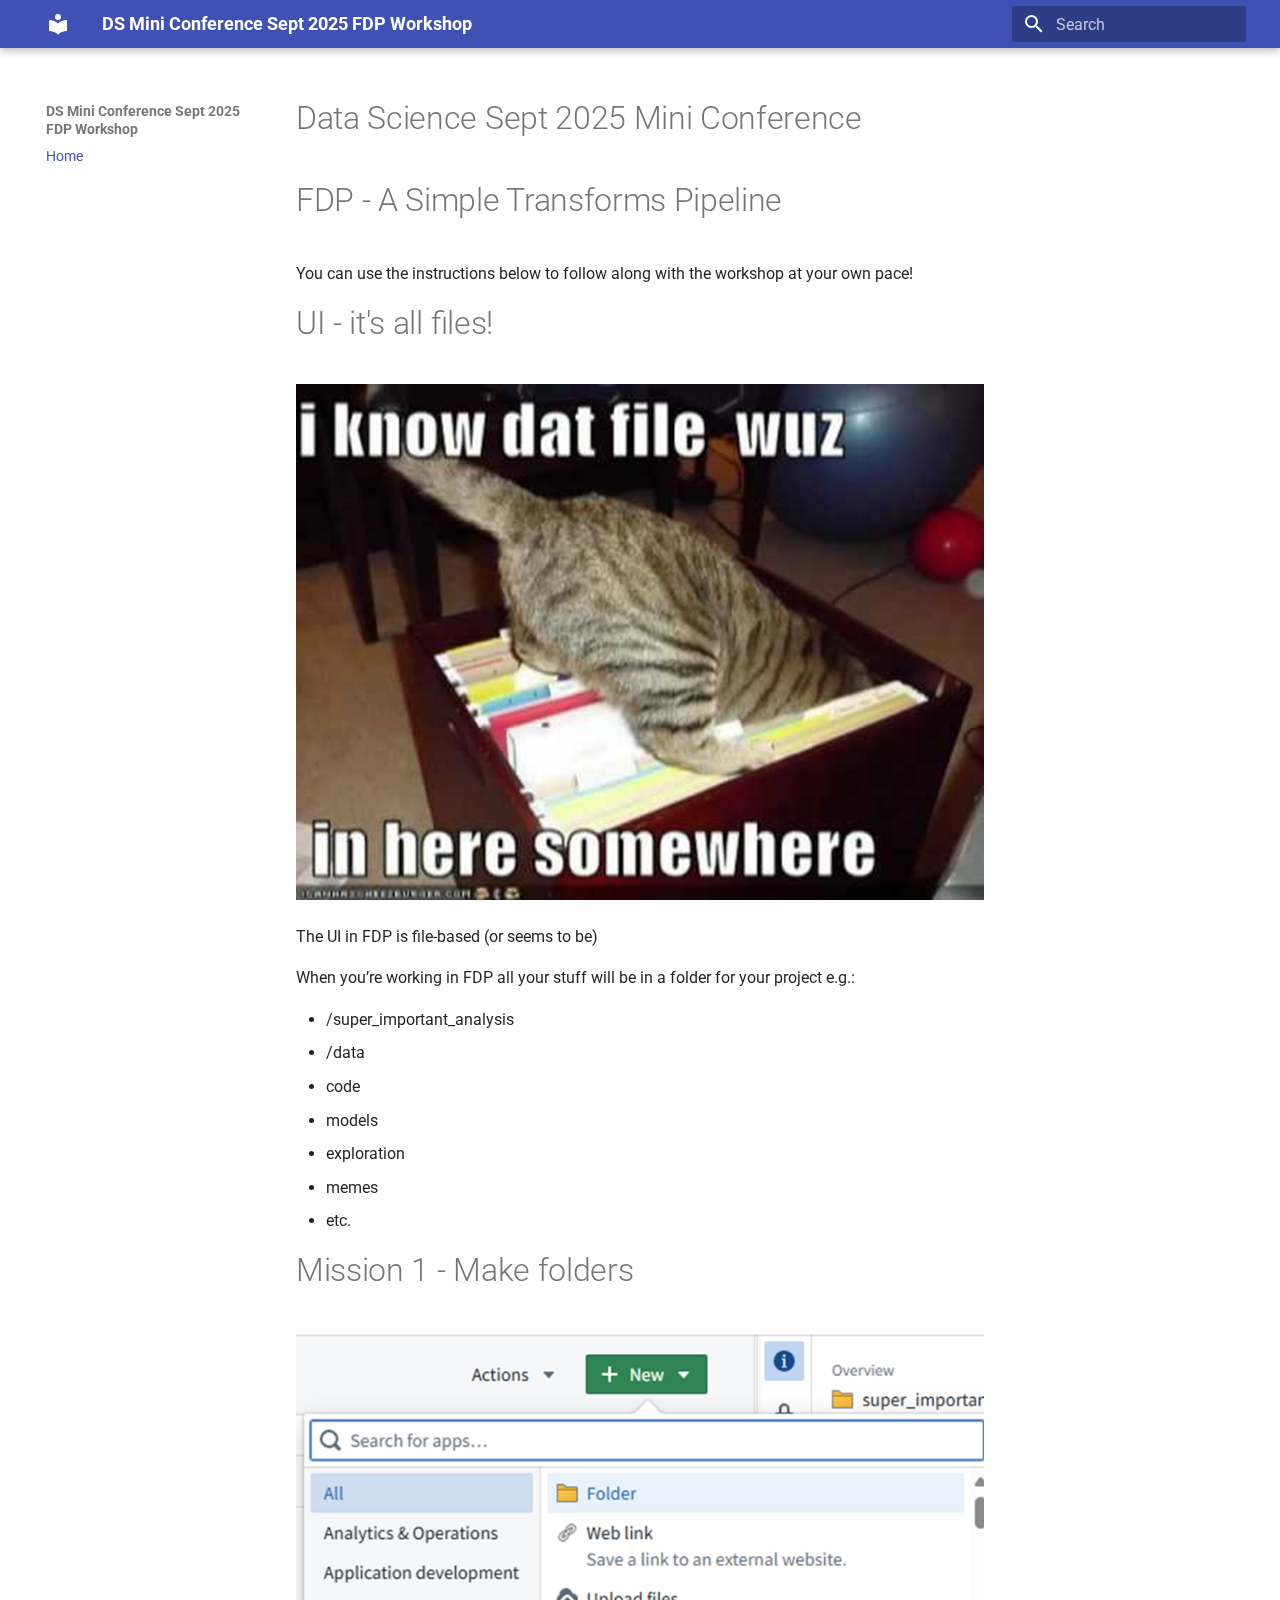
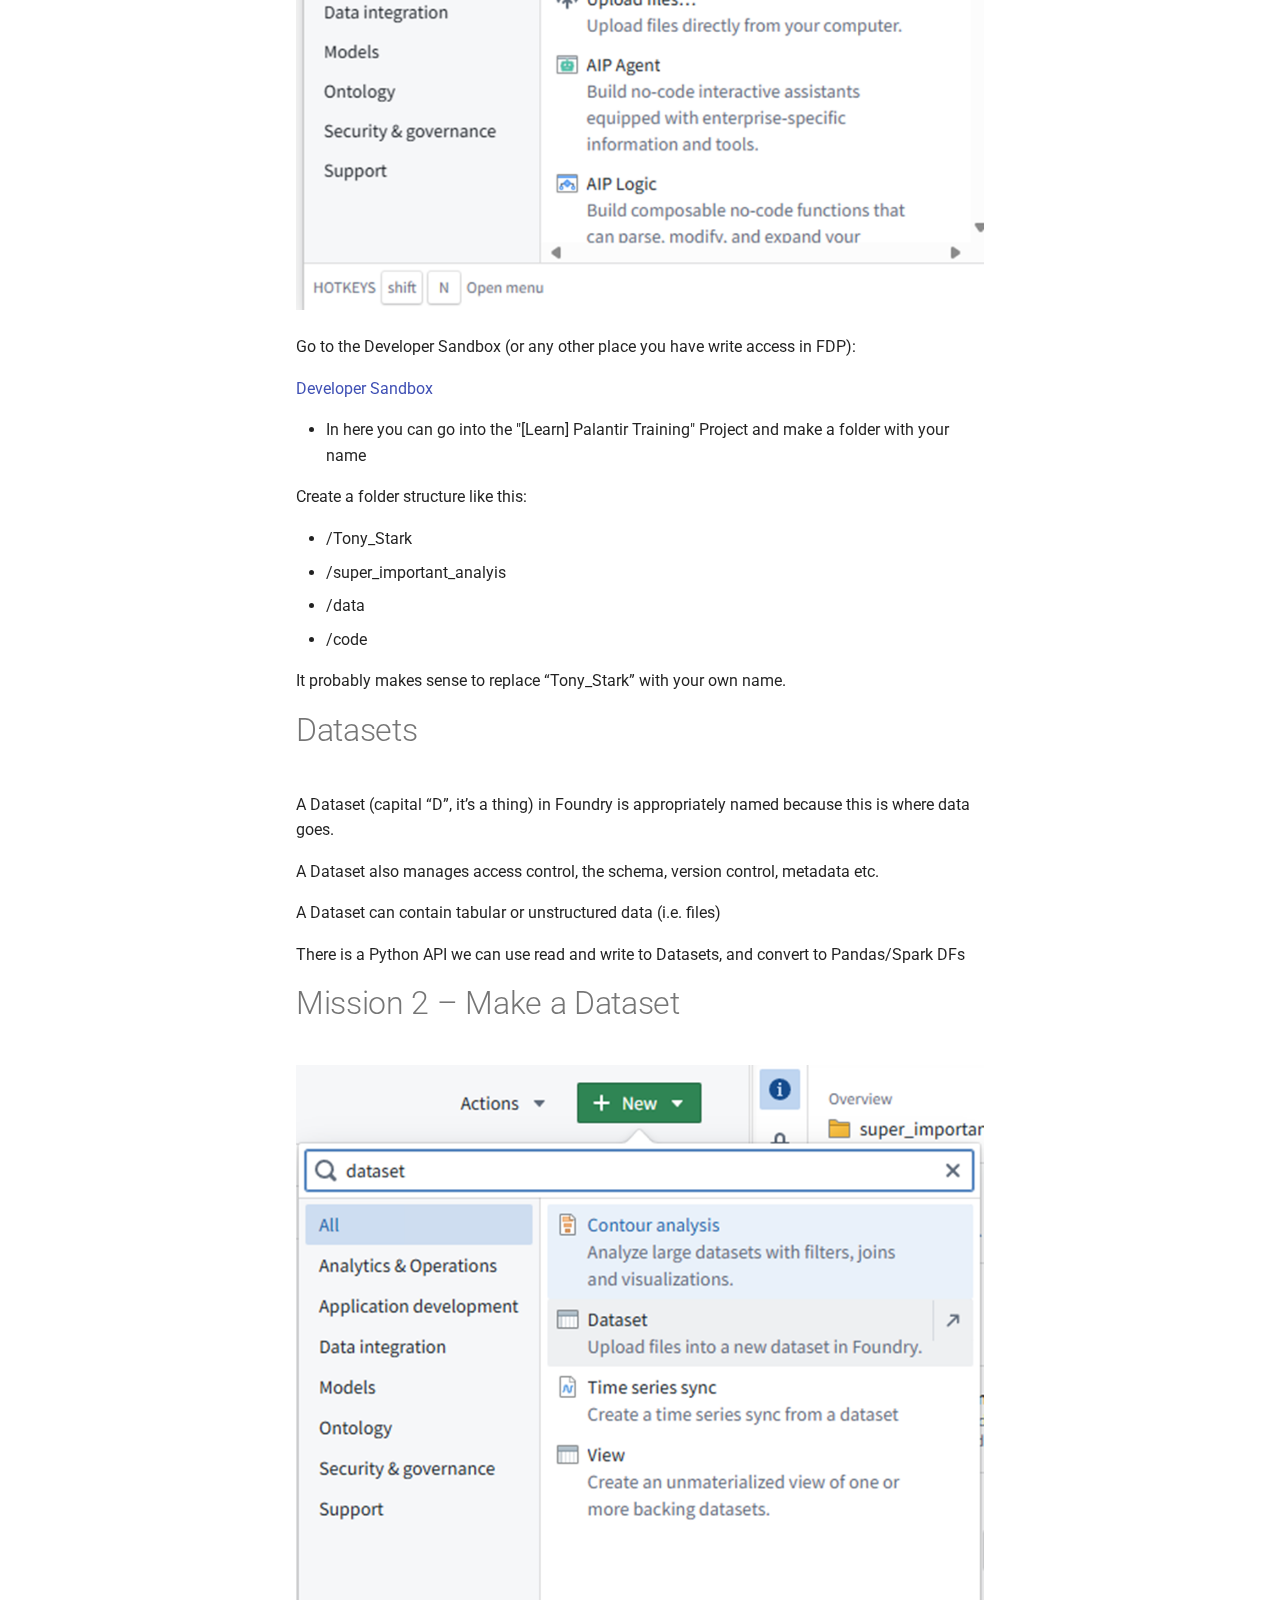
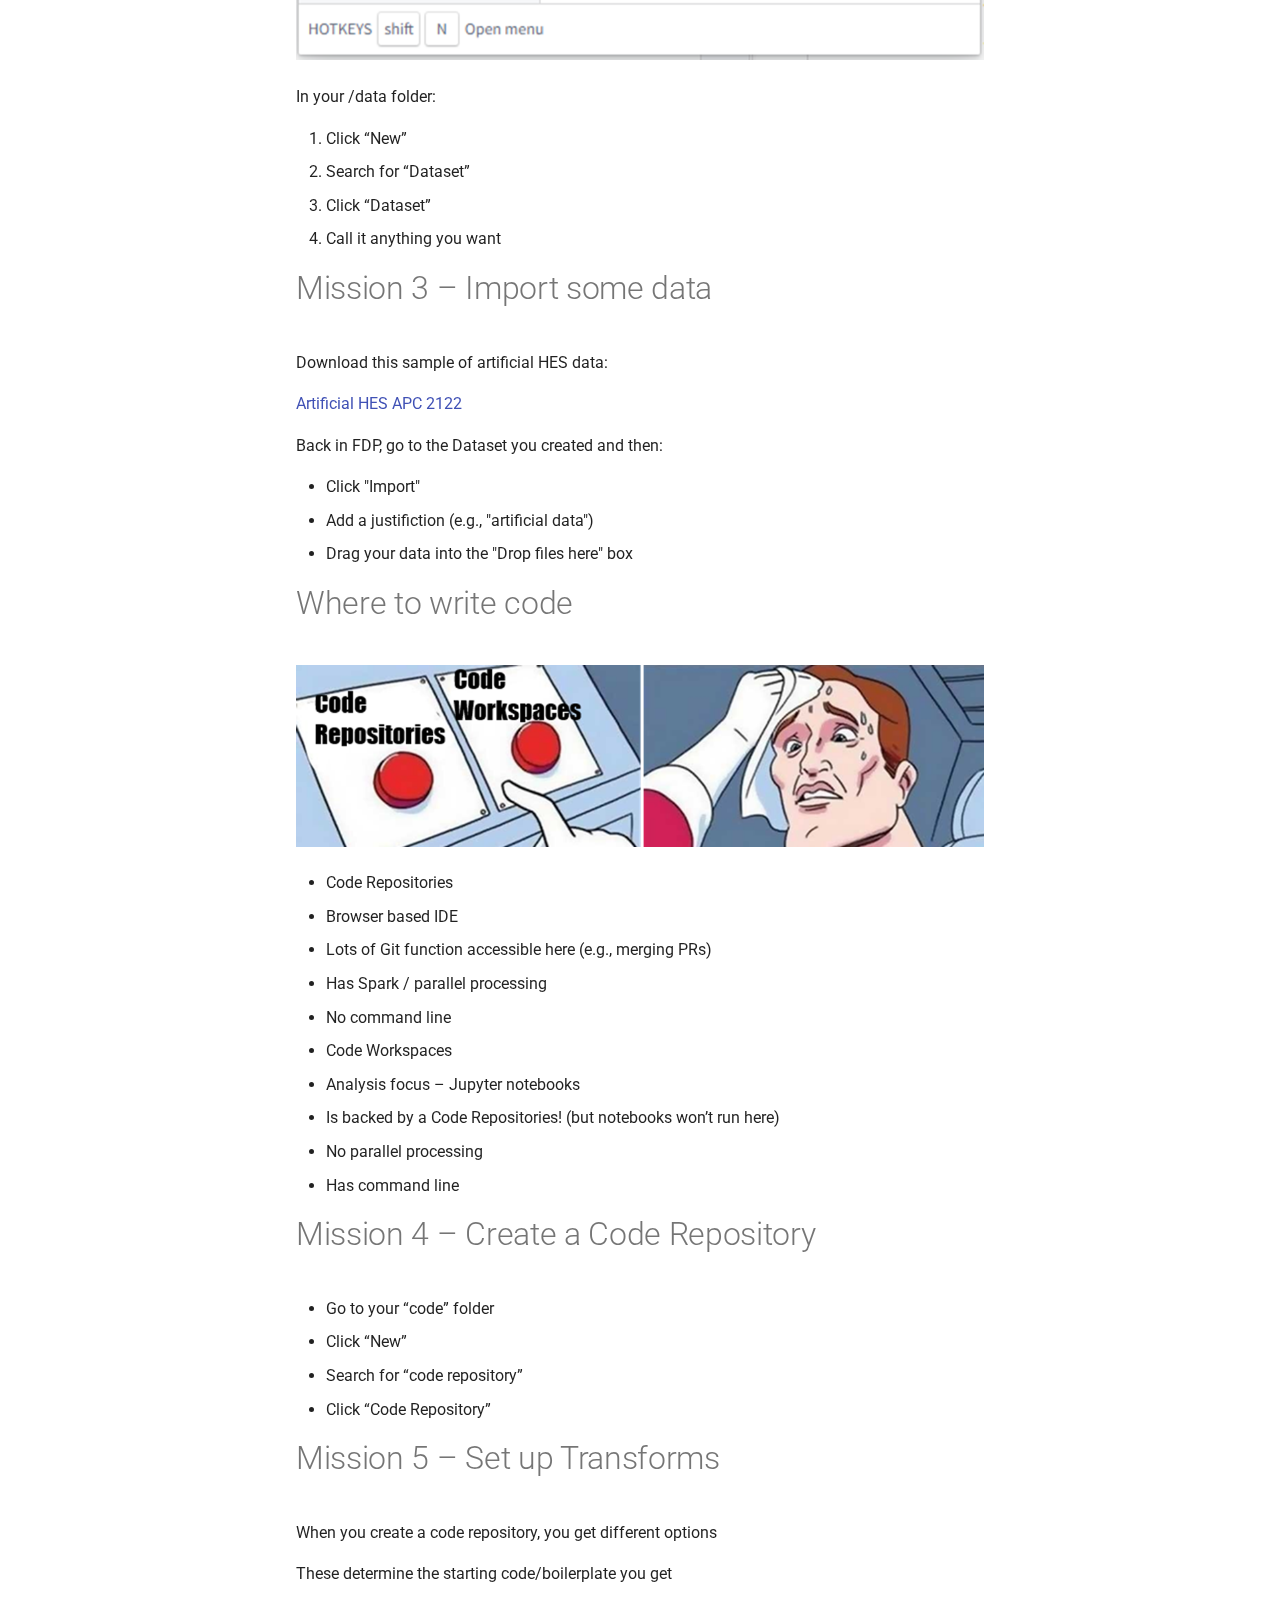
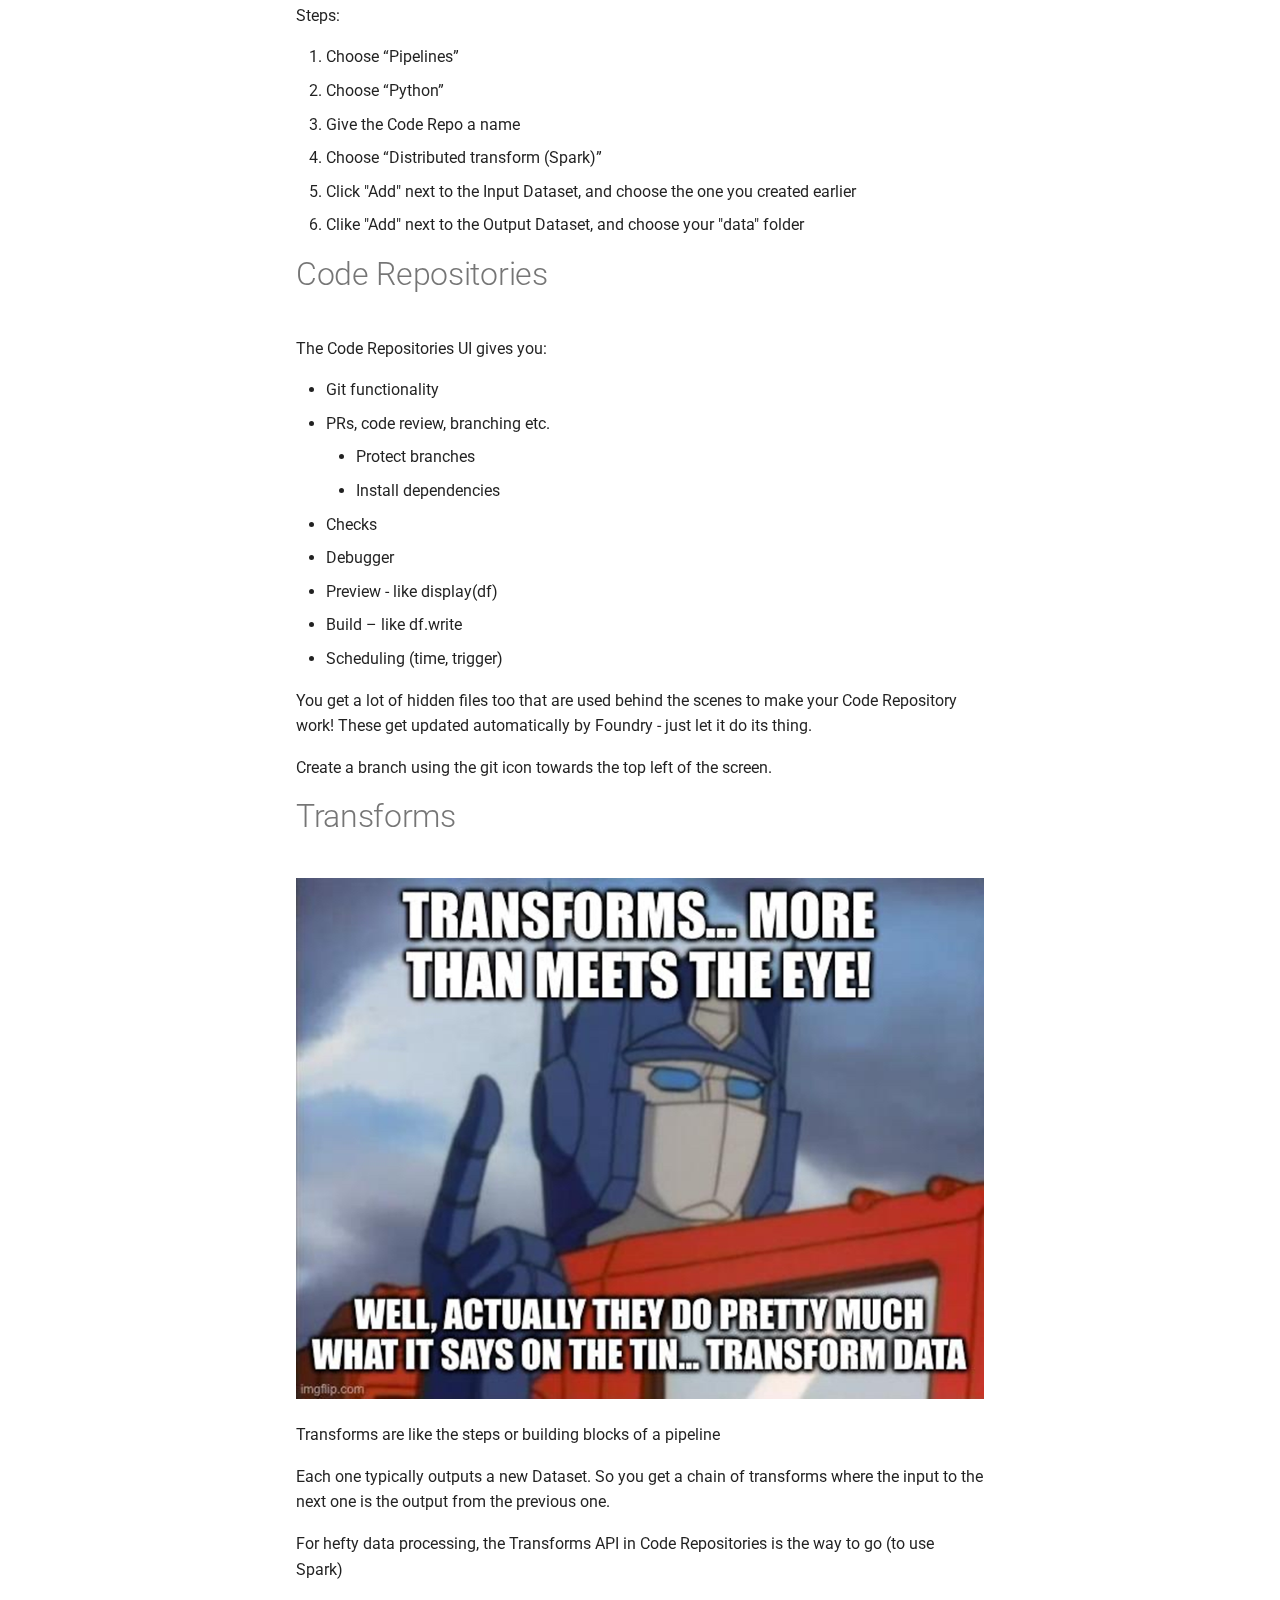
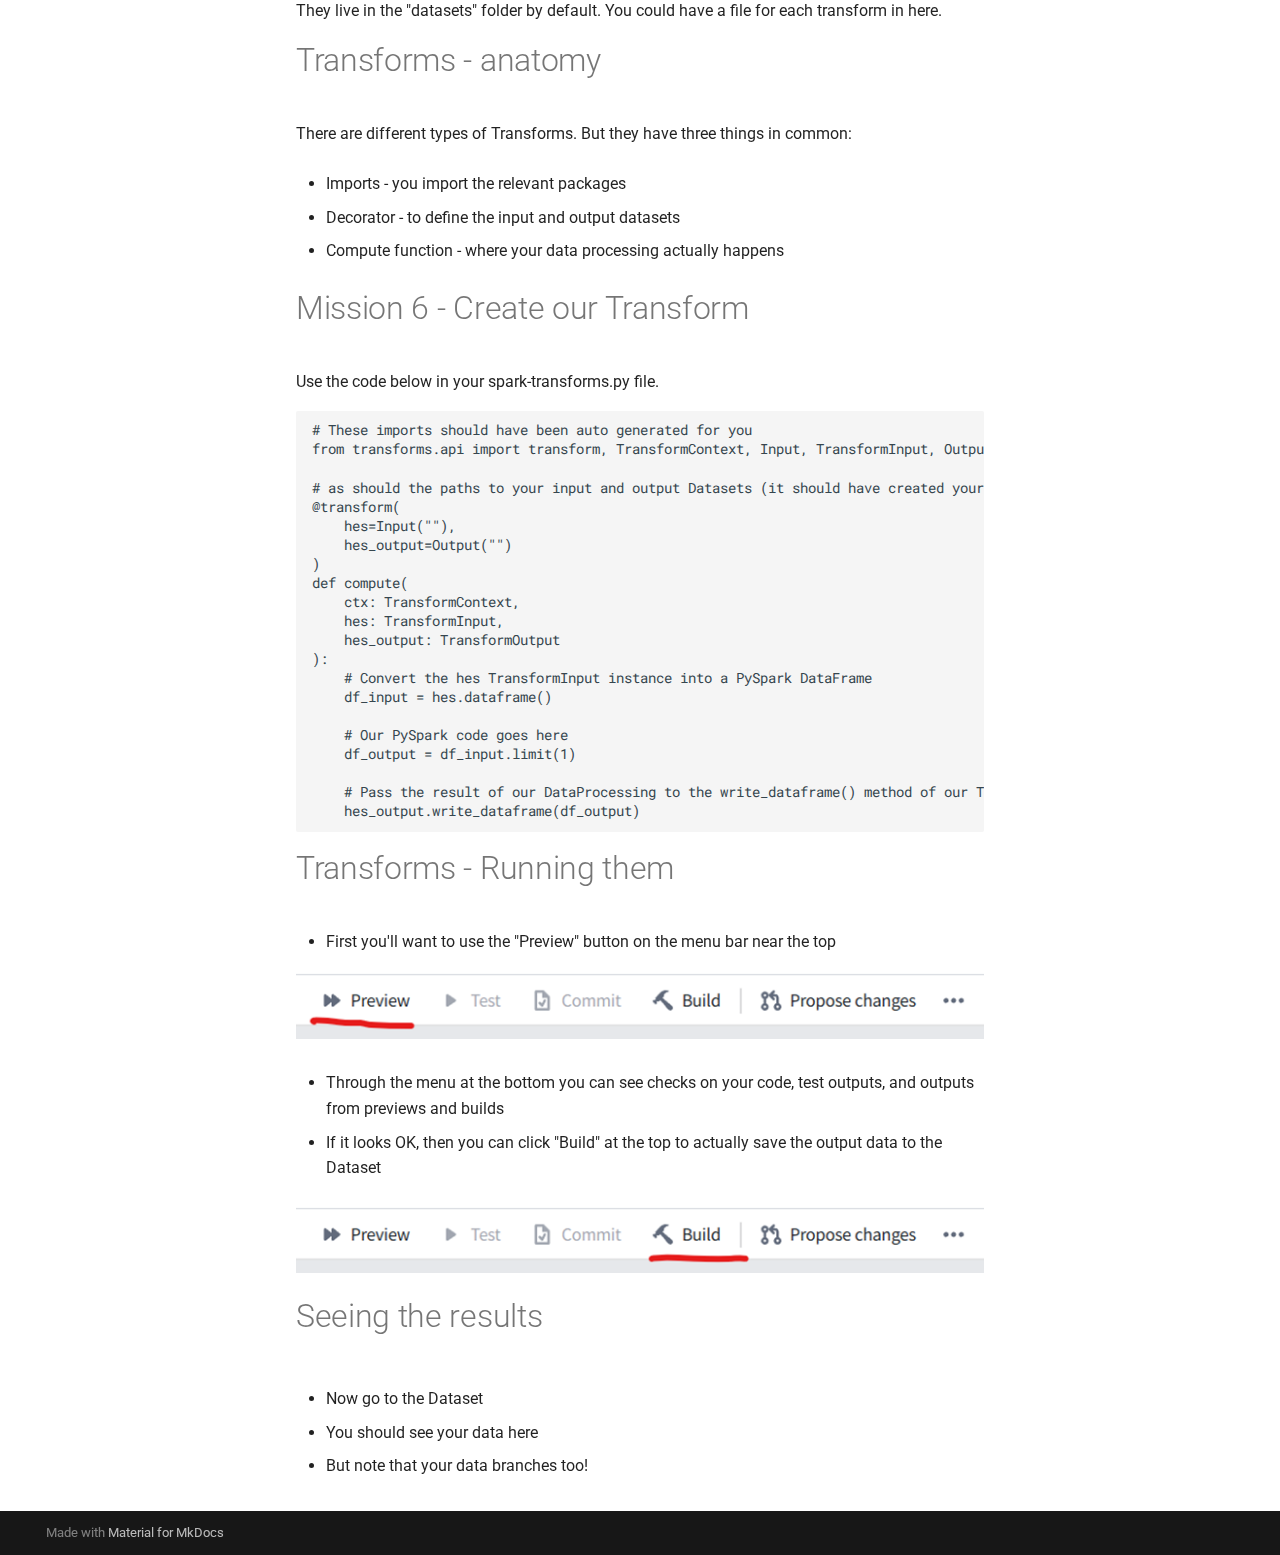
<file: index.html>
<!doctype html>
<html lang="en" class="no-js">
  <head>
    
      <meta charset="utf-8">
      <meta name="viewport" content="width=device-width,initial-scale=1">
      
      
      
      
      
      
      <link rel="icon" href="assets/images/favicon.png">
      <meta name="generator" content="mkdocs-1.6.1, mkdocs-material-9.6.19">
    
    
      
        <title>DS Mini Conference Sept 2025 FDP Workshop</title>
      
    
    
      <link rel="stylesheet" href="assets/stylesheets/main.7e37652d.min.css">
      
      


    
    
      
    
    
      
        
        
        <link rel="preconnect" href="https://fonts.gstatic.com" crossorigin>
        <link rel="stylesheet" href="https://fonts.googleapis.com/css?family=Roboto:300,300i,400,400i,700,700i%7CRoboto+Mono:400,400i,700,700i&display=fallback">
        <style>:root{--md-text-font:"Roboto";--md-code-font:"Roboto Mono"}</style>
      
    
    
    <script>__md_scope=new URL(".",location),__md_hash=e=>[...e].reduce(((e,_)=>(e<<5)-e+_.charCodeAt(0)),0),__md_get=(e,_=localStorage,t=__md_scope)=>JSON.parse(_.getItem(t.pathname+"."+e)),__md_set=(e,_,t=localStorage,a=__md_scope)=>{try{t.setItem(a.pathname+"."+e,JSON.stringify(_))}catch(e){}}</script>
    
      

    
    
    
  </head>
  
  
    <body dir="ltr">
  
    
    <input class="md-toggle" data-md-toggle="drawer" type="checkbox" id="__drawer" autocomplete="off">
    <input class="md-toggle" data-md-toggle="search" type="checkbox" id="__search" autocomplete="off">
    <label class="md-overlay" for="__drawer"></label>
    <div data-md-component="skip">
      
        
        <a href="#data-science-sept-2025-mini-conference" class="md-skip">
          Skip to content
        </a>
      
    </div>
    <div data-md-component="announce">
      
    </div>
    
    
      

  

<header class="md-header md-header--shadow" data-md-component="header">
  <nav class="md-header__inner md-grid" aria-label="Header">
    <a href="." title="DS Mini Conference Sept 2025 FDP Workshop" class="md-header__button md-logo" aria-label="DS Mini Conference Sept 2025 FDP Workshop" data-md-component="logo">
      
  
  <svg xmlns="http://www.w3.org/2000/svg" viewBox="0 0 24 24"><path d="M12 8a3 3 0 0 0 3-3 3 3 0 0 0-3-3 3 3 0 0 0-3 3 3 3 0 0 0 3 3m0 3.54C9.64 9.35 6.5 8 3 8v11c3.5 0 6.64 1.35 9 3.54 2.36-2.19 5.5-3.54 9-3.54V8c-3.5 0-6.64 1.35-9 3.54"/></svg>

    </a>
    <label class="md-header__button md-icon" for="__drawer">
      
      <svg xmlns="http://www.w3.org/2000/svg" viewBox="0 0 24 24"><path d="M3 6h18v2H3zm0 5h18v2H3zm0 5h18v2H3z"/></svg>
    </label>
    <div class="md-header__title" data-md-component="header-title">
      <div class="md-header__ellipsis">
        <div class="md-header__topic">
          <span class="md-ellipsis">
            DS Mini Conference Sept 2025 FDP Workshop
          </span>
        </div>
        <div class="md-header__topic" data-md-component="header-topic">
          <span class="md-ellipsis">
            
              Home
            
          </span>
        </div>
      </div>
    </div>
    
    
      <script>var palette=__md_get("__palette");if(palette&&palette.color){if("(prefers-color-scheme)"===palette.color.media){var media=matchMedia("(prefers-color-scheme: light)"),input=document.querySelector(media.matches?"[data-md-color-media='(prefers-color-scheme: light)']":"[data-md-color-media='(prefers-color-scheme: dark)']");palette.color.media=input.getAttribute("data-md-color-media"),palette.color.scheme=input.getAttribute("data-md-color-scheme"),palette.color.primary=input.getAttribute("data-md-color-primary"),palette.color.accent=input.getAttribute("data-md-color-accent")}for(var[key,value]of Object.entries(palette.color))document.body.setAttribute("data-md-color-"+key,value)}</script>
    
    
    
      
      
        <label class="md-header__button md-icon" for="__search">
          
          <svg xmlns="http://www.w3.org/2000/svg" viewBox="0 0 24 24"><path d="M9.5 3A6.5 6.5 0 0 1 16 9.5c0 1.61-.59 3.09-1.56 4.23l.27.27h.79l5 5-1.5 1.5-5-5v-.79l-.27-.27A6.52 6.52 0 0 1 9.5 16 6.5 6.5 0 0 1 3 9.5 6.5 6.5 0 0 1 9.5 3m0 2C7 5 5 7 5 9.5S7 14 9.5 14 14 12 14 9.5 12 5 9.5 5"/></svg>
        </label>
        <div class="md-search" data-md-component="search" role="dialog">
  <label class="md-search__overlay" for="__search"></label>
  <div class="md-search__inner" role="search">
    <form class="md-search__form" name="search">
      <input type="text" class="md-search__input" name="query" aria-label="Search" placeholder="Search" autocapitalize="off" autocorrect="off" autocomplete="off" spellcheck="false" data-md-component="search-query" required>
      <label class="md-search__icon md-icon" for="__search">
        
        <svg xmlns="http://www.w3.org/2000/svg" viewBox="0 0 24 24"><path d="M9.5 3A6.5 6.5 0 0 1 16 9.5c0 1.61-.59 3.09-1.56 4.23l.27.27h.79l5 5-1.5 1.5-5-5v-.79l-.27-.27A6.52 6.52 0 0 1 9.5 16 6.5 6.5 0 0 1 3 9.5 6.5 6.5 0 0 1 9.5 3m0 2C7 5 5 7 5 9.5S7 14 9.5 14 14 12 14 9.5 12 5 9.5 5"/></svg>
        
        <svg xmlns="http://www.w3.org/2000/svg" viewBox="0 0 24 24"><path d="M20 11v2H8l5.5 5.5-1.42 1.42L4.16 12l7.92-7.92L13.5 5.5 8 11z"/></svg>
      </label>
      <nav class="md-search__options" aria-label="Search">
        
        <button type="reset" class="md-search__icon md-icon" title="Clear" aria-label="Clear" tabindex="-1">
          
          <svg xmlns="http://www.w3.org/2000/svg" viewBox="0 0 24 24"><path d="M19 6.41 17.59 5 12 10.59 6.41 5 5 6.41 10.59 12 5 17.59 6.41 19 12 13.41 17.59 19 19 17.59 13.41 12z"/></svg>
        </button>
      </nav>
      
    </form>
    <div class="md-search__output">
      <div class="md-search__scrollwrap" tabindex="0" data-md-scrollfix>
        <div class="md-search-result" data-md-component="search-result">
          <div class="md-search-result__meta">
            Initializing search
          </div>
          <ol class="md-search-result__list" role="presentation"></ol>
        </div>
      </div>
    </div>
  </div>
</div>
      
    
    
  </nav>
  
</header>
    
    <div class="md-container" data-md-component="container">
      
      
        
          
        
      
      <main class="md-main" data-md-component="main">
        <div class="md-main__inner md-grid">
          
            
              
              <div class="md-sidebar md-sidebar--primary" data-md-component="sidebar" data-md-type="navigation" >
                <div class="md-sidebar__scrollwrap">
                  <div class="md-sidebar__inner">
                    



<nav class="md-nav md-nav--primary" aria-label="Navigation" data-md-level="0">
  <label class="md-nav__title" for="__drawer">
    <a href="." title="DS Mini Conference Sept 2025 FDP Workshop" class="md-nav__button md-logo" aria-label="DS Mini Conference Sept 2025 FDP Workshop" data-md-component="logo">
      
  
  <svg xmlns="http://www.w3.org/2000/svg" viewBox="0 0 24 24"><path d="M12 8a3 3 0 0 0 3-3 3 3 0 0 0-3-3 3 3 0 0 0-3 3 3 3 0 0 0 3 3m0 3.54C9.64 9.35 6.5 8 3 8v11c3.5 0 6.64 1.35 9 3.54 2.36-2.19 5.5-3.54 9-3.54V8c-3.5 0-6.64 1.35-9 3.54"/></svg>

    </a>
    DS Mini Conference Sept 2025 FDP Workshop
  </label>
  
  <ul class="md-nav__list" data-md-scrollfix>
    
      
      
  
  
    
  
  
  
    <li class="md-nav__item md-nav__item--active">
      
      <input class="md-nav__toggle md-toggle" type="checkbox" id="__toc">
      
      
        
      
      
      <a href="." class="md-nav__link md-nav__link--active">
        
  
  
  <span class="md-ellipsis">
    Home
    
  </span>
  

      </a>
      
    </li>
  

    
  </ul>
</nav>
                  </div>
                </div>
              </div>
            
            
              
              <div class="md-sidebar md-sidebar--secondary" data-md-component="sidebar" data-md-type="toc" >
                <div class="md-sidebar__scrollwrap">
                  <div class="md-sidebar__inner">
                    

<nav class="md-nav md-nav--secondary" aria-label="Table of contents">
  
  
  
    
  
  
</nav>
                  </div>
                </div>
              </div>
            
          
          
            <div class="md-content" data-md-component="content">
              <article class="md-content__inner md-typeset">
                
                  



<h1 id="data-science-sept-2025-mini-conference">Data Science Sept 2025 Mini Conference<a class="headerlink" href="#data-science-sept-2025-mini-conference" title="Permanent link">&para;</a></h1>
<h1 id="fdp-a-simple-transforms-pipeline">FDP - A Simple Transforms Pipeline<a class="headerlink" href="#fdp-a-simple-transforms-pipeline" title="Permanent link">&para;</a></h1>
<p>You can use the instructions below to follow along with the workshop at your own pace!</p>
<h1 id="ui-its-all-files">UI - it's all files!<a class="headerlink" href="#ui-its-all-files" title="Permanent link">&para;</a></h1>
<p><img alt="Image of cat stuck in filing cabinet" src="images/ui.png" /></p>
<p>The UI in FDP is file-based (or seems to be)</p>
<p>When you’re working in FDP all your stuff will be in a folder for your project e.g.:</p>
<ul>
<li>/super_important_analysis</li>
<li>/data</li>
<li>code</li>
<li>models</li>
<li>exploration</li>
<li>memes</li>
<li>etc.</li>
</ul>
<h1 id="mission-1-make-folders">Mission 1 - Make folders<a class="headerlink" href="#mission-1-make-folders" title="Permanent link">&para;</a></h1>
<p><img alt="Image of how to create folders" src="images/make-folders.png" /></p>
<p>Go to the Developer Sandbox (or any other place you have write access in FDP):</p>
<p><a href="https://developersandbox.federateddataplatform.nhs.uk/workspace/compass/view/ri.compass.main.folder.05afda06-2d9f-479f-9299-005d31df0dfe">Developer Sandbox</a></p>
<ul>
<li>In here you can go into the "[Learn] Palantir Training" Project and make a folder with your name</li>
</ul>
<p>Create a folder structure like this:</p>
<ul>
<li>/Tony_Stark</li>
<li>/super_important_analyis</li>
<li>/data</li>
<li>/code</li>
</ul>
<p>It probably makes sense to replace “Tony_Stark” with your own name.</p>
<h1 id="datasets">Datasets<a class="headerlink" href="#datasets" title="Permanent link">&para;</a></h1>
<p>A Dataset (capital “D”, it’s a thing) in Foundry is appropriately named because this is where data goes. </p>
<p>A Dataset also manages access control, the schema, version control, metadata etc.</p>
<p>A Dataset can contain tabular or unstructured data (i.e. files)</p>
<p>There is a Python API we can use read and write to Datasets, and convert to Pandas/Spark DFs</p>
<h1 id="mission-2-make-a-dataset">Mission 2 – Make a Dataset<a class="headerlink" href="#mission-2-make-a-dataset" title="Permanent link">&para;</a></h1>
<p><img alt="Image of how to create Datasets" src="images/make-dataset.png" /></p>
<p>In your /data folder:</p>
<ol>
<li>Click “New”</li>
<li>Search for “Dataset”</li>
<li>Click “Dataset”</li>
<li>Call it anything you want</li>
</ol>
<h1 id="mission-3-import-some-data">Mission 3 – Import some data<a class="headerlink" href="#mission-3-import-some-data" title="Permanent link">&para;</a></h1>
<p>Download this sample of artificial HES data:</p>
<p><a href="data/artificial_hes_apc_2122.csv">Artificial HES APC 2122</a></p>
<p>Back in FDP, go to the Dataset you created and then: </p>
<ul>
<li>Click "Import"</li>
<li>Add a justifiction (e.g., "artificial data")</li>
<li>Drag your data into the "Drop files here" box</li>
</ul>
<h1 id="where-to-write-code">Where to write code<a class="headerlink" href="#where-to-write-code" title="Permanent link">&para;</a></h1>
<p><img alt="meme of man who can't decide between Code Repositories" src="images/code-repos-workspaces-meme.png" /></p>
<ul>
<li>Code Repositories</li>
<li>Browser based IDE</li>
<li>Lots of Git function accessible here (e.g., merging PRs)</li>
<li>Has Spark / parallel processing</li>
<li>
<p>No command line</p>
</li>
<li>
<p>Code Workspaces</p>
</li>
<li>Analysis focus – Jupyter notebooks</li>
<li>Is backed by a Code Repositories! (but notebooks won’t run here)</li>
<li>No parallel processing</li>
<li>Has command line</li>
</ul>
<h1 id="mission-4-create-a-code-repository">Mission 4 – Create a Code Repository<a class="headerlink" href="#mission-4-create-a-code-repository" title="Permanent link">&para;</a></h1>
<ul>
<li>Go to your “code” folder</li>
<li>Click “New”</li>
<li>Search for “code repository”</li>
<li>Click “Code Repository”</li>
</ul>
<h1 id="mission-5-set-up-transforms">Mission 5 – Set up Transforms<a class="headerlink" href="#mission-5-set-up-transforms" title="Permanent link">&para;</a></h1>
<p>When you create a code repository, you get different options</p>
<p>These determine the starting code/boilerplate you get</p>
<p>Steps:</p>
<ol>
<li>Choose “Pipelines”</li>
<li>Choose “Python”</li>
<li>Give the Code Repo a name</li>
<li>Choose “Distributed transform (Spark)”</li>
<li>Click "Add" next to the Input Dataset, and choose the one you created earlier</li>
<li>Clike "Add" next to the Output Dataset, and choose your "data" folder</li>
</ol>
<h1 id="code-repositories">Code Repositories<a class="headerlink" href="#code-repositories" title="Permanent link">&para;</a></h1>
<p>The Code Repositories UI gives you:</p>
<ul>
<li>Git functionality</li>
<li>PRs, code review, branching etc.<ul>
<li>Protect branches</li>
<li>Install dependencies</li>
</ul>
</li>
<li>Checks</li>
<li>Debugger</li>
<li>Preview - like display(df)</li>
<li>Build – like df.write</li>
<li>Scheduling (time, trigger)</li>
</ul>
<p>You get a lot of hidden files too that are used behind the scenes to make your Code Repository work! 
These get updated automatically by Foundry - just let it do its thing.</p>
<p>Create a branch using the git icon towards the top left of the screen.</p>
<h1 id="transforms">Transforms<a class="headerlink" href="#transforms" title="Permanent link">&para;</a></h1>
<p><img alt="Meme - Optimus Prime, caption &quot;Transforms - More than meets the eye! Well, acutally, they do pretty much what they say on the tin... transform data" src="images/transforms-meme.png" /></p>
<p>Transforms are like the steps or building blocks of a pipeline</p>
<p>Each one typically outputs a new Dataset. So you get a chain of transforms where the input to the next one is the output from the previous one.</p>
<p>For hefty data processing, the Transforms API in Code Repositories is the way to go (to use Spark)</p>
<p>They live in the "datasets" folder by default. You could have a file for each transform in here.</p>
<h1 id="transforms-anatomy">Transforms - anatomy<a class="headerlink" href="#transforms-anatomy" title="Permanent link">&para;</a></h1>
<p>There are different types of Transforms. But they have three things in common:</p>
<ul>
<li>
<p>Imports - you import the relevant packages</p>
</li>
<li>
<p>Decorator - to define the input and output datasets</p>
</li>
<li>
<p>Compute function - where your data processing actually happens</p>
</li>
</ul>
<h1 id="mission-6-create-our-transform">Mission 6 - Create our Transform<a class="headerlink" href="#mission-6-create-our-transform" title="Permanent link">&para;</a></h1>
<p>Use the code below in your spark-transforms.py file.</p>
<div class="codehilite"><pre><span></span><code><span class="c1"># These imports should have been auto generated for you</span>
<span class="kn">from</span><span class="w"> </span><span class="nn">transforms.api</span><span class="w"> </span><span class="kn">import</span> <span class="n">transform</span><span class="p">,</span> <span class="n">TransformContext</span><span class="p">,</span> <span class="n">Input</span><span class="p">,</span> <span class="n">TransformInput</span><span class="p">,</span> <span class="n">Output</span><span class="p">,</span> <span class="n">TransformOutput</span>

<span class="c1"># as should the paths to your input and output Datasets (it should have created your output Dataset based on the path and name you gave earlier)</span>
<span class="nd">@transform</span><span class="p">(</span>
    <span class="n">hes</span><span class="o">=</span><span class="n">Input</span><span class="p">(</span><span class="s2">&quot;&quot;</span><span class="p">),</span>
    <span class="n">hes_output</span><span class="o">=</span><span class="n">Output</span><span class="p">(</span><span class="s2">&quot;&quot;</span><span class="p">)</span>
<span class="p">)</span>
<span class="k">def</span><span class="w"> </span><span class="nf">compute</span><span class="p">(</span>
    <span class="n">ctx</span><span class="p">:</span> <span class="n">TransformContext</span><span class="p">,</span> 
    <span class="n">hes</span><span class="p">:</span> <span class="n">TransformInput</span><span class="p">,</span> 
    <span class="n">hes_output</span><span class="p">:</span> <span class="n">TransformOutput</span>
<span class="p">):</span>
    <span class="c1"># Convert the hes TransformInput instance into a PySpark DataFrame</span>
    <span class="n">df_input</span> <span class="o">=</span> <span class="n">hes</span><span class="o">.</span><span class="n">dataframe</span><span class="p">()</span>

    <span class="c1"># Our PySpark code goes here</span>
    <span class="n">df_output</span> <span class="o">=</span> <span class="n">df_input</span><span class="o">.</span><span class="n">limit</span><span class="p">(</span><span class="mi">1</span><span class="p">)</span>

    <span class="c1"># Pass the result of our DataProcessing to the write_dataframe() method of our TransformOutput instance</span>
    <span class="n">hes_output</span><span class="o">.</span><span class="n">write_dataframe</span><span class="p">(</span><span class="n">df_output</span><span class="p">)</span>
</code></pre></div>

<h1 id="transforms-running-them">Transforms - Running them<a class="headerlink" href="#transforms-running-them" title="Permanent link">&para;</a></h1>
<ul>
<li>First you'll want to use the "Preview" button on the menu bar near the top</li>
</ul>
<p><img alt="Image showing where the &quot;Preview&quot; button is" src="images/preview.png" /></p>
<ul>
<li>
<p>Through the menu at the bottom you can see checks on your code, test outputs, and outputs from previews and builds</p>
</li>
<li>
<p>If it looks OK, then you can click "Build" at the top to actually save the output data to the Dataset</p>
</li>
</ul>
<p><img alt="Image showing where the &quot;Build&quot; button is" src="images/build.png" /></p>
<h1 id="seeing-the-results">Seeing the results<a class="headerlink" href="#seeing-the-results" title="Permanent link">&para;</a></h1>
<ul>
<li>
<p>Now go to the Dataset</p>
</li>
<li>
<p>You should see your data here</p>
</li>
<li>
<p>But note that your data branches too!</p>
</li>
</ul>












                
              </article>
            </div>
          
          
<script>var target=document.getElementById(location.hash.slice(1));target&&target.name&&(target.checked=target.name.startsWith("__tabbed_"))</script>
        </div>
        
      </main>
      
        <footer class="md-footer">
  
  <div class="md-footer-meta md-typeset">
    <div class="md-footer-meta__inner md-grid">
      <div class="md-copyright">
  
  
    Made with
    <a href="https://squidfunk.github.io/mkdocs-material/" target="_blank" rel="noopener">
      Material for MkDocs
    </a>
  
</div>
      
    </div>
  </div>
</footer>
      
    </div>
    <div class="md-dialog" data-md-component="dialog">
      <div class="md-dialog__inner md-typeset"></div>
    </div>
    
    
    
      
      <script id="__config" type="application/json">{"base": ".", "features": [], "search": "assets/javascripts/workers/search.973d3a69.min.js", "tags": null, "translations": {"clipboard.copied": "Copied to clipboard", "clipboard.copy": "Copy to clipboard", "search.result.more.one": "1 more on this page", "search.result.more.other": "# more on this page", "search.result.none": "No matching documents", "search.result.one": "1 matching document", "search.result.other": "# matching documents", "search.result.placeholder": "Type to start searching", "search.result.term.missing": "Missing", "select.version": "Select version"}, "version": null}</script>
    
    
      <script src="assets/javascripts/bundle.92b07e13.min.js"></script>
      
    
  </body>
</html>
</file>
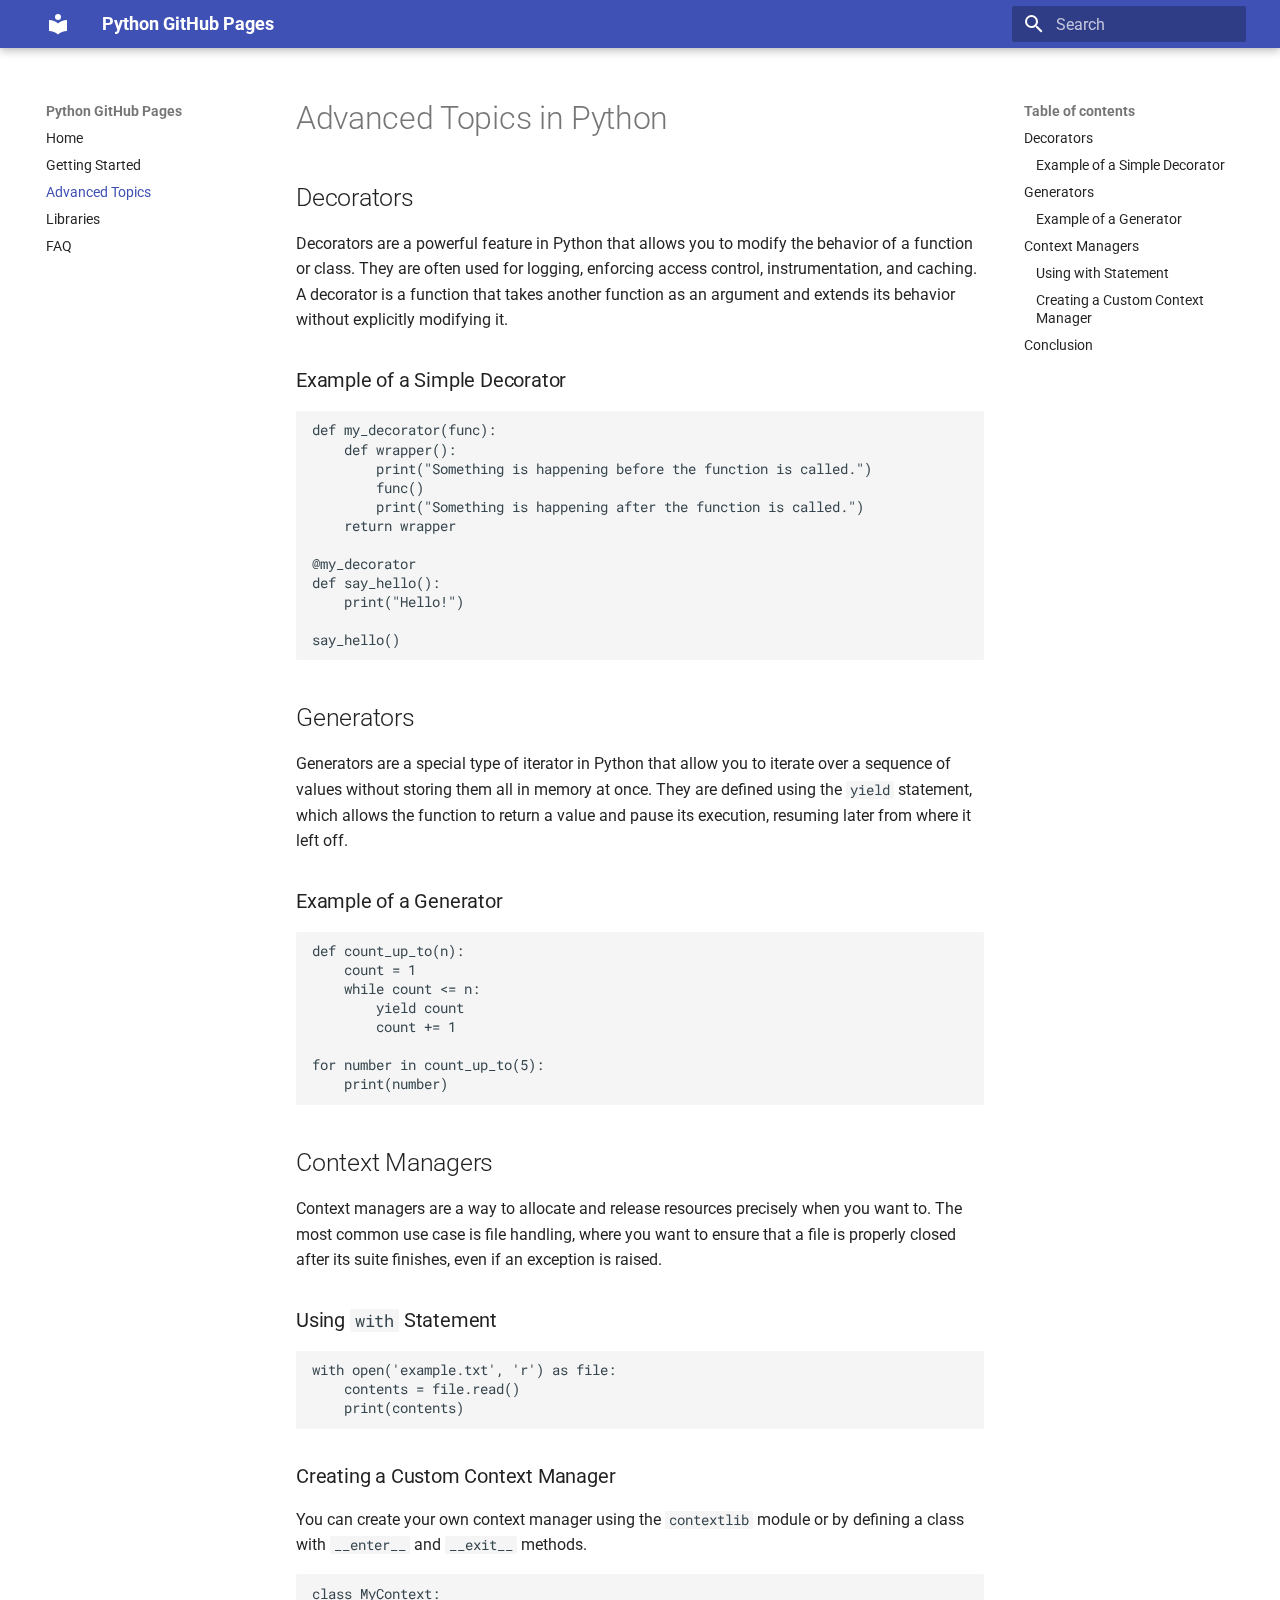
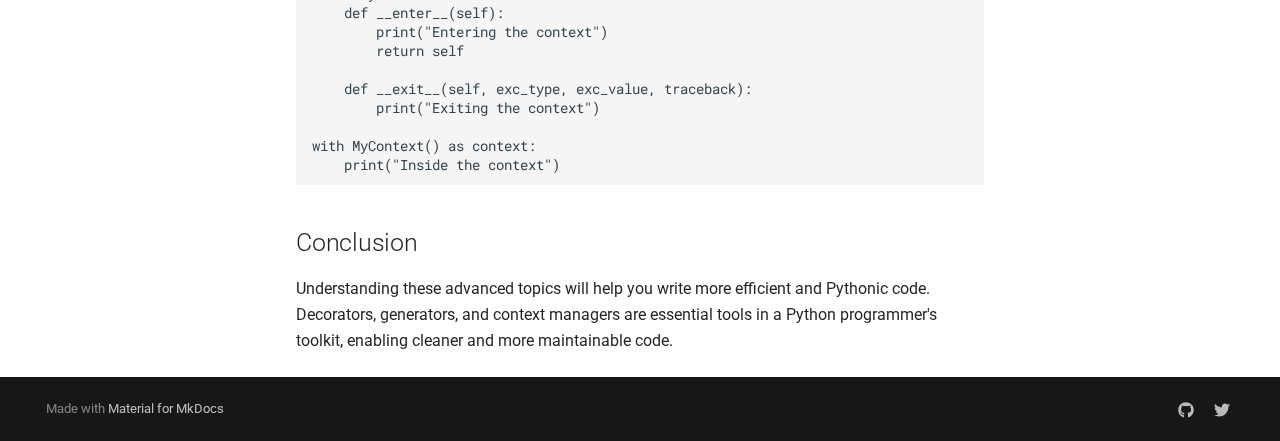
<file: advanced-topics/index.html>
<!doctype html>
<html lang="en" class="no-js">
  <head>
    
      <meta charset="utf-8">
      <meta name="viewport" content="width=device-width,initial-scale=1">
      
      
      
      
        <link rel="prev" href="../getting-started/">
      
      
        <link rel="next" href="../libraries/">
      
      
      <link rel="icon" href="../assets/images/favicon.png">
      <meta name="generator" content="mkdocs-1.6.1, mkdocs-material-9.6.19">
    
    
      
        <title>Advanced Topics - Python GitHub Pages</title>
      
    
    
      <link rel="stylesheet" href="../assets/stylesheets/main.7e37652d.min.css">
      
      


    
    
      
    
    
      
        
        
        <link rel="preconnect" href="https://fonts.gstatic.com" crossorigin>
        <link rel="stylesheet" href="https://fonts.googleapis.com/css?family=Roboto:300,300i,400,400i,700,700i%7CRoboto+Mono:400,400i,700,700i&display=fallback">
        <style>:root{--md-text-font:"Roboto";--md-code-font:"Roboto Mono"}</style>
      
    
    
    <script>__md_scope=new URL("..",location),__md_hash=e=>[...e].reduce(((e,_)=>(e<<5)-e+_.charCodeAt(0)),0),__md_get=(e,_=localStorage,t=__md_scope)=>JSON.parse(_.getItem(t.pathname+"."+e)),__md_set=(e,_,t=localStorage,a=__md_scope)=>{try{t.setItem(a.pathname+"."+e,JSON.stringify(_))}catch(e){}}</script>
    
      

    
    
    
  </head>
  
  
    <body dir="ltr">
  
    
    <input class="md-toggle" data-md-toggle="drawer" type="checkbox" id="__drawer" autocomplete="off">
    <input class="md-toggle" data-md-toggle="search" type="checkbox" id="__search" autocomplete="off">
    <label class="md-overlay" for="__drawer"></label>
    <div data-md-component="skip">
      
        
        <a href="#advanced-topics-in-python" class="md-skip">
          Skip to content
        </a>
      
    </div>
    <div data-md-component="announce">
      
    </div>
    
    
      

  

<header class="md-header md-header--shadow" data-md-component="header">
  <nav class="md-header__inner md-grid" aria-label="Header">
    <a href=".." title="Python GitHub Pages" class="md-header__button md-logo" aria-label="Python GitHub Pages" data-md-component="logo">
      
  
  <svg xmlns="http://www.w3.org/2000/svg" viewBox="0 0 24 24"><path d="M12 8a3 3 0 0 0 3-3 3 3 0 0 0-3-3 3 3 0 0 0-3 3 3 3 0 0 0 3 3m0 3.54C9.64 9.35 6.5 8 3 8v11c3.5 0 6.64 1.35 9 3.54 2.36-2.19 5.5-3.54 9-3.54V8c-3.5 0-6.64 1.35-9 3.54"/></svg>

    </a>
    <label class="md-header__button md-icon" for="__drawer">
      
      <svg xmlns="http://www.w3.org/2000/svg" viewBox="0 0 24 24"><path d="M3 6h18v2H3zm0 5h18v2H3zm0 5h18v2H3z"/></svg>
    </label>
    <div class="md-header__title" data-md-component="header-title">
      <div class="md-header__ellipsis">
        <div class="md-header__topic">
          <span class="md-ellipsis">
            Python GitHub Pages
          </span>
        </div>
        <div class="md-header__topic" data-md-component="header-topic">
          <span class="md-ellipsis">
            
              Advanced Topics
            
          </span>
        </div>
      </div>
    </div>
    
    
      <script>var palette=__md_get("__palette");if(palette&&palette.color){if("(prefers-color-scheme)"===palette.color.media){var media=matchMedia("(prefers-color-scheme: light)"),input=document.querySelector(media.matches?"[data-md-color-media='(prefers-color-scheme: light)']":"[data-md-color-media='(prefers-color-scheme: dark)']");palette.color.media=input.getAttribute("data-md-color-media"),palette.color.scheme=input.getAttribute("data-md-color-scheme"),palette.color.primary=input.getAttribute("data-md-color-primary"),palette.color.accent=input.getAttribute("data-md-color-accent")}for(var[key,value]of Object.entries(palette.color))document.body.setAttribute("data-md-color-"+key,value)}</script>
    
    
    
      
      
        <label class="md-header__button md-icon" for="__search">
          
          <svg xmlns="http://www.w3.org/2000/svg" viewBox="0 0 24 24"><path d="M9.5 3A6.5 6.5 0 0 1 16 9.5c0 1.61-.59 3.09-1.56 4.23l.27.27h.79l5 5-1.5 1.5-5-5v-.79l-.27-.27A6.52 6.52 0 0 1 9.5 16 6.5 6.5 0 0 1 3 9.5 6.5 6.5 0 0 1 9.5 3m0 2C7 5 5 7 5 9.5S7 14 9.5 14 14 12 14 9.5 12 5 9.5 5"/></svg>
        </label>
        <div class="md-search" data-md-component="search" role="dialog">
  <label class="md-search__overlay" for="__search"></label>
  <div class="md-search__inner" role="search">
    <form class="md-search__form" name="search">
      <input type="text" class="md-search__input" name="query" aria-label="Search" placeholder="Search" autocapitalize="off" autocorrect="off" autocomplete="off" spellcheck="false" data-md-component="search-query" required>
      <label class="md-search__icon md-icon" for="__search">
        
        <svg xmlns="http://www.w3.org/2000/svg" viewBox="0 0 24 24"><path d="M9.5 3A6.5 6.5 0 0 1 16 9.5c0 1.61-.59 3.09-1.56 4.23l.27.27h.79l5 5-1.5 1.5-5-5v-.79l-.27-.27A6.52 6.52 0 0 1 9.5 16 6.5 6.5 0 0 1 3 9.5 6.5 6.5 0 0 1 9.5 3m0 2C7 5 5 7 5 9.5S7 14 9.5 14 14 12 14 9.5 12 5 9.5 5"/></svg>
        
        <svg xmlns="http://www.w3.org/2000/svg" viewBox="0 0 24 24"><path d="M20 11v2H8l5.5 5.5-1.42 1.42L4.16 12l7.92-7.92L13.5 5.5 8 11z"/></svg>
      </label>
      <nav class="md-search__options" aria-label="Search">
        
        <button type="reset" class="md-search__icon md-icon" title="Clear" aria-label="Clear" tabindex="-1">
          
          <svg xmlns="http://www.w3.org/2000/svg" viewBox="0 0 24 24"><path d="M19 6.41 17.59 5 12 10.59 6.41 5 5 6.41 10.59 12 5 17.59 6.41 19 12 13.41 17.59 19 19 17.59 13.41 12z"/></svg>
        </button>
      </nav>
      
    </form>
    <div class="md-search__output">
      <div class="md-search__scrollwrap" tabindex="0" data-md-scrollfix>
        <div class="md-search-result" data-md-component="search-result">
          <div class="md-search-result__meta">
            Initializing search
          </div>
          <ol class="md-search-result__list" role="presentation"></ol>
        </div>
      </div>
    </div>
  </div>
</div>
      
    
    
  </nav>
  
</header>
    
    <div class="md-container" data-md-component="container">
      
      
        
          
        
      
      <main class="md-main" data-md-component="main">
        <div class="md-main__inner md-grid">
          
            
              
              <div class="md-sidebar md-sidebar--primary" data-md-component="sidebar" data-md-type="navigation" >
                <div class="md-sidebar__scrollwrap">
                  <div class="md-sidebar__inner">
                    



<nav class="md-nav md-nav--primary" aria-label="Navigation" data-md-level="0">
  <label class="md-nav__title" for="__drawer">
    <a href=".." title="Python GitHub Pages" class="md-nav__button md-logo" aria-label="Python GitHub Pages" data-md-component="logo">
      
  
  <svg xmlns="http://www.w3.org/2000/svg" viewBox="0 0 24 24"><path d="M12 8a3 3 0 0 0 3-3 3 3 0 0 0-3-3 3 3 0 0 0-3 3 3 3 0 0 0 3 3m0 3.54C9.64 9.35 6.5 8 3 8v11c3.5 0 6.64 1.35 9 3.54 2.36-2.19 5.5-3.54 9-3.54V8c-3.5 0-6.64 1.35-9 3.54"/></svg>

    </a>
    Python GitHub Pages
  </label>
  
  <ul class="md-nav__list" data-md-scrollfix>
    
      
      
  
  
  
  
    <li class="md-nav__item">
      <a href=".." class="md-nav__link">
        
  
  
  <span class="md-ellipsis">
    Home
    
  </span>
  

      </a>
    </li>
  

    
      
      
  
  
  
  
    <li class="md-nav__item">
      <a href="../getting-started/" class="md-nav__link">
        
  
  
  <span class="md-ellipsis">
    Getting Started
    
  </span>
  

      </a>
    </li>
  

    
      
      
  
  
    
  
  
  
    <li class="md-nav__item md-nav__item--active">
      
      <input class="md-nav__toggle md-toggle" type="checkbox" id="__toc">
      
      
        
      
      
        <label class="md-nav__link md-nav__link--active" for="__toc">
          
  
  
  <span class="md-ellipsis">
    Advanced Topics
    
  </span>
  

          <span class="md-nav__icon md-icon"></span>
        </label>
      
      <a href="./" class="md-nav__link md-nav__link--active">
        
  
  
  <span class="md-ellipsis">
    Advanced Topics
    
  </span>
  

      </a>
      
        

<nav class="md-nav md-nav--secondary" aria-label="Table of contents">
  
  
  
    
  
  
    <label class="md-nav__title" for="__toc">
      <span class="md-nav__icon md-icon"></span>
      Table of contents
    </label>
    <ul class="md-nav__list" data-md-component="toc" data-md-scrollfix>
      
        <li class="md-nav__item">
  <a href="#decorators" class="md-nav__link">
    <span class="md-ellipsis">
      Decorators
    </span>
  </a>
  
    <nav class="md-nav" aria-label="Decorators">
      <ul class="md-nav__list">
        
          <li class="md-nav__item">
  <a href="#example-of-a-simple-decorator" class="md-nav__link">
    <span class="md-ellipsis">
      Example of a Simple Decorator
    </span>
  </a>
  
</li>
        
      </ul>
    </nav>
  
</li>
      
        <li class="md-nav__item">
  <a href="#generators" class="md-nav__link">
    <span class="md-ellipsis">
      Generators
    </span>
  </a>
  
    <nav class="md-nav" aria-label="Generators">
      <ul class="md-nav__list">
        
          <li class="md-nav__item">
  <a href="#example-of-a-generator" class="md-nav__link">
    <span class="md-ellipsis">
      Example of a Generator
    </span>
  </a>
  
</li>
        
      </ul>
    </nav>
  
</li>
      
        <li class="md-nav__item">
  <a href="#context-managers" class="md-nav__link">
    <span class="md-ellipsis">
      Context Managers
    </span>
  </a>
  
    <nav class="md-nav" aria-label="Context Managers">
      <ul class="md-nav__list">
        
          <li class="md-nav__item">
  <a href="#using-with-statement" class="md-nav__link">
    <span class="md-ellipsis">
      Using with Statement
    </span>
  </a>
  
</li>
        
          <li class="md-nav__item">
  <a href="#creating-a-custom-context-manager" class="md-nav__link">
    <span class="md-ellipsis">
      Creating a Custom Context Manager
    </span>
  </a>
  
</li>
        
      </ul>
    </nav>
  
</li>
      
        <li class="md-nav__item">
  <a href="#conclusion" class="md-nav__link">
    <span class="md-ellipsis">
      Conclusion
    </span>
  </a>
  
</li>
      
    </ul>
  
</nav>
      
    </li>
  

    
      
      
  
  
  
  
    <li class="md-nav__item">
      <a href="../libraries/" class="md-nav__link">
        
  
  
  <span class="md-ellipsis">
    Libraries
    
  </span>
  

      </a>
    </li>
  

    
      
      
  
  
  
  
    <li class="md-nav__item">
      <a href="../faq/" class="md-nav__link">
        
  
  
  <span class="md-ellipsis">
    FAQ
    
  </span>
  

      </a>
    </li>
  

    
  </ul>
</nav>
                  </div>
                </div>
              </div>
            
            
              
              <div class="md-sidebar md-sidebar--secondary" data-md-component="sidebar" data-md-type="toc" >
                <div class="md-sidebar__scrollwrap">
                  <div class="md-sidebar__inner">
                    

<nav class="md-nav md-nav--secondary" aria-label="Table of contents">
  
  
  
    
  
  
    <label class="md-nav__title" for="__toc">
      <span class="md-nav__icon md-icon"></span>
      Table of contents
    </label>
    <ul class="md-nav__list" data-md-component="toc" data-md-scrollfix>
      
        <li class="md-nav__item">
  <a href="#decorators" class="md-nav__link">
    <span class="md-ellipsis">
      Decorators
    </span>
  </a>
  
    <nav class="md-nav" aria-label="Decorators">
      <ul class="md-nav__list">
        
          <li class="md-nav__item">
  <a href="#example-of-a-simple-decorator" class="md-nav__link">
    <span class="md-ellipsis">
      Example of a Simple Decorator
    </span>
  </a>
  
</li>
        
      </ul>
    </nav>
  
</li>
      
        <li class="md-nav__item">
  <a href="#generators" class="md-nav__link">
    <span class="md-ellipsis">
      Generators
    </span>
  </a>
  
    <nav class="md-nav" aria-label="Generators">
      <ul class="md-nav__list">
        
          <li class="md-nav__item">
  <a href="#example-of-a-generator" class="md-nav__link">
    <span class="md-ellipsis">
      Example of a Generator
    </span>
  </a>
  
</li>
        
      </ul>
    </nav>
  
</li>
      
        <li class="md-nav__item">
  <a href="#context-managers" class="md-nav__link">
    <span class="md-ellipsis">
      Context Managers
    </span>
  </a>
  
    <nav class="md-nav" aria-label="Context Managers">
      <ul class="md-nav__list">
        
          <li class="md-nav__item">
  <a href="#using-with-statement" class="md-nav__link">
    <span class="md-ellipsis">
      Using with Statement
    </span>
  </a>
  
</li>
        
          <li class="md-nav__item">
  <a href="#creating-a-custom-context-manager" class="md-nav__link">
    <span class="md-ellipsis">
      Creating a Custom Context Manager
    </span>
  </a>
  
</li>
        
      </ul>
    </nav>
  
</li>
      
        <li class="md-nav__item">
  <a href="#conclusion" class="md-nav__link">
    <span class="md-ellipsis">
      Conclusion
    </span>
  </a>
  
</li>
      
    </ul>
  
</nav>
                  </div>
                </div>
              </div>
            
          
          
            <div class="md-content" data-md-component="content">
              <article class="md-content__inner md-typeset">
                
                  



<h1 id="advanced-topics-in-python">Advanced Topics in Python<a class="headerlink" href="#advanced-topics-in-python" title="Permanent link">&para;</a></h1>
<h2 id="decorators">Decorators<a class="headerlink" href="#decorators" title="Permanent link">&para;</a></h2>
<p>Decorators are a powerful feature in Python that allows you to modify the behavior of a function or class. They are often used for logging, enforcing access control, instrumentation, and caching. A decorator is a function that takes another function as an argument and extends its behavior without explicitly modifying it.</p>
<h3 id="example-of-a-simple-decorator">Example of a Simple Decorator<a class="headerlink" href="#example-of-a-simple-decorator" title="Permanent link">&para;</a></h3>
<div class="codehilite"><pre><span></span><code><span class="k">def</span><span class="w"> </span><span class="nf">my_decorator</span><span class="p">(</span><span class="n">func</span><span class="p">):</span>
    <span class="k">def</span><span class="w"> </span><span class="nf">wrapper</span><span class="p">():</span>
        <span class="nb">print</span><span class="p">(</span><span class="s2">&quot;Something is happening before the function is called.&quot;</span><span class="p">)</span>
        <span class="n">func</span><span class="p">()</span>
        <span class="nb">print</span><span class="p">(</span><span class="s2">&quot;Something is happening after the function is called.&quot;</span><span class="p">)</span>
    <span class="k">return</span> <span class="n">wrapper</span>

<span class="nd">@my_decorator</span>
<span class="k">def</span><span class="w"> </span><span class="nf">say_hello</span><span class="p">():</span>
    <span class="nb">print</span><span class="p">(</span><span class="s2">&quot;Hello!&quot;</span><span class="p">)</span>

<span class="n">say_hello</span><span class="p">()</span>
</code></pre></div>

<h2 id="generators">Generators<a class="headerlink" href="#generators" title="Permanent link">&para;</a></h2>
<p>Generators are a special type of iterator in Python that allow you to iterate over a sequence of values without storing them all in memory at once. They are defined using the <code>yield</code> statement, which allows the function to return a value and pause its execution, resuming later from where it left off.</p>
<h3 id="example-of-a-generator">Example of a Generator<a class="headerlink" href="#example-of-a-generator" title="Permanent link">&para;</a></h3>
<div class="codehilite"><pre><span></span><code><span class="k">def</span><span class="w"> </span><span class="nf">count_up_to</span><span class="p">(</span><span class="n">n</span><span class="p">):</span>
    <span class="n">count</span> <span class="o">=</span> <span class="mi">1</span>
    <span class="k">while</span> <span class="n">count</span> <span class="o">&lt;=</span> <span class="n">n</span><span class="p">:</span>
        <span class="k">yield</span> <span class="n">count</span>
        <span class="n">count</span> <span class="o">+=</span> <span class="mi">1</span>

<span class="k">for</span> <span class="n">number</span> <span class="ow">in</span> <span class="n">count_up_to</span><span class="p">(</span><span class="mi">5</span><span class="p">):</span>
    <span class="nb">print</span><span class="p">(</span><span class="n">number</span><span class="p">)</span>
</code></pre></div>

<h2 id="context-managers">Context Managers<a class="headerlink" href="#context-managers" title="Permanent link">&para;</a></h2>
<p>Context managers are a way to allocate and release resources precisely when you want to. The most common use case is file handling, where you want to ensure that a file is properly closed after its suite finishes, even if an exception is raised.</p>
<h3 id="using-with-statement">Using <code>with</code> Statement<a class="headerlink" href="#using-with-statement" title="Permanent link">&para;</a></h3>
<div class="codehilite"><pre><span></span><code><span class="k">with</span> <span class="nb">open</span><span class="p">(</span><span class="s1">&#39;example.txt&#39;</span><span class="p">,</span> <span class="s1">&#39;r&#39;</span><span class="p">)</span> <span class="k">as</span> <span class="n">file</span><span class="p">:</span>
    <span class="n">contents</span> <span class="o">=</span> <span class="n">file</span><span class="o">.</span><span class="n">read</span><span class="p">()</span>
    <span class="nb">print</span><span class="p">(</span><span class="n">contents</span><span class="p">)</span>
</code></pre></div>

<h3 id="creating-a-custom-context-manager">Creating a Custom Context Manager<a class="headerlink" href="#creating-a-custom-context-manager" title="Permanent link">&para;</a></h3>
<p>You can create your own context manager using the <code>contextlib</code> module or by defining a class with <code>__enter__</code> and <code>__exit__</code> methods.</p>
<div class="codehilite"><pre><span></span><code><span class="k">class</span><span class="w"> </span><span class="nc">MyContext</span><span class="p">:</span>
    <span class="k">def</span><span class="w"> </span><span class="fm">__enter__</span><span class="p">(</span><span class="bp">self</span><span class="p">):</span>
        <span class="nb">print</span><span class="p">(</span><span class="s2">&quot;Entering the context&quot;</span><span class="p">)</span>
        <span class="k">return</span> <span class="bp">self</span>

    <span class="k">def</span><span class="w"> </span><span class="fm">__exit__</span><span class="p">(</span><span class="bp">self</span><span class="p">,</span> <span class="n">exc_type</span><span class="p">,</span> <span class="n">exc_value</span><span class="p">,</span> <span class="n">traceback</span><span class="p">):</span>
        <span class="nb">print</span><span class="p">(</span><span class="s2">&quot;Exiting the context&quot;</span><span class="p">)</span>

<span class="k">with</span> <span class="n">MyContext</span><span class="p">()</span> <span class="k">as</span> <span class="n">context</span><span class="p">:</span>
    <span class="nb">print</span><span class="p">(</span><span class="s2">&quot;Inside the context&quot;</span><span class="p">)</span>
</code></pre></div>

<h2 id="conclusion">Conclusion<a class="headerlink" href="#conclusion" title="Permanent link">&para;</a></h2>
<p>Understanding these advanced topics will help you write more efficient and Pythonic code. Decorators, generators, and context managers are essential tools in a Python programmer's toolkit, enabling cleaner and more maintainable code.</p>












                
              </article>
            </div>
          
          
<script>var target=document.getElementById(location.hash.slice(1));target&&target.name&&(target.checked=target.name.startsWith("__tabbed_"))</script>
        </div>
        
      </main>
      
        <footer class="md-footer">
  
  <div class="md-footer-meta md-typeset">
    <div class="md-footer-meta__inner md-grid">
      <div class="md-copyright">
  
  
    Made with
    <a href="https://squidfunk.github.io/mkdocs-material/" target="_blank" rel="noopener">
      Material for MkDocs
    </a>
  
</div>
      
        
<div class="md-social">
  
    
    
    
    
      
      
    
    <a href="https://github.com/yourusername/python-github-pages" target="_blank" rel="noopener" title="github.com" class="md-social__link">
      <svg xmlns="http://www.w3.org/2000/svg" viewBox="0 0 512 512"><!--! Font Awesome Free 7.0.0 by @fontawesome - https://fontawesome.com License - https://fontawesome.com/license/free (Icons: CC BY 4.0, Fonts: SIL OFL 1.1, Code: MIT License) Copyright 2025 Fonticons, Inc.--><path fill="currentColor" d="M173.9 397.4c0 2-2.3 3.6-5.2 3.6-3.3.3-5.6-1.3-5.6-3.6 0-2 2.3-3.6 5.2-3.6 3-.3 5.6 1.3 5.6 3.6m-31.1-4.5c-.7 2 1.3 4.3 4.3 4.9 2.6 1 5.6 0 6.2-2s-1.3-4.3-4.3-5.2c-2.6-.7-5.5.3-6.2 2.3m44.2-1.7c-2.9.7-4.9 2.6-4.6 4.9.3 2 2.9 3.3 5.9 2.6 2.9-.7 4.9-2.6 4.6-4.6-.3-1.9-3-3.2-5.9-2.9M252.8 8C114.1 8 8 113.3 8 252c0 110.9 69.8 205.8 169.5 239.2 12.8 2.3 17.3-5.6 17.3-12.1 0-6.2-.3-40.4-.3-61.4 0 0-70 15-84.7-29.8 0 0-11.4-29.1-27.8-36.6 0 0-22.9-15.7 1.6-15.4 0 0 24.9 2 38.6 25.8 21.9 38.6 58.6 27.5 72.9 20.9 2.3-16 8.8-27.1 16-33.7-55.9-6.2-112.3-14.3-112.3-110.5 0-27.5 7.6-41.3 23.6-58.9-2.6-6.5-11.1-33.3 2.6-67.9 20.9-6.5 69 27 69 27 20-5.6 41.5-8.5 62.8-8.5s42.8 2.9 62.8 8.5c0 0 48.1-33.6 69-27 13.7 34.7 5.2 61.4 2.6 67.9 16 17.7 25.8 31.5 25.8 58.9 0 96.5-58.9 104.2-114.8 110.5 9.2 7.9 17 22.9 17 46.4 0 33.7-.3 75.4-.3 83.6 0 6.5 4.6 14.4 17.3 12.1C436.2 457.8 504 362.9 504 252 504 113.3 391.5 8 252.8 8M105.2 352.9c-1.3 1-1 3.3.7 5.2 1.6 1.6 3.9 2.3 5.2 1 1.3-1 1-3.3-.7-5.2-1.6-1.6-3.9-2.3-5.2-1m-10.8-8.1c-.7 1.3.3 2.9 2.3 3.9 1.6 1 3.6.7 4.3-.7.7-1.3-.3-2.9-2.3-3.9-2-.6-3.6-.3-4.3.7m32.4 35.6c-1.6 1.3-1 4.3 1.3 6.2 2.3 2.3 5.2 2.6 6.5 1 1.3-1.3.7-4.3-1.3-6.2-2.2-2.3-5.2-2.6-6.5-1m-11.4-14.7c-1.6 1-1.6 3.6 0 5.9s4.3 3.3 5.6 2.3c1.6-1.3 1.6-3.9 0-6.2-1.4-2.3-4-3.3-5.6-2"/></svg>
    </a>
  
    
    
    
    
      
      
    
    <a href="https://twitter.com/yourusername" target="_blank" rel="noopener" title="twitter.com" class="md-social__link">
      <svg xmlns="http://www.w3.org/2000/svg" viewBox="0 0 512 512"><!--! Font Awesome Free 7.0.0 by @fontawesome - https://fontawesome.com License - https://fontawesome.com/license/free (Icons: CC BY 4.0, Fonts: SIL OFL 1.1, Code: MIT License) Copyright 2025 Fonticons, Inc.--><path fill="currentColor" d="M459.4 151.7c.3 4.5.3 9.1.3 13.6 0 138.7-105.6 298.6-298.6 298.6-59.5 0-114.7-17.2-161.1-47.1 8.4 1 16.6 1.3 25.3 1.3 49.1 0 94.2-16.6 130.3-44.8-46.1-1-84.8-31.2-98.1-72.8 6.5 1 13 1.6 19.8 1.6 9.4 0 18.8-1.3 27.6-3.6-48.1-9.7-84.1-52-84.1-103v-1.3c14 7.8 30.2 12.7 47.4 13.3-28.3-18.8-46.8-51-46.8-87.4 0-19.5 5.2-37.4 14.3-53C87.4 130.8 165 172.4 252.1 176.9c-1.6-7.8-2.6-15.9-2.6-24C249.5 95.1 296.3 48 354.4 48c30.2 0 57.5 12.7 76.7 33.1 23.7-4.5 46.5-13.3 66.6-25.3-7.8 24.4-24.4 44.8-46.1 57.8 21.1-2.3 41.6-8.1 60.4-16.2-14.3 20.8-32.2 39.3-52.6 54.3"/></svg>
    </a>
  
</div>
      
    </div>
  </div>
</footer>
      
    </div>
    <div class="md-dialog" data-md-component="dialog">
      <div class="md-dialog__inner md-typeset"></div>
    </div>
    
    
    
      
      <script id="__config" type="application/json">{"base": "..", "features": [], "search": "../assets/javascripts/workers/search.973d3a69.min.js", "tags": null, "translations": {"clipboard.copied": "Copied to clipboard", "clipboard.copy": "Copy to clipboard", "search.result.more.one": "1 more on this page", "search.result.more.other": "# more on this page", "search.result.none": "No matching documents", "search.result.one": "1 matching document", "search.result.other": "# matching documents", "search.result.placeholder": "Type to start searching", "search.result.term.missing": "Missing", "select.version": "Select version"}, "version": null}</script>
    
    
      <script src="../assets/javascripts/bundle.92b07e13.min.js"></script>
      
    
  </body>
</html>
</file>
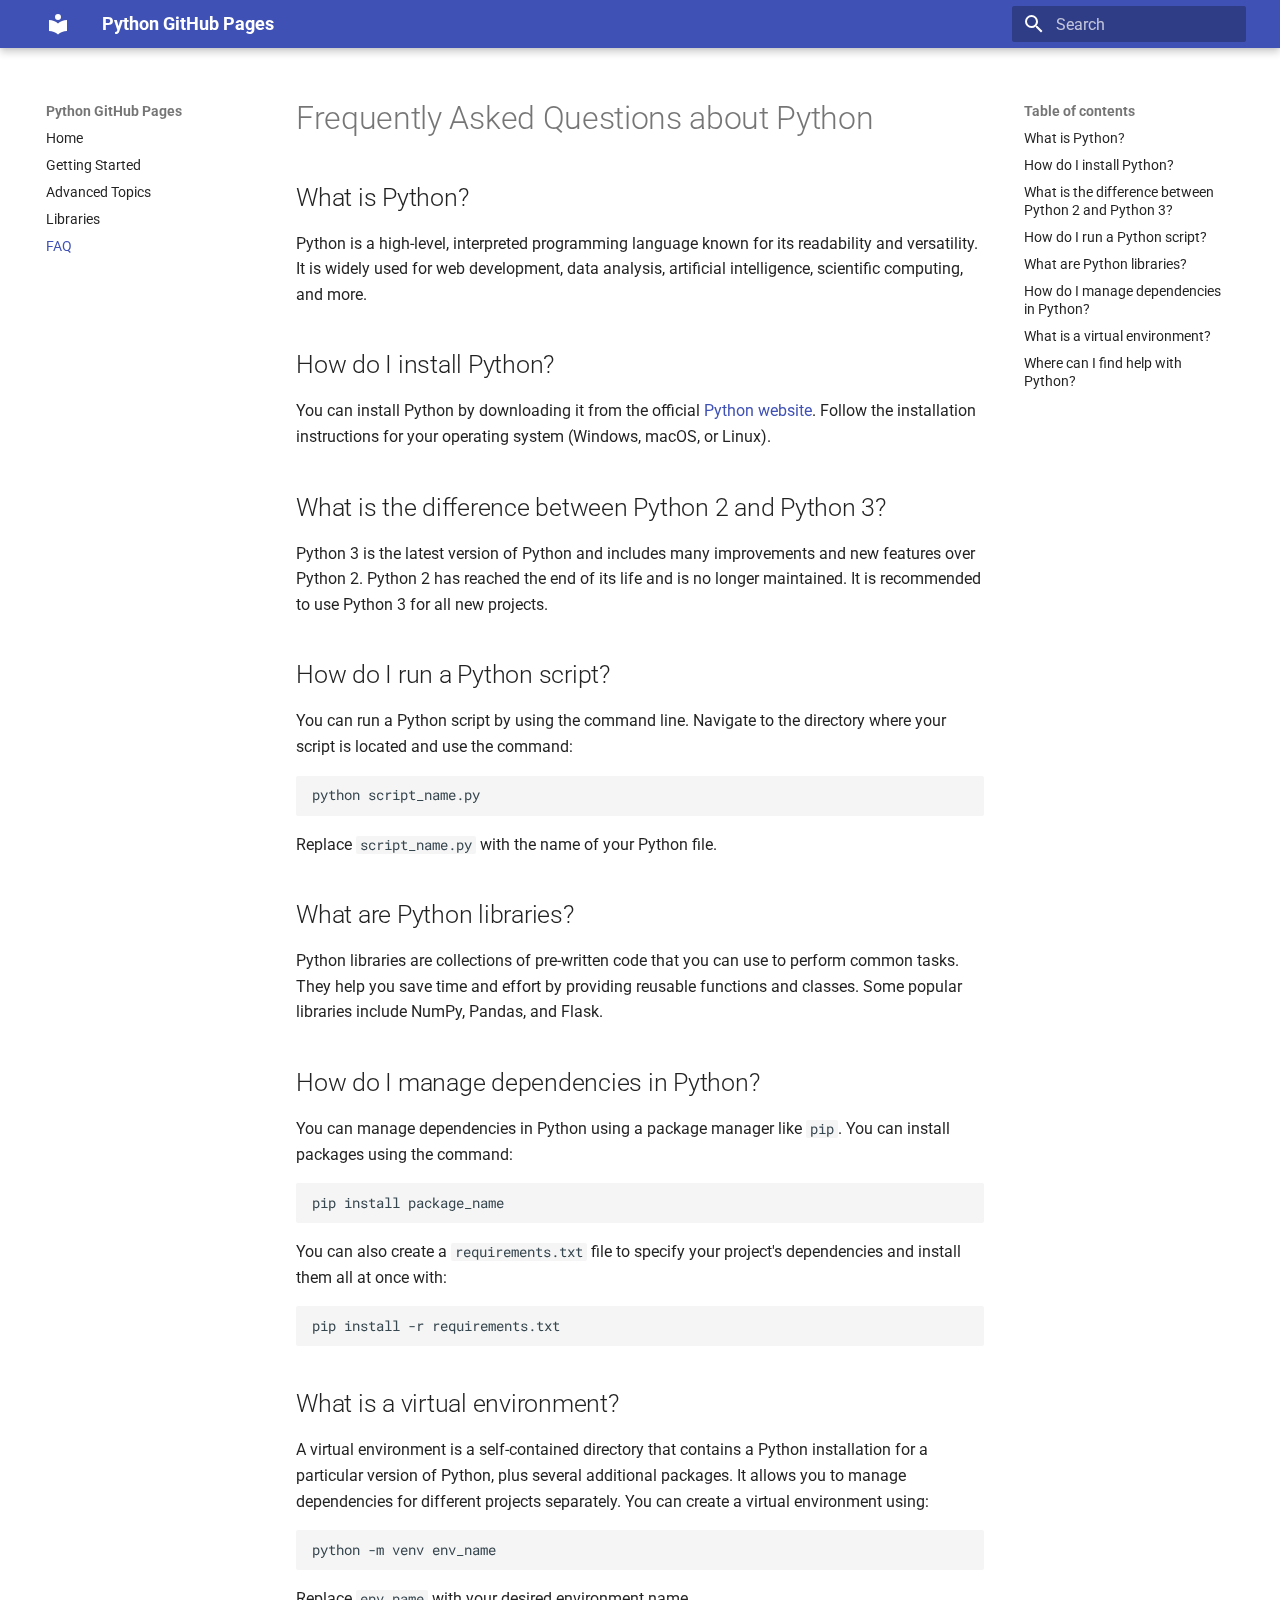
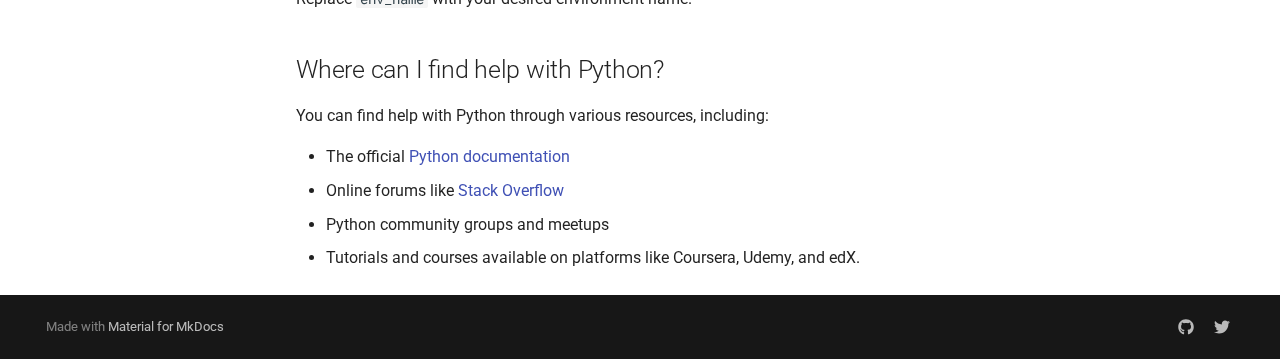
<file: faq/index.html>
<!doctype html>
<html lang="en" class="no-js">
  <head>
    
      <meta charset="utf-8">
      <meta name="viewport" content="width=device-width,initial-scale=1">
      
      
      
      
        <link rel="prev" href="../libraries/">
      
      
      
      <link rel="icon" href="../assets/images/favicon.png">
      <meta name="generator" content="mkdocs-1.6.1, mkdocs-material-9.6.19">
    
    
      
        <title>FAQ - Python GitHub Pages</title>
      
    
    
      <link rel="stylesheet" href="../assets/stylesheets/main.7e37652d.min.css">
      
      


    
    
      
    
    
      
        
        
        <link rel="preconnect" href="https://fonts.gstatic.com" crossorigin>
        <link rel="stylesheet" href="https://fonts.googleapis.com/css?family=Roboto:300,300i,400,400i,700,700i%7CRoboto+Mono:400,400i,700,700i&display=fallback">
        <style>:root{--md-text-font:"Roboto";--md-code-font:"Roboto Mono"}</style>
      
    
    
    <script>__md_scope=new URL("..",location),__md_hash=e=>[...e].reduce(((e,_)=>(e<<5)-e+_.charCodeAt(0)),0),__md_get=(e,_=localStorage,t=__md_scope)=>JSON.parse(_.getItem(t.pathname+"."+e)),__md_set=(e,_,t=localStorage,a=__md_scope)=>{try{t.setItem(a.pathname+"."+e,JSON.stringify(_))}catch(e){}}</script>
    
      

    
    
    
  </head>
  
  
    <body dir="ltr">
  
    
    <input class="md-toggle" data-md-toggle="drawer" type="checkbox" id="__drawer" autocomplete="off">
    <input class="md-toggle" data-md-toggle="search" type="checkbox" id="__search" autocomplete="off">
    <label class="md-overlay" for="__drawer"></label>
    <div data-md-component="skip">
      
        
        <a href="#frequently-asked-questions-about-python" class="md-skip">
          Skip to content
        </a>
      
    </div>
    <div data-md-component="announce">
      
    </div>
    
    
      

  

<header class="md-header md-header--shadow" data-md-component="header">
  <nav class="md-header__inner md-grid" aria-label="Header">
    <a href=".." title="Python GitHub Pages" class="md-header__button md-logo" aria-label="Python GitHub Pages" data-md-component="logo">
      
  
  <svg xmlns="http://www.w3.org/2000/svg" viewBox="0 0 24 24"><path d="M12 8a3 3 0 0 0 3-3 3 3 0 0 0-3-3 3 3 0 0 0-3 3 3 3 0 0 0 3 3m0 3.54C9.64 9.35 6.5 8 3 8v11c3.5 0 6.64 1.35 9 3.54 2.36-2.19 5.5-3.54 9-3.54V8c-3.5 0-6.64 1.35-9 3.54"/></svg>

    </a>
    <label class="md-header__button md-icon" for="__drawer">
      
      <svg xmlns="http://www.w3.org/2000/svg" viewBox="0 0 24 24"><path d="M3 6h18v2H3zm0 5h18v2H3zm0 5h18v2H3z"/></svg>
    </label>
    <div class="md-header__title" data-md-component="header-title">
      <div class="md-header__ellipsis">
        <div class="md-header__topic">
          <span class="md-ellipsis">
            Python GitHub Pages
          </span>
        </div>
        <div class="md-header__topic" data-md-component="header-topic">
          <span class="md-ellipsis">
            
              FAQ
            
          </span>
        </div>
      </div>
    </div>
    
    
      <script>var palette=__md_get("__palette");if(palette&&palette.color){if("(prefers-color-scheme)"===palette.color.media){var media=matchMedia("(prefers-color-scheme: light)"),input=document.querySelector(media.matches?"[data-md-color-media='(prefers-color-scheme: light)']":"[data-md-color-media='(prefers-color-scheme: dark)']");palette.color.media=input.getAttribute("data-md-color-media"),palette.color.scheme=input.getAttribute("data-md-color-scheme"),palette.color.primary=input.getAttribute("data-md-color-primary"),palette.color.accent=input.getAttribute("data-md-color-accent")}for(var[key,value]of Object.entries(palette.color))document.body.setAttribute("data-md-color-"+key,value)}</script>
    
    
    
      
      
        <label class="md-header__button md-icon" for="__search">
          
          <svg xmlns="http://www.w3.org/2000/svg" viewBox="0 0 24 24"><path d="M9.5 3A6.5 6.5 0 0 1 16 9.5c0 1.61-.59 3.09-1.56 4.23l.27.27h.79l5 5-1.5 1.5-5-5v-.79l-.27-.27A6.52 6.52 0 0 1 9.5 16 6.5 6.5 0 0 1 3 9.5 6.5 6.5 0 0 1 9.5 3m0 2C7 5 5 7 5 9.5S7 14 9.5 14 14 12 14 9.5 12 5 9.5 5"/></svg>
        </label>
        <div class="md-search" data-md-component="search" role="dialog">
  <label class="md-search__overlay" for="__search"></label>
  <div class="md-search__inner" role="search">
    <form class="md-search__form" name="search">
      <input type="text" class="md-search__input" name="query" aria-label="Search" placeholder="Search" autocapitalize="off" autocorrect="off" autocomplete="off" spellcheck="false" data-md-component="search-query" required>
      <label class="md-search__icon md-icon" for="__search">
        
        <svg xmlns="http://www.w3.org/2000/svg" viewBox="0 0 24 24"><path d="M9.5 3A6.5 6.5 0 0 1 16 9.5c0 1.61-.59 3.09-1.56 4.23l.27.27h.79l5 5-1.5 1.5-5-5v-.79l-.27-.27A6.52 6.52 0 0 1 9.5 16 6.5 6.5 0 0 1 3 9.5 6.5 6.5 0 0 1 9.5 3m0 2C7 5 5 7 5 9.5S7 14 9.5 14 14 12 14 9.5 12 5 9.5 5"/></svg>
        
        <svg xmlns="http://www.w3.org/2000/svg" viewBox="0 0 24 24"><path d="M20 11v2H8l5.5 5.5-1.42 1.42L4.16 12l7.92-7.92L13.5 5.5 8 11z"/></svg>
      </label>
      <nav class="md-search__options" aria-label="Search">
        
        <button type="reset" class="md-search__icon md-icon" title="Clear" aria-label="Clear" tabindex="-1">
          
          <svg xmlns="http://www.w3.org/2000/svg" viewBox="0 0 24 24"><path d="M19 6.41 17.59 5 12 10.59 6.41 5 5 6.41 10.59 12 5 17.59 6.41 19 12 13.41 17.59 19 19 17.59 13.41 12z"/></svg>
        </button>
      </nav>
      
    </form>
    <div class="md-search__output">
      <div class="md-search__scrollwrap" tabindex="0" data-md-scrollfix>
        <div class="md-search-result" data-md-component="search-result">
          <div class="md-search-result__meta">
            Initializing search
          </div>
          <ol class="md-search-result__list" role="presentation"></ol>
        </div>
      </div>
    </div>
  </div>
</div>
      
    
    
  </nav>
  
</header>
    
    <div class="md-container" data-md-component="container">
      
      
        
          
        
      
      <main class="md-main" data-md-component="main">
        <div class="md-main__inner md-grid">
          
            
              
              <div class="md-sidebar md-sidebar--primary" data-md-component="sidebar" data-md-type="navigation" >
                <div class="md-sidebar__scrollwrap">
                  <div class="md-sidebar__inner">
                    



<nav class="md-nav md-nav--primary" aria-label="Navigation" data-md-level="0">
  <label class="md-nav__title" for="__drawer">
    <a href=".." title="Python GitHub Pages" class="md-nav__button md-logo" aria-label="Python GitHub Pages" data-md-component="logo">
      
  
  <svg xmlns="http://www.w3.org/2000/svg" viewBox="0 0 24 24"><path d="M12 8a3 3 0 0 0 3-3 3 3 0 0 0-3-3 3 3 0 0 0-3 3 3 3 0 0 0 3 3m0 3.54C9.64 9.35 6.5 8 3 8v11c3.5 0 6.64 1.35 9 3.54 2.36-2.19 5.5-3.54 9-3.54V8c-3.5 0-6.64 1.35-9 3.54"/></svg>

    </a>
    Python GitHub Pages
  </label>
  
  <ul class="md-nav__list" data-md-scrollfix>
    
      
      
  
  
  
  
    <li class="md-nav__item">
      <a href=".." class="md-nav__link">
        
  
  
  <span class="md-ellipsis">
    Home
    
  </span>
  

      </a>
    </li>
  

    
      
      
  
  
  
  
    <li class="md-nav__item">
      <a href="../getting-started/" class="md-nav__link">
        
  
  
  <span class="md-ellipsis">
    Getting Started
    
  </span>
  

      </a>
    </li>
  

    
      
      
  
  
  
  
    <li class="md-nav__item">
      <a href="../advanced-topics/" class="md-nav__link">
        
  
  
  <span class="md-ellipsis">
    Advanced Topics
    
  </span>
  

      </a>
    </li>
  

    
      
      
  
  
  
  
    <li class="md-nav__item">
      <a href="../libraries/" class="md-nav__link">
        
  
  
  <span class="md-ellipsis">
    Libraries
    
  </span>
  

      </a>
    </li>
  

    
      
      
  
  
    
  
  
  
    <li class="md-nav__item md-nav__item--active">
      
      <input class="md-nav__toggle md-toggle" type="checkbox" id="__toc">
      
      
        
      
      
        <label class="md-nav__link md-nav__link--active" for="__toc">
          
  
  
  <span class="md-ellipsis">
    FAQ
    
  </span>
  

          <span class="md-nav__icon md-icon"></span>
        </label>
      
      <a href="./" class="md-nav__link md-nav__link--active">
        
  
  
  <span class="md-ellipsis">
    FAQ
    
  </span>
  

      </a>
      
        

<nav class="md-nav md-nav--secondary" aria-label="Table of contents">
  
  
  
    
  
  
    <label class="md-nav__title" for="__toc">
      <span class="md-nav__icon md-icon"></span>
      Table of contents
    </label>
    <ul class="md-nav__list" data-md-component="toc" data-md-scrollfix>
      
        <li class="md-nav__item">
  <a href="#what-is-python" class="md-nav__link">
    <span class="md-ellipsis">
      What is Python?
    </span>
  </a>
  
</li>
      
        <li class="md-nav__item">
  <a href="#how-do-i-install-python" class="md-nav__link">
    <span class="md-ellipsis">
      How do I install Python?
    </span>
  </a>
  
</li>
      
        <li class="md-nav__item">
  <a href="#what-is-the-difference-between-python-2-and-python-3" class="md-nav__link">
    <span class="md-ellipsis">
      What is the difference between Python 2 and Python 3?
    </span>
  </a>
  
</li>
      
        <li class="md-nav__item">
  <a href="#how-do-i-run-a-python-script" class="md-nav__link">
    <span class="md-ellipsis">
      How do I run a Python script?
    </span>
  </a>
  
</li>
      
        <li class="md-nav__item">
  <a href="#what-are-python-libraries" class="md-nav__link">
    <span class="md-ellipsis">
      What are Python libraries?
    </span>
  </a>
  
</li>
      
        <li class="md-nav__item">
  <a href="#how-do-i-manage-dependencies-in-python" class="md-nav__link">
    <span class="md-ellipsis">
      How do I manage dependencies in Python?
    </span>
  </a>
  
</li>
      
        <li class="md-nav__item">
  <a href="#what-is-a-virtual-environment" class="md-nav__link">
    <span class="md-ellipsis">
      What is a virtual environment?
    </span>
  </a>
  
</li>
      
        <li class="md-nav__item">
  <a href="#where-can-i-find-help-with-python" class="md-nav__link">
    <span class="md-ellipsis">
      Where can I find help with Python?
    </span>
  </a>
  
</li>
      
    </ul>
  
</nav>
      
    </li>
  

    
  </ul>
</nav>
                  </div>
                </div>
              </div>
            
            
              
              <div class="md-sidebar md-sidebar--secondary" data-md-component="sidebar" data-md-type="toc" >
                <div class="md-sidebar__scrollwrap">
                  <div class="md-sidebar__inner">
                    

<nav class="md-nav md-nav--secondary" aria-label="Table of contents">
  
  
  
    
  
  
    <label class="md-nav__title" for="__toc">
      <span class="md-nav__icon md-icon"></span>
      Table of contents
    </label>
    <ul class="md-nav__list" data-md-component="toc" data-md-scrollfix>
      
        <li class="md-nav__item">
  <a href="#what-is-python" class="md-nav__link">
    <span class="md-ellipsis">
      What is Python?
    </span>
  </a>
  
</li>
      
        <li class="md-nav__item">
  <a href="#how-do-i-install-python" class="md-nav__link">
    <span class="md-ellipsis">
      How do I install Python?
    </span>
  </a>
  
</li>
      
        <li class="md-nav__item">
  <a href="#what-is-the-difference-between-python-2-and-python-3" class="md-nav__link">
    <span class="md-ellipsis">
      What is the difference between Python 2 and Python 3?
    </span>
  </a>
  
</li>
      
        <li class="md-nav__item">
  <a href="#how-do-i-run-a-python-script" class="md-nav__link">
    <span class="md-ellipsis">
      How do I run a Python script?
    </span>
  </a>
  
</li>
      
        <li class="md-nav__item">
  <a href="#what-are-python-libraries" class="md-nav__link">
    <span class="md-ellipsis">
      What are Python libraries?
    </span>
  </a>
  
</li>
      
        <li class="md-nav__item">
  <a href="#how-do-i-manage-dependencies-in-python" class="md-nav__link">
    <span class="md-ellipsis">
      How do I manage dependencies in Python?
    </span>
  </a>
  
</li>
      
        <li class="md-nav__item">
  <a href="#what-is-a-virtual-environment" class="md-nav__link">
    <span class="md-ellipsis">
      What is a virtual environment?
    </span>
  </a>
  
</li>
      
        <li class="md-nav__item">
  <a href="#where-can-i-find-help-with-python" class="md-nav__link">
    <span class="md-ellipsis">
      Where can I find help with Python?
    </span>
  </a>
  
</li>
      
    </ul>
  
</nav>
                  </div>
                </div>
              </div>
            
          
          
            <div class="md-content" data-md-component="content">
              <article class="md-content__inner md-typeset">
                
                  



<h1 id="frequently-asked-questions-about-python">Frequently Asked Questions about Python<a class="headerlink" href="#frequently-asked-questions-about-python" title="Permanent link">&para;</a></h1>
<h2 id="what-is-python">What is Python?<a class="headerlink" href="#what-is-python" title="Permanent link">&para;</a></h2>
<p>Python is a high-level, interpreted programming language known for its readability and versatility. It is widely used for web development, data analysis, artificial intelligence, scientific computing, and more.</p>
<h2 id="how-do-i-install-python">How do I install Python?<a class="headerlink" href="#how-do-i-install-python" title="Permanent link">&para;</a></h2>
<p>You can install Python by downloading it from the official <a href="https://www.python.org/downloads/">Python website</a>. Follow the installation instructions for your operating system (Windows, macOS, or Linux).</p>
<h2 id="what-is-the-difference-between-python-2-and-python-3">What is the difference between Python 2 and Python 3?<a class="headerlink" href="#what-is-the-difference-between-python-2-and-python-3" title="Permanent link">&para;</a></h2>
<p>Python 3 is the latest version of Python and includes many improvements and new features over Python 2. Python 2 has reached the end of its life and is no longer maintained. It is recommended to use Python 3 for all new projects.</p>
<h2 id="how-do-i-run-a-python-script">How do I run a Python script?<a class="headerlink" href="#how-do-i-run-a-python-script" title="Permanent link">&para;</a></h2>
<p>You can run a Python script by using the command line. Navigate to the directory where your script is located and use the command:</p>
<div class="codehilite"><pre><span></span><code>python script_name.py
</code></pre></div>

<p>Replace <code>script_name.py</code> with the name of your Python file.</p>
<h2 id="what-are-python-libraries">What are Python libraries?<a class="headerlink" href="#what-are-python-libraries" title="Permanent link">&para;</a></h2>
<p>Python libraries are collections of pre-written code that you can use to perform common tasks. They help you save time and effort by providing reusable functions and classes. Some popular libraries include NumPy, Pandas, and Flask.</p>
<h2 id="how-do-i-manage-dependencies-in-python">How do I manage dependencies in Python?<a class="headerlink" href="#how-do-i-manage-dependencies-in-python" title="Permanent link">&para;</a></h2>
<p>You can manage dependencies in Python using a package manager like <code>pip</code>. You can install packages using the command:</p>
<div class="codehilite"><pre><span></span><code><span class="nx">pip</span><span class="w"> </span><span class="nx">install</span><span class="w"> </span><span class="nx">package_name</span>
</code></pre></div>

<p>You can also create a <code>requirements.txt</code> file to specify your project's dependencies and install them all at once with:</p>
<div class="codehilite"><pre><span></span><code>pip install -r requirements.txt
</code></pre></div>

<h2 id="what-is-a-virtual-environment">What is a virtual environment?<a class="headerlink" href="#what-is-a-virtual-environment" title="Permanent link">&para;</a></h2>
<p>A virtual environment is a self-contained directory that contains a Python installation for a particular version of Python, plus several additional packages. It allows you to manage dependencies for different projects separately. You can create a virtual environment using:</p>
<div class="codehilite"><pre><span></span><code>python -m venv env_name
</code></pre></div>

<p>Replace <code>env_name</code> with your desired environment name.</p>
<h2 id="where-can-i-find-help-with-python">Where can I find help with Python?<a class="headerlink" href="#where-can-i-find-help-with-python" title="Permanent link">&para;</a></h2>
<p>You can find help with Python through various resources, including:</p>
<ul>
<li>The official <a href="https://docs.python.org/3/">Python documentation</a></li>
<li>Online forums like <a href="https://stackoverflow.com/">Stack Overflow</a></li>
<li>Python community groups and meetups</li>
<li>Tutorials and courses available on platforms like Coursera, Udemy, and edX.</li>
</ul>












                
              </article>
            </div>
          
          
<script>var target=document.getElementById(location.hash.slice(1));target&&target.name&&(target.checked=target.name.startsWith("__tabbed_"))</script>
        </div>
        
      </main>
      
        <footer class="md-footer">
  
  <div class="md-footer-meta md-typeset">
    <div class="md-footer-meta__inner md-grid">
      <div class="md-copyright">
  
  
    Made with
    <a href="https://squidfunk.github.io/mkdocs-material/" target="_blank" rel="noopener">
      Material for MkDocs
    </a>
  
</div>
      
        
<div class="md-social">
  
    
    
    
    
      
      
    
    <a href="https://github.com/yourusername/python-github-pages" target="_blank" rel="noopener" title="github.com" class="md-social__link">
      <svg xmlns="http://www.w3.org/2000/svg" viewBox="0 0 512 512"><!--! Font Awesome Free 7.0.0 by @fontawesome - https://fontawesome.com License - https://fontawesome.com/license/free (Icons: CC BY 4.0, Fonts: SIL OFL 1.1, Code: MIT License) Copyright 2025 Fonticons, Inc.--><path fill="currentColor" d="M173.9 397.4c0 2-2.3 3.6-5.2 3.6-3.3.3-5.6-1.3-5.6-3.6 0-2 2.3-3.6 5.2-3.6 3-.3 5.6 1.3 5.6 3.6m-31.1-4.5c-.7 2 1.3 4.3 4.3 4.9 2.6 1 5.6 0 6.2-2s-1.3-4.3-4.3-5.2c-2.6-.7-5.5.3-6.2 2.3m44.2-1.7c-2.9.7-4.9 2.6-4.6 4.9.3 2 2.9 3.3 5.9 2.6 2.9-.7 4.9-2.6 4.6-4.6-.3-1.9-3-3.2-5.9-2.9M252.8 8C114.1 8 8 113.3 8 252c0 110.9 69.8 205.8 169.5 239.2 12.8 2.3 17.3-5.6 17.3-12.1 0-6.2-.3-40.4-.3-61.4 0 0-70 15-84.7-29.8 0 0-11.4-29.1-27.8-36.6 0 0-22.9-15.7 1.6-15.4 0 0 24.9 2 38.6 25.8 21.9 38.6 58.6 27.5 72.9 20.9 2.3-16 8.8-27.1 16-33.7-55.9-6.2-112.3-14.3-112.3-110.5 0-27.5 7.6-41.3 23.6-58.9-2.6-6.5-11.1-33.3 2.6-67.9 20.9-6.5 69 27 69 27 20-5.6 41.5-8.5 62.8-8.5s42.8 2.9 62.8 8.5c0 0 48.1-33.6 69-27 13.7 34.7 5.2 61.4 2.6 67.9 16 17.7 25.8 31.5 25.8 58.9 0 96.5-58.9 104.2-114.8 110.5 9.2 7.9 17 22.9 17 46.4 0 33.7-.3 75.4-.3 83.6 0 6.5 4.6 14.4 17.3 12.1C436.2 457.8 504 362.9 504 252 504 113.3 391.5 8 252.8 8M105.2 352.9c-1.3 1-1 3.3.7 5.2 1.6 1.6 3.9 2.3 5.2 1 1.3-1 1-3.3-.7-5.2-1.6-1.6-3.9-2.3-5.2-1m-10.8-8.1c-.7 1.3.3 2.9 2.3 3.9 1.6 1 3.6.7 4.3-.7.7-1.3-.3-2.9-2.3-3.9-2-.6-3.6-.3-4.3.7m32.4 35.6c-1.6 1.3-1 4.3 1.3 6.2 2.3 2.3 5.2 2.6 6.5 1 1.3-1.3.7-4.3-1.3-6.2-2.2-2.3-5.2-2.6-6.5-1m-11.4-14.7c-1.6 1-1.6 3.6 0 5.9s4.3 3.3 5.6 2.3c1.6-1.3 1.6-3.9 0-6.2-1.4-2.3-4-3.3-5.6-2"/></svg>
    </a>
  
    
    
    
    
      
      
    
    <a href="https://twitter.com/yourusername" target="_blank" rel="noopener" title="twitter.com" class="md-social__link">
      <svg xmlns="http://www.w3.org/2000/svg" viewBox="0 0 512 512"><!--! Font Awesome Free 7.0.0 by @fontawesome - https://fontawesome.com License - https://fontawesome.com/license/free (Icons: CC BY 4.0, Fonts: SIL OFL 1.1, Code: MIT License) Copyright 2025 Fonticons, Inc.--><path fill="currentColor" d="M459.4 151.7c.3 4.5.3 9.1.3 13.6 0 138.7-105.6 298.6-298.6 298.6-59.5 0-114.7-17.2-161.1-47.1 8.4 1 16.6 1.3 25.3 1.3 49.1 0 94.2-16.6 130.3-44.8-46.1-1-84.8-31.2-98.1-72.8 6.5 1 13 1.6 19.8 1.6 9.4 0 18.8-1.3 27.6-3.6-48.1-9.7-84.1-52-84.1-103v-1.3c14 7.8 30.2 12.7 47.4 13.3-28.3-18.8-46.8-51-46.8-87.4 0-19.5 5.2-37.4 14.3-53C87.4 130.8 165 172.4 252.1 176.9c-1.6-7.8-2.6-15.9-2.6-24C249.5 95.1 296.3 48 354.4 48c30.2 0 57.5 12.7 76.7 33.1 23.7-4.5 46.5-13.3 66.6-25.3-7.8 24.4-24.4 44.8-46.1 57.8 21.1-2.3 41.6-8.1 60.4-16.2-14.3 20.8-32.2 39.3-52.6 54.3"/></svg>
    </a>
  
</div>
      
    </div>
  </div>
</footer>
      
    </div>
    <div class="md-dialog" data-md-component="dialog">
      <div class="md-dialog__inner md-typeset"></div>
    </div>
    
    
    
      
      <script id="__config" type="application/json">{"base": "..", "features": [], "search": "../assets/javascripts/workers/search.973d3a69.min.js", "tags": null, "translations": {"clipboard.copied": "Copied to clipboard", "clipboard.copy": "Copy to clipboard", "search.result.more.one": "1 more on this page", "search.result.more.other": "# more on this page", "search.result.none": "No matching documents", "search.result.one": "1 matching document", "search.result.other": "# matching documents", "search.result.placeholder": "Type to start searching", "search.result.term.missing": "Missing", "select.version": "Select version"}, "version": null}</script>
    
    
      <script src="../assets/javascripts/bundle.92b07e13.min.js"></script>
      
    
  </body>
</html>
</file>
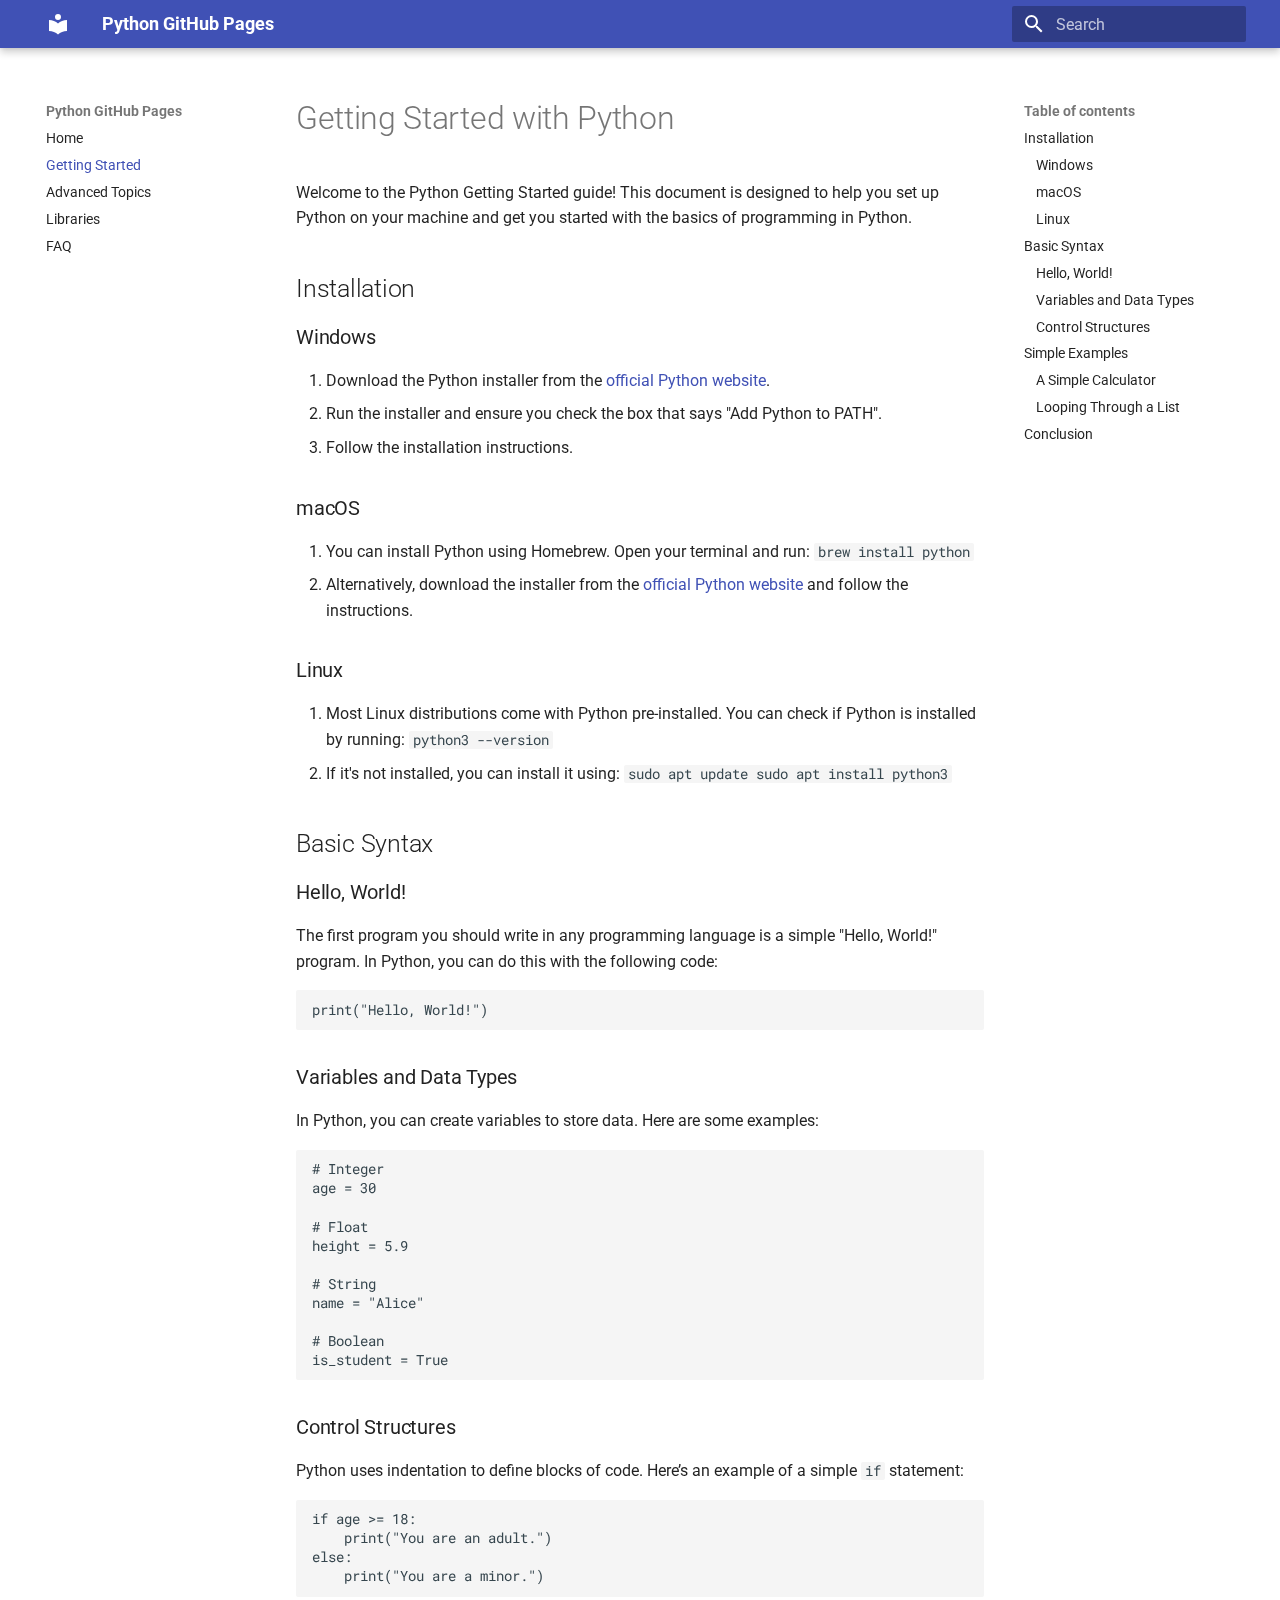
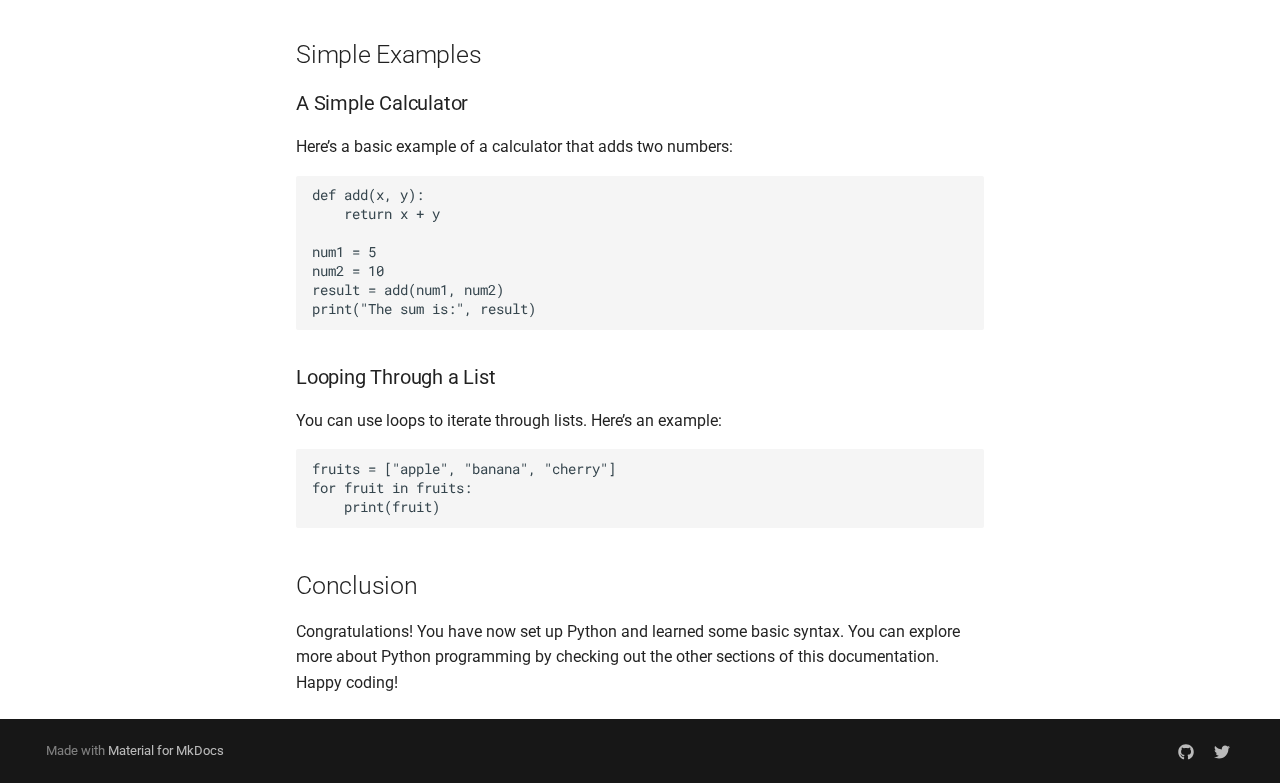
<file: getting-started/index.html>
<!doctype html>
<html lang="en" class="no-js">
  <head>
    
      <meta charset="utf-8">
      <meta name="viewport" content="width=device-width,initial-scale=1">
      
      
      
      
        <link rel="prev" href="..">
      
      
        <link rel="next" href="../advanced-topics/">
      
      
      <link rel="icon" href="../assets/images/favicon.png">
      <meta name="generator" content="mkdocs-1.6.1, mkdocs-material-9.6.19">
    
    
      
        <title>Getting Started - Python GitHub Pages</title>
      
    
    
      <link rel="stylesheet" href="../assets/stylesheets/main.7e37652d.min.css">
      
      


    
    
      
    
    
      
        
        
        <link rel="preconnect" href="https://fonts.gstatic.com" crossorigin>
        <link rel="stylesheet" href="https://fonts.googleapis.com/css?family=Roboto:300,300i,400,400i,700,700i%7CRoboto+Mono:400,400i,700,700i&display=fallback">
        <style>:root{--md-text-font:"Roboto";--md-code-font:"Roboto Mono"}</style>
      
    
    
    <script>__md_scope=new URL("..",location),__md_hash=e=>[...e].reduce(((e,_)=>(e<<5)-e+_.charCodeAt(0)),0),__md_get=(e,_=localStorage,t=__md_scope)=>JSON.parse(_.getItem(t.pathname+"."+e)),__md_set=(e,_,t=localStorage,a=__md_scope)=>{try{t.setItem(a.pathname+"."+e,JSON.stringify(_))}catch(e){}}</script>
    
      

    
    
    
  </head>
  
  
    <body dir="ltr">
  
    
    <input class="md-toggle" data-md-toggle="drawer" type="checkbox" id="__drawer" autocomplete="off">
    <input class="md-toggle" data-md-toggle="search" type="checkbox" id="__search" autocomplete="off">
    <label class="md-overlay" for="__drawer"></label>
    <div data-md-component="skip">
      
        
        <a href="#getting-started-with-python" class="md-skip">
          Skip to content
        </a>
      
    </div>
    <div data-md-component="announce">
      
    </div>
    
    
      

  

<header class="md-header md-header--shadow" data-md-component="header">
  <nav class="md-header__inner md-grid" aria-label="Header">
    <a href=".." title="Python GitHub Pages" class="md-header__button md-logo" aria-label="Python GitHub Pages" data-md-component="logo">
      
  
  <svg xmlns="http://www.w3.org/2000/svg" viewBox="0 0 24 24"><path d="M12 8a3 3 0 0 0 3-3 3 3 0 0 0-3-3 3 3 0 0 0-3 3 3 3 0 0 0 3 3m0 3.54C9.64 9.35 6.5 8 3 8v11c3.5 0 6.64 1.35 9 3.54 2.36-2.19 5.5-3.54 9-3.54V8c-3.5 0-6.64 1.35-9 3.54"/></svg>

    </a>
    <label class="md-header__button md-icon" for="__drawer">
      
      <svg xmlns="http://www.w3.org/2000/svg" viewBox="0 0 24 24"><path d="M3 6h18v2H3zm0 5h18v2H3zm0 5h18v2H3z"/></svg>
    </label>
    <div class="md-header__title" data-md-component="header-title">
      <div class="md-header__ellipsis">
        <div class="md-header__topic">
          <span class="md-ellipsis">
            Python GitHub Pages
          </span>
        </div>
        <div class="md-header__topic" data-md-component="header-topic">
          <span class="md-ellipsis">
            
              Getting Started
            
          </span>
        </div>
      </div>
    </div>
    
    
      <script>var palette=__md_get("__palette");if(palette&&palette.color){if("(prefers-color-scheme)"===palette.color.media){var media=matchMedia("(prefers-color-scheme: light)"),input=document.querySelector(media.matches?"[data-md-color-media='(prefers-color-scheme: light)']":"[data-md-color-media='(prefers-color-scheme: dark)']");palette.color.media=input.getAttribute("data-md-color-media"),palette.color.scheme=input.getAttribute("data-md-color-scheme"),palette.color.primary=input.getAttribute("data-md-color-primary"),palette.color.accent=input.getAttribute("data-md-color-accent")}for(var[key,value]of Object.entries(palette.color))document.body.setAttribute("data-md-color-"+key,value)}</script>
    
    
    
      
      
        <label class="md-header__button md-icon" for="__search">
          
          <svg xmlns="http://www.w3.org/2000/svg" viewBox="0 0 24 24"><path d="M9.5 3A6.5 6.5 0 0 1 16 9.5c0 1.61-.59 3.09-1.56 4.23l.27.27h.79l5 5-1.5 1.5-5-5v-.79l-.27-.27A6.52 6.52 0 0 1 9.5 16 6.5 6.5 0 0 1 3 9.5 6.5 6.5 0 0 1 9.5 3m0 2C7 5 5 7 5 9.5S7 14 9.5 14 14 12 14 9.5 12 5 9.5 5"/></svg>
        </label>
        <div class="md-search" data-md-component="search" role="dialog">
  <label class="md-search__overlay" for="__search"></label>
  <div class="md-search__inner" role="search">
    <form class="md-search__form" name="search">
      <input type="text" class="md-search__input" name="query" aria-label="Search" placeholder="Search" autocapitalize="off" autocorrect="off" autocomplete="off" spellcheck="false" data-md-component="search-query" required>
      <label class="md-search__icon md-icon" for="__search">
        
        <svg xmlns="http://www.w3.org/2000/svg" viewBox="0 0 24 24"><path d="M9.5 3A6.5 6.5 0 0 1 16 9.5c0 1.61-.59 3.09-1.56 4.23l.27.27h.79l5 5-1.5 1.5-5-5v-.79l-.27-.27A6.52 6.52 0 0 1 9.5 16 6.5 6.5 0 0 1 3 9.5 6.5 6.5 0 0 1 9.5 3m0 2C7 5 5 7 5 9.5S7 14 9.5 14 14 12 14 9.5 12 5 9.5 5"/></svg>
        
        <svg xmlns="http://www.w3.org/2000/svg" viewBox="0 0 24 24"><path d="M20 11v2H8l5.5 5.5-1.42 1.42L4.16 12l7.92-7.92L13.5 5.5 8 11z"/></svg>
      </label>
      <nav class="md-search__options" aria-label="Search">
        
        <button type="reset" class="md-search__icon md-icon" title="Clear" aria-label="Clear" tabindex="-1">
          
          <svg xmlns="http://www.w3.org/2000/svg" viewBox="0 0 24 24"><path d="M19 6.41 17.59 5 12 10.59 6.41 5 5 6.41 10.59 12 5 17.59 6.41 19 12 13.41 17.59 19 19 17.59 13.41 12z"/></svg>
        </button>
      </nav>
      
    </form>
    <div class="md-search__output">
      <div class="md-search__scrollwrap" tabindex="0" data-md-scrollfix>
        <div class="md-search-result" data-md-component="search-result">
          <div class="md-search-result__meta">
            Initializing search
          </div>
          <ol class="md-search-result__list" role="presentation"></ol>
        </div>
      </div>
    </div>
  </div>
</div>
      
    
    
  </nav>
  
</header>
    
    <div class="md-container" data-md-component="container">
      
      
        
          
        
      
      <main class="md-main" data-md-component="main">
        <div class="md-main__inner md-grid">
          
            
              
              <div class="md-sidebar md-sidebar--primary" data-md-component="sidebar" data-md-type="navigation" >
                <div class="md-sidebar__scrollwrap">
                  <div class="md-sidebar__inner">
                    



<nav class="md-nav md-nav--primary" aria-label="Navigation" data-md-level="0">
  <label class="md-nav__title" for="__drawer">
    <a href=".." title="Python GitHub Pages" class="md-nav__button md-logo" aria-label="Python GitHub Pages" data-md-component="logo">
      
  
  <svg xmlns="http://www.w3.org/2000/svg" viewBox="0 0 24 24"><path d="M12 8a3 3 0 0 0 3-3 3 3 0 0 0-3-3 3 3 0 0 0-3 3 3 3 0 0 0 3 3m0 3.54C9.64 9.35 6.5 8 3 8v11c3.5 0 6.64 1.35 9 3.54 2.36-2.19 5.5-3.54 9-3.54V8c-3.5 0-6.64 1.35-9 3.54"/></svg>

    </a>
    Python GitHub Pages
  </label>
  
  <ul class="md-nav__list" data-md-scrollfix>
    
      
      
  
  
  
  
    <li class="md-nav__item">
      <a href=".." class="md-nav__link">
        
  
  
  <span class="md-ellipsis">
    Home
    
  </span>
  

      </a>
    </li>
  

    
      
      
  
  
    
  
  
  
    <li class="md-nav__item md-nav__item--active">
      
      <input class="md-nav__toggle md-toggle" type="checkbox" id="__toc">
      
      
        
      
      
        <label class="md-nav__link md-nav__link--active" for="__toc">
          
  
  
  <span class="md-ellipsis">
    Getting Started
    
  </span>
  

          <span class="md-nav__icon md-icon"></span>
        </label>
      
      <a href="./" class="md-nav__link md-nav__link--active">
        
  
  
  <span class="md-ellipsis">
    Getting Started
    
  </span>
  

      </a>
      
        

<nav class="md-nav md-nav--secondary" aria-label="Table of contents">
  
  
  
    
  
  
    <label class="md-nav__title" for="__toc">
      <span class="md-nav__icon md-icon"></span>
      Table of contents
    </label>
    <ul class="md-nav__list" data-md-component="toc" data-md-scrollfix>
      
        <li class="md-nav__item">
  <a href="#installation" class="md-nav__link">
    <span class="md-ellipsis">
      Installation
    </span>
  </a>
  
    <nav class="md-nav" aria-label="Installation">
      <ul class="md-nav__list">
        
          <li class="md-nav__item">
  <a href="#windows" class="md-nav__link">
    <span class="md-ellipsis">
      Windows
    </span>
  </a>
  
</li>
        
          <li class="md-nav__item">
  <a href="#macos" class="md-nav__link">
    <span class="md-ellipsis">
      macOS
    </span>
  </a>
  
</li>
        
          <li class="md-nav__item">
  <a href="#linux" class="md-nav__link">
    <span class="md-ellipsis">
      Linux
    </span>
  </a>
  
</li>
        
      </ul>
    </nav>
  
</li>
      
        <li class="md-nav__item">
  <a href="#basic-syntax" class="md-nav__link">
    <span class="md-ellipsis">
      Basic Syntax
    </span>
  </a>
  
    <nav class="md-nav" aria-label="Basic Syntax">
      <ul class="md-nav__list">
        
          <li class="md-nav__item">
  <a href="#hello-world" class="md-nav__link">
    <span class="md-ellipsis">
      Hello, World!
    </span>
  </a>
  
</li>
        
          <li class="md-nav__item">
  <a href="#variables-and-data-types" class="md-nav__link">
    <span class="md-ellipsis">
      Variables and Data Types
    </span>
  </a>
  
</li>
        
          <li class="md-nav__item">
  <a href="#control-structures" class="md-nav__link">
    <span class="md-ellipsis">
      Control Structures
    </span>
  </a>
  
</li>
        
      </ul>
    </nav>
  
</li>
      
        <li class="md-nav__item">
  <a href="#simple-examples" class="md-nav__link">
    <span class="md-ellipsis">
      Simple Examples
    </span>
  </a>
  
    <nav class="md-nav" aria-label="Simple Examples">
      <ul class="md-nav__list">
        
          <li class="md-nav__item">
  <a href="#a-simple-calculator" class="md-nav__link">
    <span class="md-ellipsis">
      A Simple Calculator
    </span>
  </a>
  
</li>
        
          <li class="md-nav__item">
  <a href="#looping-through-a-list" class="md-nav__link">
    <span class="md-ellipsis">
      Looping Through a List
    </span>
  </a>
  
</li>
        
      </ul>
    </nav>
  
</li>
      
        <li class="md-nav__item">
  <a href="#conclusion" class="md-nav__link">
    <span class="md-ellipsis">
      Conclusion
    </span>
  </a>
  
</li>
      
    </ul>
  
</nav>
      
    </li>
  

    
      
      
  
  
  
  
    <li class="md-nav__item">
      <a href="../advanced-topics/" class="md-nav__link">
        
  
  
  <span class="md-ellipsis">
    Advanced Topics
    
  </span>
  

      </a>
    </li>
  

    
      
      
  
  
  
  
    <li class="md-nav__item">
      <a href="../libraries/" class="md-nav__link">
        
  
  
  <span class="md-ellipsis">
    Libraries
    
  </span>
  

      </a>
    </li>
  

    
      
      
  
  
  
  
    <li class="md-nav__item">
      <a href="../faq/" class="md-nav__link">
        
  
  
  <span class="md-ellipsis">
    FAQ
    
  </span>
  

      </a>
    </li>
  

    
  </ul>
</nav>
                  </div>
                </div>
              </div>
            
            
              
              <div class="md-sidebar md-sidebar--secondary" data-md-component="sidebar" data-md-type="toc" >
                <div class="md-sidebar__scrollwrap">
                  <div class="md-sidebar__inner">
                    

<nav class="md-nav md-nav--secondary" aria-label="Table of contents">
  
  
  
    
  
  
    <label class="md-nav__title" for="__toc">
      <span class="md-nav__icon md-icon"></span>
      Table of contents
    </label>
    <ul class="md-nav__list" data-md-component="toc" data-md-scrollfix>
      
        <li class="md-nav__item">
  <a href="#installation" class="md-nav__link">
    <span class="md-ellipsis">
      Installation
    </span>
  </a>
  
    <nav class="md-nav" aria-label="Installation">
      <ul class="md-nav__list">
        
          <li class="md-nav__item">
  <a href="#windows" class="md-nav__link">
    <span class="md-ellipsis">
      Windows
    </span>
  </a>
  
</li>
        
          <li class="md-nav__item">
  <a href="#macos" class="md-nav__link">
    <span class="md-ellipsis">
      macOS
    </span>
  </a>
  
</li>
        
          <li class="md-nav__item">
  <a href="#linux" class="md-nav__link">
    <span class="md-ellipsis">
      Linux
    </span>
  </a>
  
</li>
        
      </ul>
    </nav>
  
</li>
      
        <li class="md-nav__item">
  <a href="#basic-syntax" class="md-nav__link">
    <span class="md-ellipsis">
      Basic Syntax
    </span>
  </a>
  
    <nav class="md-nav" aria-label="Basic Syntax">
      <ul class="md-nav__list">
        
          <li class="md-nav__item">
  <a href="#hello-world" class="md-nav__link">
    <span class="md-ellipsis">
      Hello, World!
    </span>
  </a>
  
</li>
        
          <li class="md-nav__item">
  <a href="#variables-and-data-types" class="md-nav__link">
    <span class="md-ellipsis">
      Variables and Data Types
    </span>
  </a>
  
</li>
        
          <li class="md-nav__item">
  <a href="#control-structures" class="md-nav__link">
    <span class="md-ellipsis">
      Control Structures
    </span>
  </a>
  
</li>
        
      </ul>
    </nav>
  
</li>
      
        <li class="md-nav__item">
  <a href="#simple-examples" class="md-nav__link">
    <span class="md-ellipsis">
      Simple Examples
    </span>
  </a>
  
    <nav class="md-nav" aria-label="Simple Examples">
      <ul class="md-nav__list">
        
          <li class="md-nav__item">
  <a href="#a-simple-calculator" class="md-nav__link">
    <span class="md-ellipsis">
      A Simple Calculator
    </span>
  </a>
  
</li>
        
          <li class="md-nav__item">
  <a href="#looping-through-a-list" class="md-nav__link">
    <span class="md-ellipsis">
      Looping Through a List
    </span>
  </a>
  
</li>
        
      </ul>
    </nav>
  
</li>
      
        <li class="md-nav__item">
  <a href="#conclusion" class="md-nav__link">
    <span class="md-ellipsis">
      Conclusion
    </span>
  </a>
  
</li>
      
    </ul>
  
</nav>
                  </div>
                </div>
              </div>
            
          
          
            <div class="md-content" data-md-component="content">
              <article class="md-content__inner md-typeset">
                
                  



<h1 id="getting-started-with-python">Getting Started with Python<a class="headerlink" href="#getting-started-with-python" title="Permanent link">&para;</a></h1>
<p>Welcome to the Python Getting Started guide! This document is designed to help you set up Python on your machine and get you started with the basics of programming in Python.</p>
<h2 id="installation">Installation<a class="headerlink" href="#installation" title="Permanent link">&para;</a></h2>
<h3 id="windows">Windows<a class="headerlink" href="#windows" title="Permanent link">&para;</a></h3>
<ol>
<li>Download the Python installer from the <a href="https://www.python.org/downloads/">official Python website</a>.</li>
<li>Run the installer and ensure you check the box that says "Add Python to PATH".</li>
<li>Follow the installation instructions.</li>
</ol>
<h3 id="macos">macOS<a class="headerlink" href="#macos" title="Permanent link">&para;</a></h3>
<ol>
<li>You can install Python using Homebrew. Open your terminal and run:
   <code>brew install python</code></li>
<li>Alternatively, download the installer from the <a href="https://www.python.org/downloads/">official Python website</a> and follow the instructions.</li>
</ol>
<h3 id="linux">Linux<a class="headerlink" href="#linux" title="Permanent link">&para;</a></h3>
<ol>
<li>Most Linux distributions come with Python pre-installed. You can check if Python is installed by running:
   <code>python3 --version</code></li>
<li>If it's not installed, you can install it using:
   <code>sudo apt update
   sudo apt install python3</code></li>
</ol>
<h2 id="basic-syntax">Basic Syntax<a class="headerlink" href="#basic-syntax" title="Permanent link">&para;</a></h2>
<h3 id="hello-world">Hello, World!<a class="headerlink" href="#hello-world" title="Permanent link">&para;</a></h3>
<p>The first program you should write in any programming language is a simple "Hello, World!" program. In Python, you can do this with the following code:</p>
<div class="codehilite"><pre><span></span><code><span class="nb">print</span><span class="p">(</span><span class="s2">&quot;Hello, World!&quot;</span><span class="p">)</span>
</code></pre></div>

<h3 id="variables-and-data-types">Variables and Data Types<a class="headerlink" href="#variables-and-data-types" title="Permanent link">&para;</a></h3>
<p>In Python, you can create variables to store data. Here are some examples:</p>
<div class="codehilite"><pre><span></span><code><span class="c1"># Integer</span>
<span class="n">age</span> <span class="o">=</span> <span class="mi">30</span>

<span class="c1"># Float</span>
<span class="n">height</span> <span class="o">=</span> <span class="mf">5.9</span>

<span class="c1"># String</span>
<span class="n">name</span> <span class="o">=</span> <span class="s2">&quot;Alice&quot;</span>

<span class="c1"># Boolean</span>
<span class="n">is_student</span> <span class="o">=</span> <span class="kc">True</span>
</code></pre></div>

<h3 id="control-structures">Control Structures<a class="headerlink" href="#control-structures" title="Permanent link">&para;</a></h3>
<p>Python uses indentation to define blocks of code. Here’s an example of a simple <code>if</code> statement:</p>
<div class="codehilite"><pre><span></span><code><span class="k">if</span> <span class="n">age</span> <span class="o">&gt;=</span> <span class="mi">18</span><span class="p">:</span>
    <span class="nb">print</span><span class="p">(</span><span class="s2">&quot;You are an adult.&quot;</span><span class="p">)</span>
<span class="k">else</span><span class="p">:</span>
    <span class="nb">print</span><span class="p">(</span><span class="s2">&quot;You are a minor.&quot;</span><span class="p">)</span>
</code></pre></div>

<h2 id="simple-examples">Simple Examples<a class="headerlink" href="#simple-examples" title="Permanent link">&para;</a></h2>
<h3 id="a-simple-calculator">A Simple Calculator<a class="headerlink" href="#a-simple-calculator" title="Permanent link">&para;</a></h3>
<p>Here’s a basic example of a calculator that adds two numbers:</p>
<div class="codehilite"><pre><span></span><code><span class="k">def</span><span class="w"> </span><span class="nf">add</span><span class="p">(</span><span class="n">x</span><span class="p">,</span> <span class="n">y</span><span class="p">):</span>
    <span class="k">return</span> <span class="n">x</span> <span class="o">+</span> <span class="n">y</span>

<span class="n">num1</span> <span class="o">=</span> <span class="mi">5</span>
<span class="n">num2</span> <span class="o">=</span> <span class="mi">10</span>
<span class="n">result</span> <span class="o">=</span> <span class="n">add</span><span class="p">(</span><span class="n">num1</span><span class="p">,</span> <span class="n">num2</span><span class="p">)</span>
<span class="nb">print</span><span class="p">(</span><span class="s2">&quot;The sum is:&quot;</span><span class="p">,</span> <span class="n">result</span><span class="p">)</span>
</code></pre></div>

<h3 id="looping-through-a-list">Looping Through a List<a class="headerlink" href="#looping-through-a-list" title="Permanent link">&para;</a></h3>
<p>You can use loops to iterate through lists. Here’s an example:</p>
<div class="codehilite"><pre><span></span><code><span class="n">fruits</span> <span class="o">=</span> <span class="p">[</span><span class="s2">&quot;apple&quot;</span><span class="p">,</span> <span class="s2">&quot;banana&quot;</span><span class="p">,</span> <span class="s2">&quot;cherry&quot;</span><span class="p">]</span>
<span class="k">for</span> <span class="n">fruit</span> <span class="ow">in</span> <span class="n">fruits</span><span class="p">:</span>
    <span class="nb">print</span><span class="p">(</span><span class="n">fruit</span><span class="p">)</span>
</code></pre></div>

<h2 id="conclusion">Conclusion<a class="headerlink" href="#conclusion" title="Permanent link">&para;</a></h2>
<p>Congratulations! You have now set up Python and learned some basic syntax. You can explore more about Python programming by checking out the other sections of this documentation. Happy coding!</p>












                
              </article>
            </div>
          
          
<script>var target=document.getElementById(location.hash.slice(1));target&&target.name&&(target.checked=target.name.startsWith("__tabbed_"))</script>
        </div>
        
      </main>
      
        <footer class="md-footer">
  
  <div class="md-footer-meta md-typeset">
    <div class="md-footer-meta__inner md-grid">
      <div class="md-copyright">
  
  
    Made with
    <a href="https://squidfunk.github.io/mkdocs-material/" target="_blank" rel="noopener">
      Material for MkDocs
    </a>
  
</div>
      
        
<div class="md-social">
  
    
    
    
    
      
      
    
    <a href="https://github.com/yourusername/python-github-pages" target="_blank" rel="noopener" title="github.com" class="md-social__link">
      <svg xmlns="http://www.w3.org/2000/svg" viewBox="0 0 512 512"><!--! Font Awesome Free 7.0.0 by @fontawesome - https://fontawesome.com License - https://fontawesome.com/license/free (Icons: CC BY 4.0, Fonts: SIL OFL 1.1, Code: MIT License) Copyright 2025 Fonticons, Inc.--><path fill="currentColor" d="M173.9 397.4c0 2-2.3 3.6-5.2 3.6-3.3.3-5.6-1.3-5.6-3.6 0-2 2.3-3.6 5.2-3.6 3-.3 5.6 1.3 5.6 3.6m-31.1-4.5c-.7 2 1.3 4.3 4.3 4.9 2.6 1 5.6 0 6.2-2s-1.3-4.3-4.3-5.2c-2.6-.7-5.5.3-6.2 2.3m44.2-1.7c-2.9.7-4.9 2.6-4.6 4.9.3 2 2.9 3.3 5.9 2.6 2.9-.7 4.9-2.6 4.6-4.6-.3-1.9-3-3.2-5.9-2.9M252.8 8C114.1 8 8 113.3 8 252c0 110.9 69.8 205.8 169.5 239.2 12.8 2.3 17.3-5.6 17.3-12.1 0-6.2-.3-40.4-.3-61.4 0 0-70 15-84.7-29.8 0 0-11.4-29.1-27.8-36.6 0 0-22.9-15.7 1.6-15.4 0 0 24.9 2 38.6 25.8 21.9 38.6 58.6 27.5 72.9 20.9 2.3-16 8.8-27.1 16-33.7-55.9-6.2-112.3-14.3-112.3-110.5 0-27.5 7.6-41.3 23.6-58.9-2.6-6.5-11.1-33.3 2.6-67.9 20.9-6.5 69 27 69 27 20-5.6 41.5-8.5 62.8-8.5s42.8 2.9 62.8 8.5c0 0 48.1-33.6 69-27 13.7 34.7 5.2 61.4 2.6 67.9 16 17.7 25.8 31.5 25.8 58.9 0 96.5-58.9 104.2-114.8 110.5 9.2 7.9 17 22.9 17 46.4 0 33.7-.3 75.4-.3 83.6 0 6.5 4.6 14.4 17.3 12.1C436.2 457.8 504 362.9 504 252 504 113.3 391.5 8 252.8 8M105.2 352.9c-1.3 1-1 3.3.7 5.2 1.6 1.6 3.9 2.3 5.2 1 1.3-1 1-3.3-.7-5.2-1.6-1.6-3.9-2.3-5.2-1m-10.8-8.1c-.7 1.3.3 2.9 2.3 3.9 1.6 1 3.6.7 4.3-.7.7-1.3-.3-2.9-2.3-3.9-2-.6-3.6-.3-4.3.7m32.4 35.6c-1.6 1.3-1 4.3 1.3 6.2 2.3 2.3 5.2 2.6 6.5 1 1.3-1.3.7-4.3-1.3-6.2-2.2-2.3-5.2-2.6-6.5-1m-11.4-14.7c-1.6 1-1.6 3.6 0 5.9s4.3 3.3 5.6 2.3c1.6-1.3 1.6-3.9 0-6.2-1.4-2.3-4-3.3-5.6-2"/></svg>
    </a>
  
    
    
    
    
      
      
    
    <a href="https://twitter.com/yourusername" target="_blank" rel="noopener" title="twitter.com" class="md-social__link">
      <svg xmlns="http://www.w3.org/2000/svg" viewBox="0 0 512 512"><!--! Font Awesome Free 7.0.0 by @fontawesome - https://fontawesome.com License - https://fontawesome.com/license/free (Icons: CC BY 4.0, Fonts: SIL OFL 1.1, Code: MIT License) Copyright 2025 Fonticons, Inc.--><path fill="currentColor" d="M459.4 151.7c.3 4.5.3 9.1.3 13.6 0 138.7-105.6 298.6-298.6 298.6-59.5 0-114.7-17.2-161.1-47.1 8.4 1 16.6 1.3 25.3 1.3 49.1 0 94.2-16.6 130.3-44.8-46.1-1-84.8-31.2-98.1-72.8 6.5 1 13 1.6 19.8 1.6 9.4 0 18.8-1.3 27.6-3.6-48.1-9.7-84.1-52-84.1-103v-1.3c14 7.8 30.2 12.7 47.4 13.3-28.3-18.8-46.8-51-46.8-87.4 0-19.5 5.2-37.4 14.3-53C87.4 130.8 165 172.4 252.1 176.9c-1.6-7.8-2.6-15.9-2.6-24C249.5 95.1 296.3 48 354.4 48c30.2 0 57.5 12.7 76.7 33.1 23.7-4.5 46.5-13.3 66.6-25.3-7.8 24.4-24.4 44.8-46.1 57.8 21.1-2.3 41.6-8.1 60.4-16.2-14.3 20.8-32.2 39.3-52.6 54.3"/></svg>
    </a>
  
</div>
      
    </div>
  </div>
</footer>
      
    </div>
    <div class="md-dialog" data-md-component="dialog">
      <div class="md-dialog__inner md-typeset"></div>
    </div>
    
    
    
      
      <script id="__config" type="application/json">{"base": "..", "features": [], "search": "../assets/javascripts/workers/search.973d3a69.min.js", "tags": null, "translations": {"clipboard.copied": "Copied to clipboard", "clipboard.copy": "Copy to clipboard", "search.result.more.one": "1 more on this page", "search.result.more.other": "# more on this page", "search.result.none": "No matching documents", "search.result.one": "1 matching document", "search.result.other": "# matching documents", "search.result.placeholder": "Type to start searching", "search.result.term.missing": "Missing", "select.version": "Select version"}, "version": null}</script>
    
    
      <script src="../assets/javascripts/bundle.92b07e13.min.js"></script>
      
    
  </body>
</html>
</file>
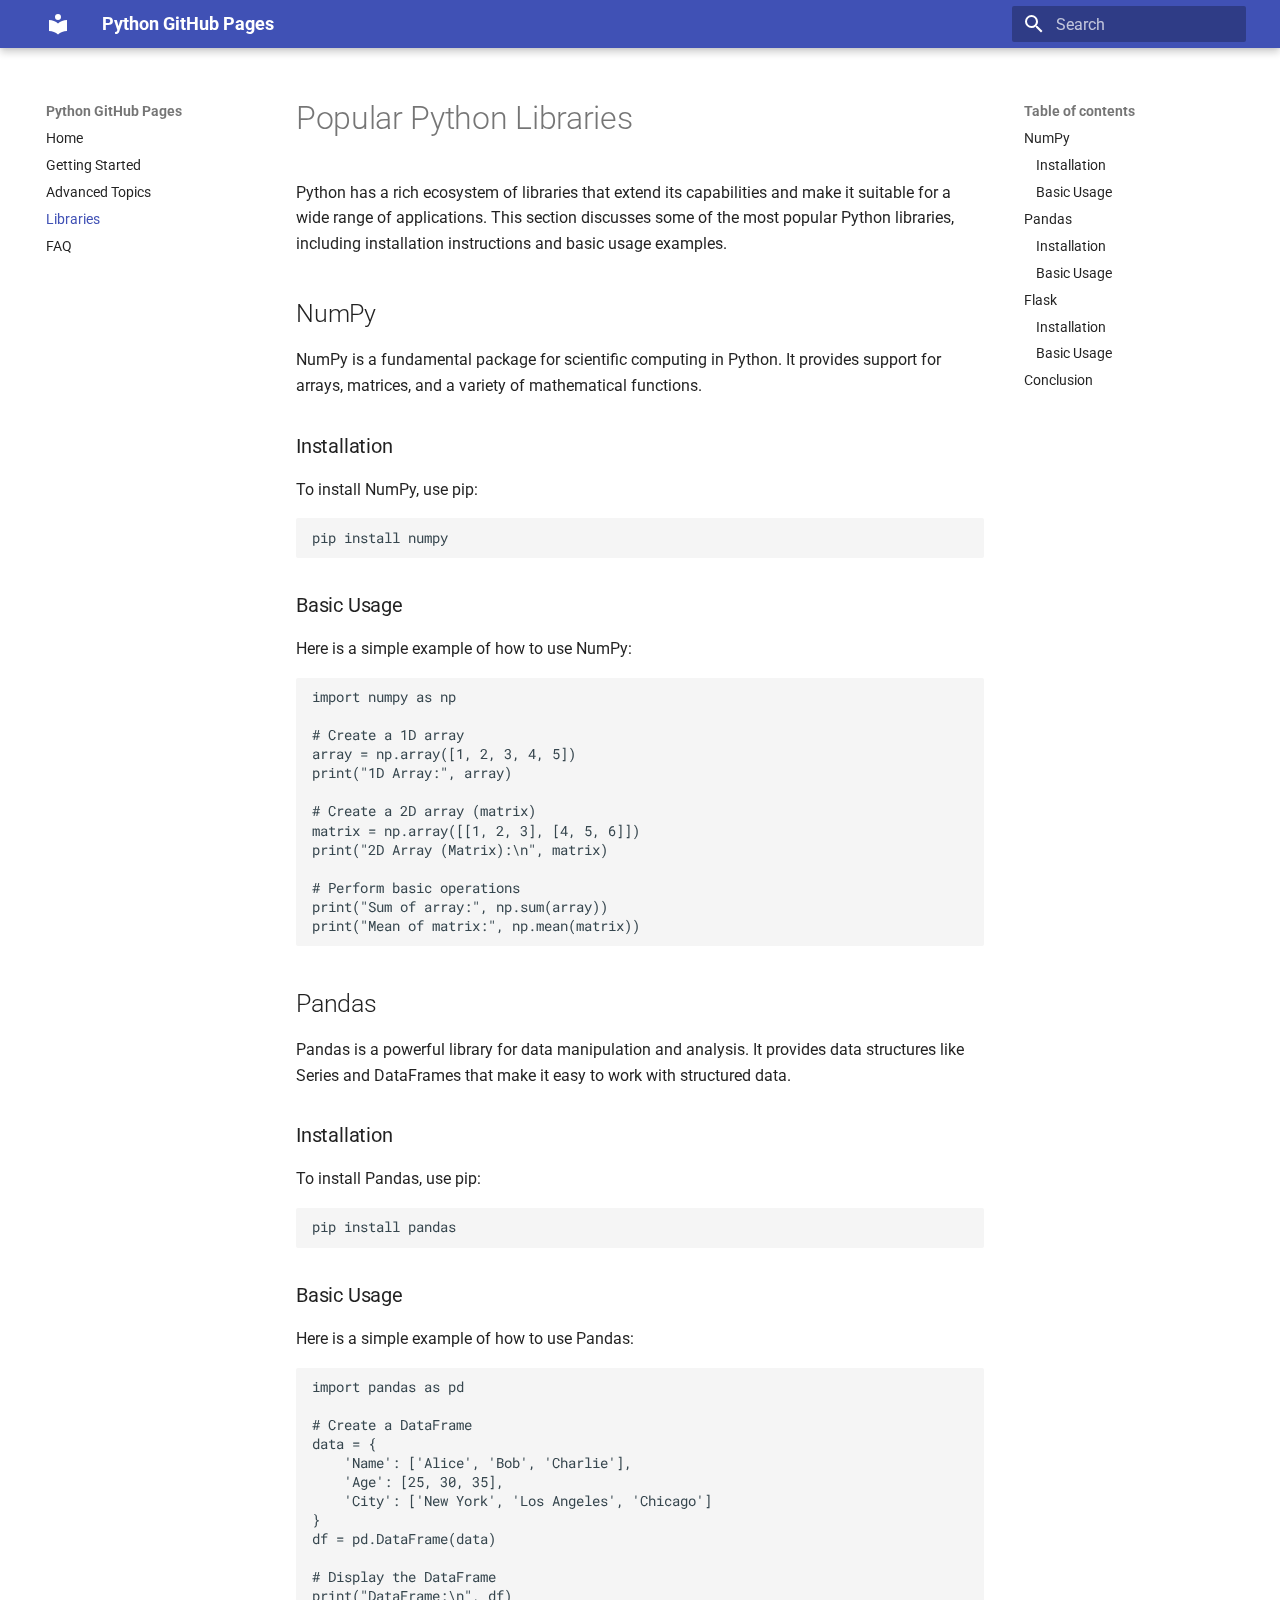
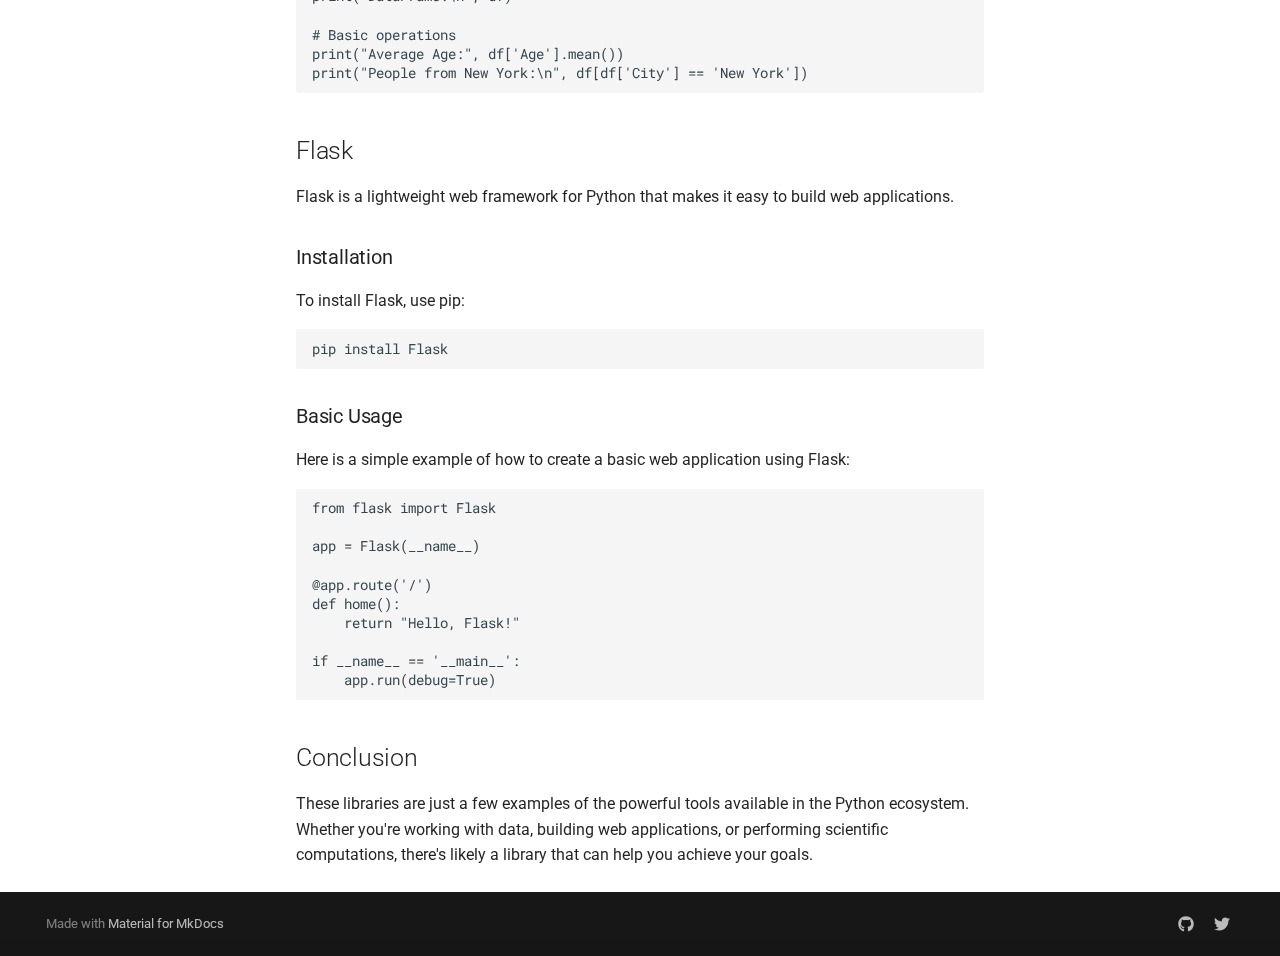
<file: libraries/index.html>
<!doctype html>
<html lang="en" class="no-js">
  <head>
    
      <meta charset="utf-8">
      <meta name="viewport" content="width=device-width,initial-scale=1">
      
      
      
      
        <link rel="prev" href="../advanced-topics/">
      
      
        <link rel="next" href="../faq/">
      
      
      <link rel="icon" href="../assets/images/favicon.png">
      <meta name="generator" content="mkdocs-1.6.1, mkdocs-material-9.6.19">
    
    
      
        <title>Libraries - Python GitHub Pages</title>
      
    
    
      <link rel="stylesheet" href="../assets/stylesheets/main.7e37652d.min.css">
      
      


    
    
      
    
    
      
        
        
        <link rel="preconnect" href="https://fonts.gstatic.com" crossorigin>
        <link rel="stylesheet" href="https://fonts.googleapis.com/css?family=Roboto:300,300i,400,400i,700,700i%7CRoboto+Mono:400,400i,700,700i&display=fallback">
        <style>:root{--md-text-font:"Roboto";--md-code-font:"Roboto Mono"}</style>
      
    
    
    <script>__md_scope=new URL("..",location),__md_hash=e=>[...e].reduce(((e,_)=>(e<<5)-e+_.charCodeAt(0)),0),__md_get=(e,_=localStorage,t=__md_scope)=>JSON.parse(_.getItem(t.pathname+"."+e)),__md_set=(e,_,t=localStorage,a=__md_scope)=>{try{t.setItem(a.pathname+"."+e,JSON.stringify(_))}catch(e){}}</script>
    
      

    
    
    
  </head>
  
  
    <body dir="ltr">
  
    
    <input class="md-toggle" data-md-toggle="drawer" type="checkbox" id="__drawer" autocomplete="off">
    <input class="md-toggle" data-md-toggle="search" type="checkbox" id="__search" autocomplete="off">
    <label class="md-overlay" for="__drawer"></label>
    <div data-md-component="skip">
      
        
        <a href="#popular-python-libraries" class="md-skip">
          Skip to content
        </a>
      
    </div>
    <div data-md-component="announce">
      
    </div>
    
    
      

  

<header class="md-header md-header--shadow" data-md-component="header">
  <nav class="md-header__inner md-grid" aria-label="Header">
    <a href=".." title="Python GitHub Pages" class="md-header__button md-logo" aria-label="Python GitHub Pages" data-md-component="logo">
      
  
  <svg xmlns="http://www.w3.org/2000/svg" viewBox="0 0 24 24"><path d="M12 8a3 3 0 0 0 3-3 3 3 0 0 0-3-3 3 3 0 0 0-3 3 3 3 0 0 0 3 3m0 3.54C9.64 9.35 6.5 8 3 8v11c3.5 0 6.64 1.35 9 3.54 2.36-2.19 5.5-3.54 9-3.54V8c-3.5 0-6.64 1.35-9 3.54"/></svg>

    </a>
    <label class="md-header__button md-icon" for="__drawer">
      
      <svg xmlns="http://www.w3.org/2000/svg" viewBox="0 0 24 24"><path d="M3 6h18v2H3zm0 5h18v2H3zm0 5h18v2H3z"/></svg>
    </label>
    <div class="md-header__title" data-md-component="header-title">
      <div class="md-header__ellipsis">
        <div class="md-header__topic">
          <span class="md-ellipsis">
            Python GitHub Pages
          </span>
        </div>
        <div class="md-header__topic" data-md-component="header-topic">
          <span class="md-ellipsis">
            
              Libraries
            
          </span>
        </div>
      </div>
    </div>
    
    
      <script>var palette=__md_get("__palette");if(palette&&palette.color){if("(prefers-color-scheme)"===palette.color.media){var media=matchMedia("(prefers-color-scheme: light)"),input=document.querySelector(media.matches?"[data-md-color-media='(prefers-color-scheme: light)']":"[data-md-color-media='(prefers-color-scheme: dark)']");palette.color.media=input.getAttribute("data-md-color-media"),palette.color.scheme=input.getAttribute("data-md-color-scheme"),palette.color.primary=input.getAttribute("data-md-color-primary"),palette.color.accent=input.getAttribute("data-md-color-accent")}for(var[key,value]of Object.entries(palette.color))document.body.setAttribute("data-md-color-"+key,value)}</script>
    
    
    
      
      
        <label class="md-header__button md-icon" for="__search">
          
          <svg xmlns="http://www.w3.org/2000/svg" viewBox="0 0 24 24"><path d="M9.5 3A6.5 6.5 0 0 1 16 9.5c0 1.61-.59 3.09-1.56 4.23l.27.27h.79l5 5-1.5 1.5-5-5v-.79l-.27-.27A6.52 6.52 0 0 1 9.5 16 6.5 6.5 0 0 1 3 9.5 6.5 6.5 0 0 1 9.5 3m0 2C7 5 5 7 5 9.5S7 14 9.5 14 14 12 14 9.5 12 5 9.5 5"/></svg>
        </label>
        <div class="md-search" data-md-component="search" role="dialog">
  <label class="md-search__overlay" for="__search"></label>
  <div class="md-search__inner" role="search">
    <form class="md-search__form" name="search">
      <input type="text" class="md-search__input" name="query" aria-label="Search" placeholder="Search" autocapitalize="off" autocorrect="off" autocomplete="off" spellcheck="false" data-md-component="search-query" required>
      <label class="md-search__icon md-icon" for="__search">
        
        <svg xmlns="http://www.w3.org/2000/svg" viewBox="0 0 24 24"><path d="M9.5 3A6.5 6.5 0 0 1 16 9.5c0 1.61-.59 3.09-1.56 4.23l.27.27h.79l5 5-1.5 1.5-5-5v-.79l-.27-.27A6.52 6.52 0 0 1 9.5 16 6.5 6.5 0 0 1 3 9.5 6.5 6.5 0 0 1 9.5 3m0 2C7 5 5 7 5 9.5S7 14 9.5 14 14 12 14 9.5 12 5 9.5 5"/></svg>
        
        <svg xmlns="http://www.w3.org/2000/svg" viewBox="0 0 24 24"><path d="M20 11v2H8l5.5 5.5-1.42 1.42L4.16 12l7.92-7.92L13.5 5.5 8 11z"/></svg>
      </label>
      <nav class="md-search__options" aria-label="Search">
        
        <button type="reset" class="md-search__icon md-icon" title="Clear" aria-label="Clear" tabindex="-1">
          
          <svg xmlns="http://www.w3.org/2000/svg" viewBox="0 0 24 24"><path d="M19 6.41 17.59 5 12 10.59 6.41 5 5 6.41 10.59 12 5 17.59 6.41 19 12 13.41 17.59 19 19 17.59 13.41 12z"/></svg>
        </button>
      </nav>
      
    </form>
    <div class="md-search__output">
      <div class="md-search__scrollwrap" tabindex="0" data-md-scrollfix>
        <div class="md-search-result" data-md-component="search-result">
          <div class="md-search-result__meta">
            Initializing search
          </div>
          <ol class="md-search-result__list" role="presentation"></ol>
        </div>
      </div>
    </div>
  </div>
</div>
      
    
    
  </nav>
  
</header>
    
    <div class="md-container" data-md-component="container">
      
      
        
          
        
      
      <main class="md-main" data-md-component="main">
        <div class="md-main__inner md-grid">
          
            
              
              <div class="md-sidebar md-sidebar--primary" data-md-component="sidebar" data-md-type="navigation" >
                <div class="md-sidebar__scrollwrap">
                  <div class="md-sidebar__inner">
                    



<nav class="md-nav md-nav--primary" aria-label="Navigation" data-md-level="0">
  <label class="md-nav__title" for="__drawer">
    <a href=".." title="Python GitHub Pages" class="md-nav__button md-logo" aria-label="Python GitHub Pages" data-md-component="logo">
      
  
  <svg xmlns="http://www.w3.org/2000/svg" viewBox="0 0 24 24"><path d="M12 8a3 3 0 0 0 3-3 3 3 0 0 0-3-3 3 3 0 0 0-3 3 3 3 0 0 0 3 3m0 3.54C9.64 9.35 6.5 8 3 8v11c3.5 0 6.64 1.35 9 3.54 2.36-2.19 5.5-3.54 9-3.54V8c-3.5 0-6.64 1.35-9 3.54"/></svg>

    </a>
    Python GitHub Pages
  </label>
  
  <ul class="md-nav__list" data-md-scrollfix>
    
      
      
  
  
  
  
    <li class="md-nav__item">
      <a href=".." class="md-nav__link">
        
  
  
  <span class="md-ellipsis">
    Home
    
  </span>
  

      </a>
    </li>
  

    
      
      
  
  
  
  
    <li class="md-nav__item">
      <a href="../getting-started/" class="md-nav__link">
        
  
  
  <span class="md-ellipsis">
    Getting Started
    
  </span>
  

      </a>
    </li>
  

    
      
      
  
  
  
  
    <li class="md-nav__item">
      <a href="../advanced-topics/" class="md-nav__link">
        
  
  
  <span class="md-ellipsis">
    Advanced Topics
    
  </span>
  

      </a>
    </li>
  

    
      
      
  
  
    
  
  
  
    <li class="md-nav__item md-nav__item--active">
      
      <input class="md-nav__toggle md-toggle" type="checkbox" id="__toc">
      
      
        
      
      
        <label class="md-nav__link md-nav__link--active" for="__toc">
          
  
  
  <span class="md-ellipsis">
    Libraries
    
  </span>
  

          <span class="md-nav__icon md-icon"></span>
        </label>
      
      <a href="./" class="md-nav__link md-nav__link--active">
        
  
  
  <span class="md-ellipsis">
    Libraries
    
  </span>
  

      </a>
      
        

<nav class="md-nav md-nav--secondary" aria-label="Table of contents">
  
  
  
    
  
  
    <label class="md-nav__title" for="__toc">
      <span class="md-nav__icon md-icon"></span>
      Table of contents
    </label>
    <ul class="md-nav__list" data-md-component="toc" data-md-scrollfix>
      
        <li class="md-nav__item">
  <a href="#numpy" class="md-nav__link">
    <span class="md-ellipsis">
      NumPy
    </span>
  </a>
  
    <nav class="md-nav" aria-label="NumPy">
      <ul class="md-nav__list">
        
          <li class="md-nav__item">
  <a href="#installation" class="md-nav__link">
    <span class="md-ellipsis">
      Installation
    </span>
  </a>
  
</li>
        
          <li class="md-nav__item">
  <a href="#basic-usage" class="md-nav__link">
    <span class="md-ellipsis">
      Basic Usage
    </span>
  </a>
  
</li>
        
      </ul>
    </nav>
  
</li>
      
        <li class="md-nav__item">
  <a href="#pandas" class="md-nav__link">
    <span class="md-ellipsis">
      Pandas
    </span>
  </a>
  
    <nav class="md-nav" aria-label="Pandas">
      <ul class="md-nav__list">
        
          <li class="md-nav__item">
  <a href="#installation_1" class="md-nav__link">
    <span class="md-ellipsis">
      Installation
    </span>
  </a>
  
</li>
        
          <li class="md-nav__item">
  <a href="#basic-usage_1" class="md-nav__link">
    <span class="md-ellipsis">
      Basic Usage
    </span>
  </a>
  
</li>
        
      </ul>
    </nav>
  
</li>
      
        <li class="md-nav__item">
  <a href="#flask" class="md-nav__link">
    <span class="md-ellipsis">
      Flask
    </span>
  </a>
  
    <nav class="md-nav" aria-label="Flask">
      <ul class="md-nav__list">
        
          <li class="md-nav__item">
  <a href="#installation_2" class="md-nav__link">
    <span class="md-ellipsis">
      Installation
    </span>
  </a>
  
</li>
        
          <li class="md-nav__item">
  <a href="#basic-usage_2" class="md-nav__link">
    <span class="md-ellipsis">
      Basic Usage
    </span>
  </a>
  
</li>
        
      </ul>
    </nav>
  
</li>
      
        <li class="md-nav__item">
  <a href="#conclusion" class="md-nav__link">
    <span class="md-ellipsis">
      Conclusion
    </span>
  </a>
  
</li>
      
    </ul>
  
</nav>
      
    </li>
  

    
      
      
  
  
  
  
    <li class="md-nav__item">
      <a href="../faq/" class="md-nav__link">
        
  
  
  <span class="md-ellipsis">
    FAQ
    
  </span>
  

      </a>
    </li>
  

    
  </ul>
</nav>
                  </div>
                </div>
              </div>
            
            
              
              <div class="md-sidebar md-sidebar--secondary" data-md-component="sidebar" data-md-type="toc" >
                <div class="md-sidebar__scrollwrap">
                  <div class="md-sidebar__inner">
                    

<nav class="md-nav md-nav--secondary" aria-label="Table of contents">
  
  
  
    
  
  
    <label class="md-nav__title" for="__toc">
      <span class="md-nav__icon md-icon"></span>
      Table of contents
    </label>
    <ul class="md-nav__list" data-md-component="toc" data-md-scrollfix>
      
        <li class="md-nav__item">
  <a href="#numpy" class="md-nav__link">
    <span class="md-ellipsis">
      NumPy
    </span>
  </a>
  
    <nav class="md-nav" aria-label="NumPy">
      <ul class="md-nav__list">
        
          <li class="md-nav__item">
  <a href="#installation" class="md-nav__link">
    <span class="md-ellipsis">
      Installation
    </span>
  </a>
  
</li>
        
          <li class="md-nav__item">
  <a href="#basic-usage" class="md-nav__link">
    <span class="md-ellipsis">
      Basic Usage
    </span>
  </a>
  
</li>
        
      </ul>
    </nav>
  
</li>
      
        <li class="md-nav__item">
  <a href="#pandas" class="md-nav__link">
    <span class="md-ellipsis">
      Pandas
    </span>
  </a>
  
    <nav class="md-nav" aria-label="Pandas">
      <ul class="md-nav__list">
        
          <li class="md-nav__item">
  <a href="#installation_1" class="md-nav__link">
    <span class="md-ellipsis">
      Installation
    </span>
  </a>
  
</li>
        
          <li class="md-nav__item">
  <a href="#basic-usage_1" class="md-nav__link">
    <span class="md-ellipsis">
      Basic Usage
    </span>
  </a>
  
</li>
        
      </ul>
    </nav>
  
</li>
      
        <li class="md-nav__item">
  <a href="#flask" class="md-nav__link">
    <span class="md-ellipsis">
      Flask
    </span>
  </a>
  
    <nav class="md-nav" aria-label="Flask">
      <ul class="md-nav__list">
        
          <li class="md-nav__item">
  <a href="#installation_2" class="md-nav__link">
    <span class="md-ellipsis">
      Installation
    </span>
  </a>
  
</li>
        
          <li class="md-nav__item">
  <a href="#basic-usage_2" class="md-nav__link">
    <span class="md-ellipsis">
      Basic Usage
    </span>
  </a>
  
</li>
        
      </ul>
    </nav>
  
</li>
      
        <li class="md-nav__item">
  <a href="#conclusion" class="md-nav__link">
    <span class="md-ellipsis">
      Conclusion
    </span>
  </a>
  
</li>
      
    </ul>
  
</nav>
                  </div>
                </div>
              </div>
            
          
          
            <div class="md-content" data-md-component="content">
              <article class="md-content__inner md-typeset">
                
                  



<h1 id="popular-python-libraries">Popular Python Libraries<a class="headerlink" href="#popular-python-libraries" title="Permanent link">&para;</a></h1>
<p>Python has a rich ecosystem of libraries that extend its capabilities and make it suitable for a wide range of applications. This section discusses some of the most popular Python libraries, including installation instructions and basic usage examples.</p>
<h2 id="numpy">NumPy<a class="headerlink" href="#numpy" title="Permanent link">&para;</a></h2>
<p>NumPy is a fundamental package for scientific computing in Python. It provides support for arrays, matrices, and a variety of mathematical functions.</p>
<h3 id="installation">Installation<a class="headerlink" href="#installation" title="Permanent link">&para;</a></h3>
<p>To install NumPy, use pip:</p>
<div class="codehilite"><pre><span></span><code>pip install numpy
</code></pre></div>

<h3 id="basic-usage">Basic Usage<a class="headerlink" href="#basic-usage" title="Permanent link">&para;</a></h3>
<p>Here is a simple example of how to use NumPy:</p>
<div class="codehilite"><pre><span></span><code><span class="kn">import</span><span class="w"> </span><span class="nn">numpy</span><span class="w"> </span><span class="k">as</span><span class="w"> </span><span class="nn">np</span>

<span class="c1"># Create a 1D array</span>
<span class="n">array</span> <span class="o">=</span> <span class="n">np</span><span class="o">.</span><span class="n">array</span><span class="p">([</span><span class="mi">1</span><span class="p">,</span> <span class="mi">2</span><span class="p">,</span> <span class="mi">3</span><span class="p">,</span> <span class="mi">4</span><span class="p">,</span> <span class="mi">5</span><span class="p">])</span>
<span class="nb">print</span><span class="p">(</span><span class="s2">&quot;1D Array:&quot;</span><span class="p">,</span> <span class="n">array</span><span class="p">)</span>

<span class="c1"># Create a 2D array (matrix)</span>
<span class="n">matrix</span> <span class="o">=</span> <span class="n">np</span><span class="o">.</span><span class="n">array</span><span class="p">([[</span><span class="mi">1</span><span class="p">,</span> <span class="mi">2</span><span class="p">,</span> <span class="mi">3</span><span class="p">],</span> <span class="p">[</span><span class="mi">4</span><span class="p">,</span> <span class="mi">5</span><span class="p">,</span> <span class="mi">6</span><span class="p">]])</span>
<span class="nb">print</span><span class="p">(</span><span class="s2">&quot;2D Array (Matrix):</span><span class="se">\n</span><span class="s2">&quot;</span><span class="p">,</span> <span class="n">matrix</span><span class="p">)</span>

<span class="c1"># Perform basic operations</span>
<span class="nb">print</span><span class="p">(</span><span class="s2">&quot;Sum of array:&quot;</span><span class="p">,</span> <span class="n">np</span><span class="o">.</span><span class="n">sum</span><span class="p">(</span><span class="n">array</span><span class="p">))</span>
<span class="nb">print</span><span class="p">(</span><span class="s2">&quot;Mean of matrix:&quot;</span><span class="p">,</span> <span class="n">np</span><span class="o">.</span><span class="n">mean</span><span class="p">(</span><span class="n">matrix</span><span class="p">))</span>
</code></pre></div>

<h2 id="pandas">Pandas<a class="headerlink" href="#pandas" title="Permanent link">&para;</a></h2>
<p>Pandas is a powerful library for data manipulation and analysis. It provides data structures like Series and DataFrames that make it easy to work with structured data.</p>
<h3 id="installation_1">Installation<a class="headerlink" href="#installation_1" title="Permanent link">&para;</a></h3>
<p>To install Pandas, use pip:</p>
<div class="codehilite"><pre><span></span><code>pip install pandas
</code></pre></div>

<h3 id="basic-usage_1">Basic Usage<a class="headerlink" href="#basic-usage_1" title="Permanent link">&para;</a></h3>
<p>Here is a simple example of how to use Pandas:</p>
<div class="codehilite"><pre><span></span><code><span class="kn">import</span><span class="w"> </span><span class="nn">pandas</span><span class="w"> </span><span class="k">as</span><span class="w"> </span><span class="nn">pd</span>

<span class="c1"># Create a DataFrame</span>
<span class="n">data</span> <span class="o">=</span> <span class="p">{</span>
    <span class="s1">&#39;Name&#39;</span><span class="p">:</span> <span class="p">[</span><span class="s1">&#39;Alice&#39;</span><span class="p">,</span> <span class="s1">&#39;Bob&#39;</span><span class="p">,</span> <span class="s1">&#39;Charlie&#39;</span><span class="p">],</span>
    <span class="s1">&#39;Age&#39;</span><span class="p">:</span> <span class="p">[</span><span class="mi">25</span><span class="p">,</span> <span class="mi">30</span><span class="p">,</span> <span class="mi">35</span><span class="p">],</span>
    <span class="s1">&#39;City&#39;</span><span class="p">:</span> <span class="p">[</span><span class="s1">&#39;New York&#39;</span><span class="p">,</span> <span class="s1">&#39;Los Angeles&#39;</span><span class="p">,</span> <span class="s1">&#39;Chicago&#39;</span><span class="p">]</span>
<span class="p">}</span>
<span class="n">df</span> <span class="o">=</span> <span class="n">pd</span><span class="o">.</span><span class="n">DataFrame</span><span class="p">(</span><span class="n">data</span><span class="p">)</span>

<span class="c1"># Display the DataFrame</span>
<span class="nb">print</span><span class="p">(</span><span class="s2">&quot;DataFrame:</span><span class="se">\n</span><span class="s2">&quot;</span><span class="p">,</span> <span class="n">df</span><span class="p">)</span>

<span class="c1"># Basic operations</span>
<span class="nb">print</span><span class="p">(</span><span class="s2">&quot;Average Age:&quot;</span><span class="p">,</span> <span class="n">df</span><span class="p">[</span><span class="s1">&#39;Age&#39;</span><span class="p">]</span><span class="o">.</span><span class="n">mean</span><span class="p">())</span>
<span class="nb">print</span><span class="p">(</span><span class="s2">&quot;People from New York:</span><span class="se">\n</span><span class="s2">&quot;</span><span class="p">,</span> <span class="n">df</span><span class="p">[</span><span class="n">df</span><span class="p">[</span><span class="s1">&#39;City&#39;</span><span class="p">]</span> <span class="o">==</span> <span class="s1">&#39;New York&#39;</span><span class="p">])</span>
</code></pre></div>

<h2 id="flask">Flask<a class="headerlink" href="#flask" title="Permanent link">&para;</a></h2>
<p>Flask is a lightweight web framework for Python that makes it easy to build web applications.</p>
<h3 id="installation_2">Installation<a class="headerlink" href="#installation_2" title="Permanent link">&para;</a></h3>
<p>To install Flask, use pip:</p>
<div class="codehilite"><pre><span></span><code>pip install Flask
</code></pre></div>

<h3 id="basic-usage_2">Basic Usage<a class="headerlink" href="#basic-usage_2" title="Permanent link">&para;</a></h3>
<p>Here is a simple example of how to create a basic web application using Flask:</p>
<div class="codehilite"><pre><span></span><code><span class="kn">from</span><span class="w"> </span><span class="nn">flask</span><span class="w"> </span><span class="kn">import</span> <span class="n">Flask</span>

<span class="n">app</span> <span class="o">=</span> <span class="n">Flask</span><span class="p">(</span><span class="vm">__name__</span><span class="p">)</span>

<span class="nd">@app</span><span class="o">.</span><span class="n">route</span><span class="p">(</span><span class="s1">&#39;/&#39;</span><span class="p">)</span>
<span class="k">def</span><span class="w"> </span><span class="nf">home</span><span class="p">():</span>
    <span class="k">return</span> <span class="s2">&quot;Hello, Flask!&quot;</span>

<span class="k">if</span> <span class="vm">__name__</span> <span class="o">==</span> <span class="s1">&#39;__main__&#39;</span><span class="p">:</span>
    <span class="n">app</span><span class="o">.</span><span class="n">run</span><span class="p">(</span><span class="n">debug</span><span class="o">=</span><span class="kc">True</span><span class="p">)</span>
</code></pre></div>

<h2 id="conclusion">Conclusion<a class="headerlink" href="#conclusion" title="Permanent link">&para;</a></h2>
<p>These libraries are just a few examples of the powerful tools available in the Python ecosystem. Whether you're working with data, building web applications, or performing scientific computations, there's likely a library that can help you achieve your goals.</p>












                
              </article>
            </div>
          
          
<script>var target=document.getElementById(location.hash.slice(1));target&&target.name&&(target.checked=target.name.startsWith("__tabbed_"))</script>
        </div>
        
      </main>
      
        <footer class="md-footer">
  
  <div class="md-footer-meta md-typeset">
    <div class="md-footer-meta__inner md-grid">
      <div class="md-copyright">
  
  
    Made with
    <a href="https://squidfunk.github.io/mkdocs-material/" target="_blank" rel="noopener">
      Material for MkDocs
    </a>
  
</div>
      
        
<div class="md-social">
  
    
    
    
    
      
      
    
    <a href="https://github.com/yourusername/python-github-pages" target="_blank" rel="noopener" title="github.com" class="md-social__link">
      <svg xmlns="http://www.w3.org/2000/svg" viewBox="0 0 512 512"><!--! Font Awesome Free 7.0.0 by @fontawesome - https://fontawesome.com License - https://fontawesome.com/license/free (Icons: CC BY 4.0, Fonts: SIL OFL 1.1, Code: MIT License) Copyright 2025 Fonticons, Inc.--><path fill="currentColor" d="M173.9 397.4c0 2-2.3 3.6-5.2 3.6-3.3.3-5.6-1.3-5.6-3.6 0-2 2.3-3.6 5.2-3.6 3-.3 5.6 1.3 5.6 3.6m-31.1-4.5c-.7 2 1.3 4.3 4.3 4.9 2.6 1 5.6 0 6.2-2s-1.3-4.3-4.3-5.2c-2.6-.7-5.5.3-6.2 2.3m44.2-1.7c-2.9.7-4.9 2.6-4.6 4.9.3 2 2.9 3.3 5.9 2.6 2.9-.7 4.9-2.6 4.6-4.6-.3-1.9-3-3.2-5.9-2.9M252.8 8C114.1 8 8 113.3 8 252c0 110.9 69.8 205.8 169.5 239.2 12.8 2.3 17.3-5.6 17.3-12.1 0-6.2-.3-40.4-.3-61.4 0 0-70 15-84.7-29.8 0 0-11.4-29.1-27.8-36.6 0 0-22.9-15.7 1.6-15.4 0 0 24.9 2 38.6 25.8 21.9 38.6 58.6 27.5 72.9 20.9 2.3-16 8.8-27.1 16-33.7-55.9-6.2-112.3-14.3-112.3-110.5 0-27.5 7.6-41.3 23.6-58.9-2.6-6.5-11.1-33.3 2.6-67.9 20.9-6.5 69 27 69 27 20-5.6 41.5-8.5 62.8-8.5s42.8 2.9 62.8 8.5c0 0 48.1-33.6 69-27 13.7 34.7 5.2 61.4 2.6 67.9 16 17.7 25.8 31.5 25.8 58.9 0 96.5-58.9 104.2-114.8 110.5 9.2 7.9 17 22.9 17 46.4 0 33.7-.3 75.4-.3 83.6 0 6.5 4.6 14.4 17.3 12.1C436.2 457.8 504 362.9 504 252 504 113.3 391.5 8 252.8 8M105.2 352.9c-1.3 1-1 3.3.7 5.2 1.6 1.6 3.9 2.3 5.2 1 1.3-1 1-3.3-.7-5.2-1.6-1.6-3.9-2.3-5.2-1m-10.8-8.1c-.7 1.3.3 2.9 2.3 3.9 1.6 1 3.6.7 4.3-.7.7-1.3-.3-2.9-2.3-3.9-2-.6-3.6-.3-4.3.7m32.4 35.6c-1.6 1.3-1 4.3 1.3 6.2 2.3 2.3 5.2 2.6 6.5 1 1.3-1.3.7-4.3-1.3-6.2-2.2-2.3-5.2-2.6-6.5-1m-11.4-14.7c-1.6 1-1.6 3.6 0 5.9s4.3 3.3 5.6 2.3c1.6-1.3 1.6-3.9 0-6.2-1.4-2.3-4-3.3-5.6-2"/></svg>
    </a>
  
    
    
    
    
      
      
    
    <a href="https://twitter.com/yourusername" target="_blank" rel="noopener" title="twitter.com" class="md-social__link">
      <svg xmlns="http://www.w3.org/2000/svg" viewBox="0 0 512 512"><!--! Font Awesome Free 7.0.0 by @fontawesome - https://fontawesome.com License - https://fontawesome.com/license/free (Icons: CC BY 4.0, Fonts: SIL OFL 1.1, Code: MIT License) Copyright 2025 Fonticons, Inc.--><path fill="currentColor" d="M459.4 151.7c.3 4.5.3 9.1.3 13.6 0 138.7-105.6 298.6-298.6 298.6-59.5 0-114.7-17.2-161.1-47.1 8.4 1 16.6 1.3 25.3 1.3 49.1 0 94.2-16.6 130.3-44.8-46.1-1-84.8-31.2-98.1-72.8 6.5 1 13 1.6 19.8 1.6 9.4 0 18.8-1.3 27.6-3.6-48.1-9.7-84.1-52-84.1-103v-1.3c14 7.8 30.2 12.7 47.4 13.3-28.3-18.8-46.8-51-46.8-87.4 0-19.5 5.2-37.4 14.3-53C87.4 130.8 165 172.4 252.1 176.9c-1.6-7.8-2.6-15.9-2.6-24C249.5 95.1 296.3 48 354.4 48c30.2 0 57.5 12.7 76.7 33.1 23.7-4.5 46.5-13.3 66.6-25.3-7.8 24.4-24.4 44.8-46.1 57.8 21.1-2.3 41.6-8.1 60.4-16.2-14.3 20.8-32.2 39.3-52.6 54.3"/></svg>
    </a>
  
</div>
      
    </div>
  </div>
</footer>
      
    </div>
    <div class="md-dialog" data-md-component="dialog">
      <div class="md-dialog__inner md-typeset"></div>
    </div>
    
    
    
      
      <script id="__config" type="application/json">{"base": "..", "features": [], "search": "../assets/javascripts/workers/search.973d3a69.min.js", "tags": null, "translations": {"clipboard.copied": "Copied to clipboard", "clipboard.copy": "Copy to clipboard", "search.result.more.one": "1 more on this page", "search.result.more.other": "# more on this page", "search.result.none": "No matching documents", "search.result.one": "1 matching document", "search.result.other": "# matching documents", "search.result.placeholder": "Type to start searching", "search.result.term.missing": "Missing", "select.version": "Select version"}, "version": null}</script>
    
    
      <script src="../assets/javascripts/bundle.92b07e13.min.js"></script>
      
    
  </body>
</html>
</file>
<file: assets/stylesheets/main.7e37652d.min.css>
@charset "UTF-8";html{-webkit-text-size-adjust:none;-moz-text-size-adjust:none;text-size-adjust:none;box-sizing:border-box}*,:after,:before{box-sizing:inherit}@media (prefers-reduced-motion){*,:after,:before{transition:none!important}}body{margin:0}a,button,input,label{-webkit-tap-highlight-color:transparent}a{color:inherit;text-decoration:none}hr{border:0;box-sizing:initial;display:block;height:.05rem;overflow:visible;padding:0}small{font-size:80%}sub,sup{line-height:1em}img{border-style:none}table{border-collapse:initial;border-spacing:0}td,th{font-weight:400;vertical-align:top}button{background:#0000;border:0;font-family:inherit;font-size:inherit;margin:0;padding:0}input{border:0;outline:none}:root{--md-primary-fg-color:#4051b5;--md-primary-fg-color--light:#5d6cc0;--md-primary-fg-color--dark:#303fa1;--md-primary-bg-color:#fff;--md-primary-bg-color--light:#ffffffb3;--md-accent-fg-color:#526cfe;--md-accent-fg-color--transparent:#526cfe1a;--md-accent-bg-color:#fff;--md-accent-bg-color--light:#ffffffb3}[data-md-color-scheme=default]{color-scheme:light}[data-md-color-scheme=default] img[src$="#gh-dark-mode-only"],[data-md-color-scheme=default] img[src$="#only-dark"]{display:none}:root,[data-md-color-scheme=default]{--md-hue:225deg;--md-default-fg-color:#000000de;--md-default-fg-color--light:#0000008a;--md-default-fg-color--lighter:#00000052;--md-default-fg-color--lightest:#00000012;--md-default-bg-color:#fff;--md-default-bg-color--light:#ffffffb3;--md-default-bg-color--lighter:#ffffff4d;--md-default-bg-color--lightest:#ffffff1f;--md-code-fg-color:#36464e;--md-code-bg-color:#f5f5f5;--md-code-hl-color:#4287ff;--md-code-hl-color--light:#4287ff1a;--md-code-hl-number-color:#d52a2a;--md-code-hl-special-color:#db1457;--md-code-hl-function-color:#a846b9;--md-code-hl-constant-color:#6e59d9;--md-code-hl-keyword-color:#3f6ec6;--md-code-hl-string-color:#1c7d4d;--md-code-hl-name-color:var(--md-code-fg-color);--md-code-hl-operator-color:var(--md-default-fg-color--light);--md-code-hl-punctuation-color:var(--md-default-fg-color--light);--md-code-hl-comment-color:var(--md-default-fg-color--light);--md-code-hl-generic-color:var(--md-default-fg-color--light);--md-code-hl-variable-color:var(--md-default-fg-color--light);--md-typeset-color:var(--md-default-fg-color);--md-typeset-a-color:var(--md-primary-fg-color);--md-typeset-del-color:#f5503d26;--md-typeset-ins-color:#0bd57026;--md-typeset-kbd-color:#fafafa;--md-typeset-kbd-accent-color:#fff;--md-typeset-kbd-border-color:#b8b8b8;--md-typeset-mark-color:#ffff0080;--md-typeset-table-color:#0000001f;--md-typeset-table-color--light:rgba(0,0,0,.035);--md-admonition-fg-color:var(--md-default-fg-color);--md-admonition-bg-color:var(--md-default-bg-color);--md-warning-fg-color:#000000de;--md-warning-bg-color:#ff9;--md-footer-fg-color:#fff;--md-footer-fg-color--light:#ffffffb3;--md-footer-fg-color--lighter:#ffffff73;--md-footer-bg-color:#000000de;--md-footer-bg-color--dark:#00000052;--md-shadow-z1:0 0.2rem 0.5rem #0000000d,0 0 0.05rem #0000001a;--md-shadow-z2:0 0.2rem 0.5rem #0000001a,0 0 0.05rem #00000040;--md-shadow-z3:0 0.2rem 0.5rem #0003,0 0 0.05rem #00000059}.md-icon svg{fill:currentcolor;display:block;height:1.2rem;width:1.2rem}body{-webkit-font-smoothing:antialiased;-moz-osx-font-smoothing:grayscale;--md-text-font-family:var(--md-text-font,_),-apple-system,BlinkMacSystemFont,Helvetica,Arial,sans-serif;--md-code-font-family:var(--md-code-font,_),SFMono-Regular,Consolas,Menlo,monospace}aside,body,input{font-feature-settings:"kern","liga";color:var(--md-typeset-color);font-family:var(--md-text-font-family)}code,kbd,pre{font-feature-settings:"kern";font-family:var(--md-code-font-family)}:root{--md-typeset-table-sort-icon:url('data:image/svg+xml;charset=utf-8,<svg xmlns="http://www.w3.org/2000/svg" viewBox="0 0 24 24"><path d="m18 21-4-4h3V7h-3l4-4 4 4h-3v10h3M2 19v-2h10v2M2 13v-2h7v2M2 7V5h4v2z"/></svg>');--md-typeset-table-sort-icon--asc:url('data:image/svg+xml;charset=utf-8,<svg xmlns="http://www.w3.org/2000/svg" viewBox="0 0 24 24"><path d="M19 17h3l-4 4-4-4h3V3h2M2 17h10v2H2M6 5v2H2V5m0 6h7v2H2z"/></svg>');--md-typeset-table-sort-icon--desc:url('data:image/svg+xml;charset=utf-8,<svg xmlns="http://www.w3.org/2000/svg" viewBox="0 0 24 24"><path d="M19 7h3l-4-4-4 4h3v14h2M2 17h10v2H2M6 5v2H2V5m0 6h7v2H2z"/></svg>')}.md-typeset{-webkit-print-color-adjust:exact;color-adjust:exact;font-size:.8rem;line-height:1.6;overflow-wrap:break-word}@media print{.md-typeset{font-size:.68rem}}.md-typeset blockquote,.md-typeset dl,.md-typeset figure,.md-typeset ol,.md-typeset pre,.md-typeset ul{margin-bottom:1em;margin-top:1em}.md-typeset h1{color:var(--md-default-fg-color--light);font-size:2em;line-height:1.3;margin:0 0 1.25em}.md-typeset h1,.md-typeset h2{font-weight:300;letter-spacing:-.01em}.md-typeset h2{font-size:1.5625em;line-height:1.4;margin:1.6em 0 .64em}.md-typeset h3{font-size:1.25em;font-weight:400;letter-spacing:-.01em;line-height:1.5;margin:1.6em 0 .8em}.md-typeset h2+h3{margin-top:.8em}.md-typeset h4{font-weight:700;letter-spacing:-.01em;margin:1em 0}.md-typeset h5,.md-typeset h6{color:var(--md-default-fg-color--light);font-size:.8em;font-weight:700;letter-spacing:-.01em;margin:1.25em 0}.md-typeset h5{text-transform:uppercase}.md-typeset h5 code{text-transform:none}.md-typeset hr{border-bottom:.05rem solid var(--md-default-fg-color--lightest);display:flow-root;margin:1.5em 0}.md-typeset a{color:var(--md-typeset-a-color);word-break:break-word}.md-typeset a,.md-typeset a:before{transition:color 125ms}.md-typeset a:focus,.md-typeset a:hover{color:var(--md-accent-fg-color)}.md-typeset a:focus code,.md-typeset a:hover code{background-color:var(--md-accent-fg-color--transparent)}.md-typeset a code{color:currentcolor;transition:background-color 125ms}.md-typeset a.focus-visible{outline-color:var(--md-accent-fg-color);outline-offset:.2rem}.md-typeset code,.md-typeset kbd,.md-typeset pre{color:var(--md-code-fg-color);direction:ltr;font-variant-ligatures:none}@media print{.md-typeset code,.md-typeset kbd,.md-typeset pre{white-space:pre-wrap}}.md-typeset code{background-color:var(--md-code-bg-color);border-radius:.1rem;-webkit-box-decoration-break:clone;box-decoration-break:clone;font-size:.85em;padding:0 .2941176471em;word-break:break-word}.md-typeset code:not(.focus-visible){-webkit-tap-highlight-color:transparent;outline:none}.md-typeset pre{display:flow-root;line-height:1.4;position:relative}.md-typeset pre>code{-webkit-box-decoration-break:slice;box-decoration-break:slice;box-shadow:none;display:block;margin:0;outline-color:var(--md-accent-fg-color);overflow:auto;padding:.7720588235em 1.1764705882em;scrollbar-color:var(--md-default-fg-color--lighter) #0000;scrollbar-width:thin;touch-action:auto;word-break:normal}.md-typeset pre>code:hover{scrollbar-color:var(--md-accent-fg-color) #0000}.md-typeset pre>code::-webkit-scrollbar{height:.2rem;width:.2rem}.md-typeset pre>code::-webkit-scrollbar-thumb{background-color:var(--md-default-fg-color--lighter)}.md-typeset pre>code::-webkit-scrollbar-thumb:hover{background-color:var(--md-accent-fg-color)}.md-typeset kbd{background-color:var(--md-typeset-kbd-color);border-radius:.1rem;box-shadow:0 .1rem 0 .05rem var(--md-typeset-kbd-border-color),0 .1rem 0 var(--md-typeset-kbd-border-color),0 -.1rem .2rem var(--md-typeset-kbd-accent-color) inset;color:var(--md-default-fg-color);display:inline-block;font-size:.75em;padding:0 .6666666667em;vertical-align:text-top;word-break:break-word}.md-typeset mark{background-color:var(--md-typeset-mark-color);-webkit-box-decoration-break:clone;box-decoration-break:clone;color:inherit;word-break:break-word}.md-typeset abbr{border-bottom:.05rem dotted var(--md-default-fg-color--light);cursor:help;text-decoration:none}.md-typeset small{opacity:.75}[dir=ltr] .md-typeset sub,[dir=ltr] .md-typeset sup{margin-left:.078125em}[dir=rtl] .md-typeset sub,[dir=rtl] .md-typeset sup{margin-right:.078125em}[dir=ltr] .md-typeset blockquote{padding-left:.6rem}[dir=rtl] .md-typeset blockquote{padding-right:.6rem}[dir=ltr] .md-typeset blockquote{border-left:.2rem solid var(--md-default-fg-color--lighter)}[dir=rtl] .md-typeset blockquote{border-right:.2rem solid var(--md-default-fg-color--lighter)}.md-typeset blockquote{color:var(--md-default-fg-color--light);margin-left:0;margin-right:0}.md-typeset ul{list-style-type:disc}.md-typeset ul[type]{list-style-type:revert-layer}[dir=ltr] .md-typeset ol,[dir=ltr] .md-typeset ul{margin-left:.625em}[dir=rtl] .md-typeset ol,[dir=rtl] .md-typeset ul{margin-right:.625em}.md-typeset ol,.md-typeset ul{padding:0}.md-typeset ol:not([hidden]),.md-typeset ul:not([hidden]){display:flow-root}.md-typeset ol ol,.md-typeset ul ol{list-style-type:lower-alpha}.md-typeset ol ol ol,.md-typeset ul ol ol{list-style-type:lower-roman}.md-typeset ol ol ol ol,.md-typeset ul ol ol ol{list-style-type:upper-alpha}.md-typeset ol ol ol ol ol,.md-typeset ul ol ol ol ol{list-style-type:upper-roman}.md-typeset ol[type],.md-typeset ul[type]{list-style-type:revert-layer}[dir=ltr] .md-typeset ol li,[dir=ltr] .md-typeset ul li{margin-left:1.25em}[dir=rtl] .md-typeset ol li,[dir=rtl] .md-typeset ul li{margin-right:1.25em}.md-typeset ol li,.md-typeset ul li{margin-bottom:.5em}.md-typeset ol li blockquote,.md-typeset ol li p,.md-typeset ul li blockquote,.md-typeset ul li p{margin:.5em 0}.md-typeset ol li:last-child,.md-typeset ul li:last-child{margin-bottom:0}[dir=ltr] .md-typeset ol li ol,[dir=ltr] .md-typeset ol li ul,[dir=ltr] .md-typeset ul li ol,[dir=ltr] .md-typeset ul li ul{margin-left:.625em}[dir=rtl] .md-typeset ol li ol,[dir=rtl] .md-typeset ol li ul,[dir=rtl] .md-typeset ul li ol,[dir=rtl] .md-typeset ul li ul{margin-right:.625em}.md-typeset ol li ol,.md-typeset ol li ul,.md-typeset ul li ol,.md-typeset ul li ul{margin-bottom:.5em;margin-top:.5em}[dir=ltr] .md-typeset dd{margin-left:1.875em}[dir=rtl] .md-typeset dd{margin-right:1.875em}.md-typeset dd{margin-bottom:1.5em;margin-top:1em}.md-typeset img,.md-typeset svg,.md-typeset video{height:auto;max-width:100%}.md-typeset img[align=left]{margin:1em 1em 1em 0}.md-typeset img[align=right]{margin:1em 0 1em 1em}.md-typeset img[align]:only-child{margin-top:0}.md-typeset figure{display:flow-root;margin:1em auto;max-width:100%;text-align:center;width:-moz-fit-content;width:fit-content}.md-typeset figure img{display:block;margin:0 auto}.md-typeset figcaption{font-style:italic;margin:1em auto;max-width:24rem}.md-typeset iframe{max-width:100%}.md-typeset table:not([class]){background-color:var(--md-default-bg-color);border:.05rem solid var(--md-typeset-table-color);border-radius:.1rem;display:inline-block;font-size:.64rem;max-width:100%;overflow:auto;touch-action:auto}@media print{.md-typeset table:not([class]){display:table}}.md-typeset table:not([class])+*{margin-top:1.5em}.md-typeset table:not([class]) td>:first-child,.md-typeset table:not([class]) th>:first-child{margin-top:0}.md-typeset table:not([class]) td>:last-child,.md-typeset table:not([class]) th>:last-child{margin-bottom:0}.md-typeset table:not([class]) td:not([align]),.md-typeset table:not([class]) th:not([align]){text-align:left}[dir=rtl] .md-typeset table:not([class]) td:not([align]),[dir=rtl] .md-typeset table:not([class]) th:not([align]){text-align:right}.md-typeset table:not([class]) th{font-weight:700;min-width:5rem;padding:.9375em 1.25em;vertical-align:top}.md-typeset table:not([class]) td{border-top:.05rem solid var(--md-typeset-table-color);padding:.9375em 1.25em;vertical-align:top}.md-typeset table:not([class]) tbody tr{transition:background-color 125ms}.md-typeset table:not([class]) tbody tr:hover{background-color:var(--md-typeset-table-color--light);box-shadow:0 .05rem 0 var(--md-default-bg-color) inset}.md-typeset table:not([class]) a{word-break:normal}.md-typeset table th[role=columnheader]{cursor:pointer}[dir=ltr] .md-typeset table th[role=columnheader]:after{margin-left:.5em}[dir=rtl] .md-typeset table th[role=columnheader]:after{margin-right:.5em}.md-typeset table th[role=columnheader]:after{content:"";display:inline-block;height:1.2em;-webkit-mask-image:var(--md-typeset-table-sort-icon);mask-image:var(--md-typeset-table-sort-icon);-webkit-mask-repeat:no-repeat;mask-repeat:no-repeat;-webkit-mask-size:contain;mask-size:contain;transition:background-color 125ms;vertical-align:text-bottom;width:1.2em}.md-typeset table th[role=columnheader]:hover:after{background-color:var(--md-default-fg-color--lighter)}.md-typeset table th[role=columnheader][aria-sort=ascending]:after{background-color:var(--md-default-fg-color--light);-webkit-mask-image:var(--md-typeset-table-sort-icon--asc);mask-image:var(--md-typeset-table-sort-icon--asc)}.md-typeset table th[role=columnheader][aria-sort=descending]:after{background-color:var(--md-default-fg-color--light);-webkit-mask-image:var(--md-typeset-table-sort-icon--desc);mask-image:var(--md-typeset-table-sort-icon--desc)}.md-typeset__scrollwrap{margin:1em -.8rem;overflow-x:auto;touch-action:auto}.md-typeset__table{display:inline-block;margin-bottom:.5em;padding:0 .8rem}@media print{.md-typeset__table{display:block}}html .md-typeset__table table{display:table;margin:0;overflow:hidden;width:100%}@media screen and (max-width:44.984375em){.md-content__inner>pre{margin:1em -.8rem}.md-content__inner>pre code{border-radius:0}}.md-typeset .md-author{border-radius:100%;display:block;flex-shrink:0;height:1.6rem;overflow:hidden;position:relative;transition:color 125ms,transform 125ms;width:1.6rem}.md-typeset .md-author img{display:block}.md-typeset .md-author--more{background:var(--md-default-fg-color--lightest);color:var(--md-default-fg-color--lighter);font-size:.6rem;font-weight:700;line-height:1.6rem;text-align:center}.md-typeset .md-author--long{height:2.4rem;width:2.4rem}.md-typeset a.md-author{transform:scale(1)}.md-typeset a.md-author img{border-radius:100%;filter:grayscale(100%) opacity(75%);transition:filter 125ms}.md-typeset a.md-author:focus,.md-typeset a.md-author:hover{transform:scale(1.1);z-index:1}.md-typeset a.md-author:focus img,.md-typeset a.md-author:hover img{filter:grayscale(0)}.md-banner{background-color:var(--md-footer-bg-color);color:var(--md-footer-fg-color);overflow:auto}@media print{.md-banner{display:none}}.md-banner--warning{background-color:var(--md-warning-bg-color);color:var(--md-warning-fg-color)}.md-banner__inner{font-size:.7rem;margin:.6rem auto;padding:0 .8rem}[dir=ltr] .md-banner__button{float:right}[dir=rtl] .md-banner__button{float:left}.md-banner__button{color:inherit;cursor:pointer;transition:opacity .25s}.no-js .md-banner__button{display:none}.md-banner__button:hover{opacity:.7}html{font-size:125%;height:100%;overflow-x:hidden}@media screen and (min-width:100em){html{font-size:137.5%}}@media screen and (min-width:125em){html{font-size:150%}}body{background-color:var(--md-default-bg-color);display:flex;flex-direction:column;font-size:.5rem;min-height:100%;position:relative;width:100%}@media print{body{display:block}}@media screen and (max-width:59.984375em){body[data-md-scrolllock]{position:fixed}}.md-grid{margin-left:auto;margin-right:auto;max-width:61rem}.md-container{display:flex;flex-direction:column;flex-grow:1}@media print{.md-container{display:block}}.md-main{flex-grow:1}.md-main__inner{display:flex;height:100%;margin-top:1.5rem}.md-ellipsis{overflow:hidden;text-overflow:ellipsis}.md-toggle{display:none}.md-option{height:0;opacity:0;position:absolute;width:0}.md-option:checked+label:not([hidden]){display:block}.md-option.focus-visible+label{outline-color:var(--md-accent-fg-color);outline-style:auto}.md-skip{background-color:var(--md-default-fg-color);border-radius:.1rem;color:var(--md-default-bg-color);font-size:.64rem;margin:.5rem;opacity:0;outline-color:var(--md-accent-fg-color);padding:.3rem .5rem;position:fixed;transform:translateY(.4rem);z-index:-1}.md-skip:focus{opacity:1;transform:translateY(0);transition:transform .25s cubic-bezier(.4,0,.2,1),opacity 175ms 75ms;z-index:10}@page{margin:25mm}:root{--md-clipboard-icon:url('data:image/svg+xml;charset=utf-8,<svg xmlns="http://www.w3.org/2000/svg" viewBox="0 0 24 24"><path d="M19 21H8V7h11m0-2H8a2 2 0 0 0-2 2v14a2 2 0 0 0 2 2h11a2 2 0 0 0 2-2V7a2 2 0 0 0-2-2m-3-4H4a2 2 0 0 0-2 2v14h2V3h12z"/></svg>')}.md-clipboard{border-radius:.1rem;color:var(--md-default-fg-color--lightest);cursor:pointer;height:1.5em;outline-color:var(--md-accent-fg-color);outline-offset:.1rem;position:absolute;right:.5em;top:.5em;transition:color .25s;width:1.5em;z-index:1}@media print{.md-clipboard{display:none}}.md-clipboard:not(.focus-visible){-webkit-tap-highlight-color:transparent;outline:none}:hover>.md-clipboard{color:var(--md-default-fg-color--light)}.md-clipboard:focus,.md-clipboard:hover{color:var(--md-accent-fg-color)}.md-clipboard:after{background-color:currentcolor;content:"";display:block;height:1.125em;margin:0 auto;-webkit-mask-image:var(--md-clipboard-icon);mask-image:var(--md-clipboard-icon);-webkit-mask-position:center;mask-position:center;-webkit-mask-repeat:no-repeat;mask-repeat:no-repeat;-webkit-mask-size:contain;mask-size:contain;width:1.125em}.md-clipboard--inline{cursor:pointer}.md-clipboard--inline code{transition:color .25s,background-color .25s}.md-clipboard--inline:focus code,.md-clipboard--inline:hover code{background-color:var(--md-accent-fg-color--transparent);color:var(--md-accent-fg-color)}.md-typeset .md-code__content{display:grid}@keyframes consent{0%{opacity:0;transform:translateY(100%)}to{opacity:1;transform:translateY(0)}}@keyframes overlay{0%{opacity:0}to{opacity:1}}.md-consent__overlay{animation:overlay .25s both;-webkit-backdrop-filter:blur(.1rem);backdrop-filter:blur(.1rem);background-color:#0000008a;height:100%;opacity:1;position:fixed;top:0;width:100%;z-index:5}.md-consent__inner{animation:consent .5s cubic-bezier(.1,.7,.1,1) both;background-color:var(--md-default-bg-color);border:0;border-radius:.1rem;bottom:0;box-shadow:0 0 .2rem #0000001a,0 .2rem .4rem #0003;max-height:100%;overflow:auto;padding:0;position:fixed;width:100%;z-index:5}.md-consent__form{padding:.8rem}.md-consent__settings{display:none;margin:1em 0}input:checked+.md-consent__settings{display:block}.md-consent__controls{margin-bottom:.8rem}.md-typeset .md-consent__controls .md-button{display:inline}@media screen and (max-width:44.984375em){.md-typeset .md-consent__controls .md-button{display:block;margin-top:.4rem;text-align:center;width:100%}}.md-consent label{cursor:pointer}.md-content{flex-grow:1;min-width:0}.md-content__inner{margin:0 .8rem 1.2rem;padding-top:.6rem}@media screen and (min-width:76.25em){[dir=ltr] .md-sidebar--primary:not([hidden])~.md-content>.md-content__inner{margin-left:1.2rem}[dir=ltr] .md-sidebar--secondary:not([hidden])~.md-content>.md-content__inner,[dir=rtl] .md-sidebar--primary:not([hidden])~.md-content>.md-content__inner{margin-right:1.2rem}[dir=rtl] .md-sidebar--secondary:not([hidden])~.md-content>.md-content__inner{margin-left:1.2rem}}.md-content__inner:before{content:"";display:block;height:.4rem}.md-content__inner>:last-child{margin-bottom:0}[dir=ltr] .md-content__button{float:right}[dir=rtl] .md-content__button{float:left}[dir=ltr] .md-content__button{margin-left:.4rem}[dir=rtl] .md-content__button{margin-right:.4rem}.md-content__button{margin:.4rem 0;padding:0}@media print{.md-content__button{display:none}}.md-typeset .md-content__button{color:var(--md-default-fg-color--lighter)}.md-content__button svg{display:inline;vertical-align:top}[dir=rtl] .md-content__button svg{transform:scaleX(-1)}[dir=ltr] .md-dialog{right:.8rem}[dir=rtl] .md-dialog{left:.8rem}.md-dialog{background-color:var(--md-default-fg-color);border-radius:.1rem;bottom:.8rem;box-shadow:var(--md-shadow-z3);min-width:11.1rem;opacity:0;padding:.4rem .6rem;pointer-events:none;position:fixed;transform:translateY(100%);transition:transform 0ms .4s,opacity .4s;z-index:4}@media print{.md-dialog{display:none}}.md-dialog--active{opacity:1;pointer-events:auto;transform:translateY(0);transition:transform .4s cubic-bezier(.075,.85,.175,1),opacity .4s}.md-dialog__inner{color:var(--md-default-bg-color);font-size:.7rem}.md-feedback{margin:2em 0 1em;text-align:center}.md-feedback fieldset{border:none;margin:0;padding:0}.md-feedback__title{font-weight:700;margin:1em auto}.md-feedback__inner{position:relative}.md-feedback__list{display:flex;flex-wrap:wrap;place-content:baseline center;position:relative}.md-feedback__list:hover .md-icon:not(:disabled){color:var(--md-default-fg-color--lighter)}:disabled .md-feedback__list{min-height:1.8rem}.md-feedback__icon{color:var(--md-default-fg-color--light);cursor:pointer;flex-shrink:0;margin:0 .1rem;transition:color 125ms}.md-feedback__icon:not(:disabled).md-icon:hover{color:var(--md-accent-fg-color)}.md-feedback__icon:disabled{color:var(--md-default-fg-color--lightest);pointer-events:none}.md-feedback__note{opacity:0;position:relative;transform:translateY(.4rem);transition:transform .4s cubic-bezier(.1,.7,.1,1),opacity .15s}.md-feedback__note>*{margin:0 auto;max-width:16rem}:disabled .md-feedback__note{opacity:1;transform:translateY(0)}@media print{.md-feedback{display:none}}.md-footer{background-color:var(--md-footer-bg-color);color:var(--md-footer-fg-color)}@media print{.md-footer{display:none}}.md-footer__inner{justify-content:space-between;overflow:auto;padding:.2rem}.md-footer__inner:not([hidden]){display:flex}.md-footer__link{align-items:end;display:flex;flex-grow:0.01;margin-bottom:.4rem;margin-top:1rem;max-width:100%;outline-color:var(--md-accent-fg-color);overflow:hidden;transition:opacity .25s}.md-footer__link:focus,.md-footer__link:hover{opacity:.7}[dir=rtl] .md-footer__link svg{transform:scaleX(-1)}@media screen and (max-width:44.984375em){.md-footer__link--prev{flex-shrink:0}.md-footer__link--prev .md-footer__title{display:none}}[dir=ltr] .md-footer__link--next{margin-left:auto}[dir=rtl] .md-footer__link--next{margin-right:auto}.md-footer__link--next{text-align:right}[dir=rtl] .md-footer__link--next{text-align:left}.md-footer__title{flex-grow:1;font-size:.9rem;margin-bottom:.7rem;max-width:calc(100% - 2.4rem);padding:0 1rem;white-space:nowrap}.md-footer__button{margin:.2rem;padding:.4rem}.md-footer__direction{font-size:.64rem;opacity:.7}.md-footer-meta{background-color:var(--md-footer-bg-color--dark)}.md-footer-meta__inner{display:flex;flex-wrap:wrap;justify-content:space-between;padding:.2rem}html .md-footer-meta.md-typeset a{color:var(--md-footer-fg-color--light)}html .md-footer-meta.md-typeset a:focus,html .md-footer-meta.md-typeset a:hover{color:var(--md-footer-fg-color)}.md-copyright{color:var(--md-footer-fg-color--lighter);font-size:.64rem;margin:auto .6rem;padding:.4rem 0;width:100%}@media screen and (min-width:45em){.md-copyright{width:auto}}.md-copyright__highlight{color:var(--md-footer-fg-color--light)}.md-social{display:inline-flex;gap:.2rem;margin:0 .4rem;padding:.2rem 0 .6rem}@media screen and (min-width:45em){.md-social{padding:.6rem 0}}.md-social__link{display:inline-block;height:1.6rem;text-align:center;width:1.6rem}.md-social__link:before{line-height:1.9}.md-social__link svg{fill:currentcolor;max-height:.8rem;vertical-align:-25%}.md-typeset .md-button{border:.1rem solid;border-radius:.1rem;color:var(--md-primary-fg-color);cursor:pointer;display:inline-block;font-weight:700;padding:.625em 2em;transition:color 125ms,background-color 125ms,border-color 125ms}.md-typeset .md-button--primary{background-color:var(--md-primary-fg-color);border-color:var(--md-primary-fg-color);color:var(--md-primary-bg-color)}.md-typeset .md-button:focus,.md-typeset .md-button:hover{background-color:var(--md-accent-fg-color);border-color:var(--md-accent-fg-color);color:var(--md-accent-bg-color)}[dir=ltr] .md-typeset .md-input{border-top-left-radius:.1rem}[dir=ltr] .md-typeset .md-input,[dir=rtl] .md-typeset .md-input{border-top-right-radius:.1rem}[dir=rtl] .md-typeset .md-input{border-top-left-radius:.1rem}.md-typeset .md-input{border-bottom:.1rem solid var(--md-default-fg-color--lighter);box-shadow:var(--md-shadow-z1);font-size:.8rem;height:1.8rem;padding:0 .6rem;transition:border .25s,box-shadow .25s}.md-typeset .md-input:focus,.md-typeset .md-input:hover{border-bottom-color:var(--md-accent-fg-color);box-shadow:var(--md-shadow-z2)}.md-typeset .md-input--stretch{width:100%}.md-header{background-color:var(--md-primary-fg-color);box-shadow:0 0 .2rem #0000,0 .2rem .4rem #0000;color:var(--md-primary-bg-color);display:block;left:0;position:sticky;right:0;top:0;z-index:4}@media print{.md-header{display:none}}.md-header[hidden]{transform:translateY(-100%);transition:transform .25s cubic-bezier(.8,0,.6,1),box-shadow .25s}.md-header--shadow{box-shadow:0 0 .2rem #0000001a,0 .2rem .4rem #0003;transition:transform .25s cubic-bezier(.1,.7,.1,1),box-shadow .25s}.md-header__inner{align-items:center;display:flex;padding:0 .2rem}.md-header__button{color:currentcolor;cursor:pointer;margin:.2rem;outline-color:var(--md-accent-fg-color);padding:.4rem;position:relative;transition:opacity .25s;vertical-align:middle;z-index:1}.md-header__button:hover{opacity:.7}.md-header__button:not([hidden]){display:inline-block}.md-header__button:not(.focus-visible){-webkit-tap-highlight-color:transparent;outline:none}.md-header__button.md-logo{margin:.2rem;padding:.4rem}@media screen and (max-width:76.234375em){.md-header__button.md-logo{display:none}}.md-header__button.md-logo img,.md-header__button.md-logo svg{fill:currentcolor;display:block;height:1.2rem;width:auto}@media screen and (min-width:60em){.md-header__button[for=__search]{display:none}}.no-js .md-header__button[for=__search]{display:none}[dir=rtl] .md-header__button[for=__search] svg{transform:scaleX(-1)}@media screen and (min-width:76.25em){.md-header__button[for=__drawer]{display:none}}.md-header__topic{display:flex;max-width:100%;position:absolute;transition:transform .4s cubic-bezier(.1,.7,.1,1),opacity .15s;white-space:nowrap}.md-header__topic+.md-header__topic{opacity:0;pointer-events:none;transform:translateX(1.25rem);transition:transform .4s cubic-bezier(1,.7,.1,.1),opacity .15s;z-index:-1}[dir=rtl] .md-header__topic+.md-header__topic{transform:translateX(-1.25rem)}.md-header__topic:first-child{font-weight:700}[dir=ltr] .md-header__title{margin-left:1rem;margin-right:.4rem}[dir=rtl] .md-header__title{margin-left:.4rem;margin-right:1rem}.md-header__title{flex-grow:1;font-size:.9rem;height:2.4rem;line-height:2.4rem}.md-header__title--active .md-header__topic{opacity:0;pointer-events:none;transform:translateX(-1.25rem);transition:transform .4s cubic-bezier(1,.7,.1,.1),opacity .15s;z-index:-1}[dir=rtl] .md-header__title--active .md-header__topic{transform:translateX(1.25rem)}.md-header__title--active .md-header__topic+.md-header__topic{opacity:1;pointer-events:auto;transform:translateX(0);transition:transform .4s cubic-bezier(.1,.7,.1,1),opacity .15s;z-index:0}.md-header__title>.md-header__ellipsis{height:100%;position:relative;width:100%}.md-header__option{display:flex;flex-shrink:0;max-width:100%;transition:max-width 0ms .25s,opacity .25s .25s;white-space:nowrap}[data-md-toggle=search]:checked~.md-header .md-header__option{max-width:0;opacity:0;transition:max-width 0ms,opacity 0ms}.md-header__option>input{bottom:0}.md-header__source{display:none}@media screen and (min-width:60em){[dir=ltr] .md-header__source{margin-left:1rem}[dir=rtl] .md-header__source{margin-right:1rem}.md-header__source{display:block;max-width:11.7rem;width:11.7rem}}@media screen and (min-width:76.25em){[dir=ltr] .md-header__source{margin-left:1.4rem}[dir=rtl] .md-header__source{margin-right:1.4rem}}.md-meta{color:var(--md-default-fg-color--light);font-size:.7rem;line-height:1.3}.md-meta__list{display:inline-flex;flex-wrap:wrap;list-style:none;margin:0;padding:0}.md-meta__item:not(:last-child):after{content:"·";margin-left:.2rem;margin-right:.2rem}.md-meta__link{color:var(--md-typeset-a-color)}.md-meta__link:focus,.md-meta__link:hover{color:var(--md-accent-fg-color)}.md-draft{background-color:#ff1744;border-radius:.125em;color:#fff;display:inline-block;font-weight:700;padding-left:.5714285714em;padding-right:.5714285714em}:root{--md-nav-icon--prev:url('data:image/svg+xml;charset=utf-8,<svg xmlns="http://www.w3.org/2000/svg" viewBox="0 0 24 24"><path d="M20 11v2H8l5.5 5.5-1.42 1.42L4.16 12l7.92-7.92L13.5 5.5 8 11z"/></svg>');--md-nav-icon--next:url('data:image/svg+xml;charset=utf-8,<svg xmlns="http://www.w3.org/2000/svg" viewBox="0 0 24 24"><path d="M8.59 16.58 13.17 12 8.59 7.41 10 6l6 6-6 6z"/></svg>');--md-toc-icon:url('data:image/svg+xml;charset=utf-8,<svg xmlns="http://www.w3.org/2000/svg" viewBox="0 0 24 24"><path d="M3 9h14V7H3zm0 4h14v-2H3zm0 4h14v-2H3zm16 0h2v-2h-2zm0-10v2h2V7zm0 6h2v-2h-2z"/></svg>')}.md-nav{font-size:.7rem;line-height:1.3}.md-nav__title{color:var(--md-default-fg-color--light);display:block;font-weight:700;overflow:hidden;padding:0 .6rem;text-overflow:ellipsis}.md-nav__title .md-nav__button{display:none}.md-nav__title .md-nav__button img{height:100%;width:auto}.md-nav__title .md-nav__button.md-logo img,.md-nav__title .md-nav__button.md-logo svg{fill:currentcolor;display:block;height:2.4rem;max-width:100%;object-fit:contain;width:auto}.md-nav__list{list-style:none;margin:0;padding:0}.md-nav__link{align-items:flex-start;display:flex;gap:.4rem;margin-top:.625em;scroll-snap-align:start;transition:color 125ms}.md-nav__link--passed{color:var(--md-default-fg-color--light)}.md-nav__item .md-nav__link--active,.md-nav__item .md-nav__link--active code{color:var(--md-typeset-a-color)}.md-nav__link .md-ellipsis{position:relative}[dir=ltr] .md-nav__link .md-icon:last-child{margin-left:auto}[dir=rtl] .md-nav__link .md-icon:last-child{margin-right:auto}.md-nav__link svg{fill:currentcolor;flex-shrink:0;height:1.3em;position:relative}.md-nav__link[for]:focus,.md-nav__link[for]:hover,.md-nav__link[href]:focus,.md-nav__link[href]:hover{color:var(--md-accent-fg-color);cursor:pointer}.md-nav__link.focus-visible{outline-color:var(--md-accent-fg-color);outline-offset:.2rem}.md-nav--primary .md-nav__link[for=__toc]{display:none}.md-nav--primary .md-nav__link[for=__toc] .md-icon:after{background-color:currentcolor;display:block;height:100%;-webkit-mask-image:var(--md-toc-icon);mask-image:var(--md-toc-icon);width:100%}.md-nav--primary .md-nav__link[for=__toc]~.md-nav{display:none}.md-nav__container>.md-nav__link{margin-top:0}.md-nav__container>.md-nav__link:first-child{flex-grow:1;min-width:0}.md-nav__icon{flex-shrink:0}.md-nav__source{display:none}@media screen and (max-width:76.234375em){.md-nav--primary,.md-nav--primary .md-nav{background-color:var(--md-default-bg-color);display:flex;flex-direction:column;height:100%;left:0;position:absolute;right:0;top:0;z-index:1}.md-nav--primary .md-nav__item,.md-nav--primary .md-nav__title{font-size:.8rem;line-height:1.5}.md-nav--primary .md-nav__title{background-color:var(--md-default-fg-color--lightest);color:var(--md-default-fg-color--light);cursor:pointer;height:5.6rem;line-height:2.4rem;padding:3rem .8rem .2rem;position:relative;white-space:nowrap}[dir=ltr] .md-nav--primary .md-nav__title .md-nav__icon{left:.4rem}[dir=rtl] .md-nav--primary .md-nav__title .md-nav__icon{right:.4rem}.md-nav--primary .md-nav__title .md-nav__icon{display:block;height:1.2rem;margin:.2rem;position:absolute;top:.4rem;width:1.2rem}.md-nav--primary .md-nav__title .md-nav__icon:after{background-color:currentcolor;content:"";display:block;height:100%;-webkit-mask-image:var(--md-nav-icon--prev);mask-image:var(--md-nav-icon--prev);-webkit-mask-position:center;mask-position:center;-webkit-mask-repeat:no-repeat;mask-repeat:no-repeat;-webkit-mask-size:contain;mask-size:contain;width:100%}.md-nav--primary .md-nav__title~.md-nav__list{background-color:var(--md-default-bg-color);box-shadow:0 .05rem 0 var(--md-default-fg-color--lightest) inset;overflow-y:auto;scroll-snap-type:y mandatory;touch-action:pan-y}.md-nav--primary .md-nav__title~.md-nav__list>:first-child{border-top:0}.md-nav--primary .md-nav__title[for=__drawer]{background-color:var(--md-primary-fg-color);color:var(--md-primary-bg-color);font-weight:700}.md-nav--primary .md-nav__title .md-logo{display:block;left:.2rem;margin:.2rem;padding:.4rem;position:absolute;right:.2rem;top:.2rem}.md-nav--primary .md-nav__list{flex:1}.md-nav--primary .md-nav__item{border-top:.05rem solid var(--md-default-fg-color--lightest)}.md-nav--primary .md-nav__item--active>.md-nav__link{color:var(--md-typeset-a-color)}.md-nav--primary .md-nav__item--active>.md-nav__link:focus,.md-nav--primary .md-nav__item--active>.md-nav__link:hover{color:var(--md-accent-fg-color)}.md-nav--primary .md-nav__link{margin-top:0;padding:.6rem .8rem}.md-nav--primary .md-nav__link svg{margin-top:.1em}.md-nav--primary .md-nav__link>.md-nav__link{padding:0}[dir=ltr] .md-nav--primary .md-nav__link .md-nav__icon{margin-right:-.2rem}[dir=rtl] .md-nav--primary .md-nav__link .md-nav__icon{margin-left:-.2rem}.md-nav--primary .md-nav__link .md-nav__icon{font-size:1.2rem;height:1.2rem;width:1.2rem}.md-nav--primary .md-nav__link .md-nav__icon:after{background-color:currentcolor;content:"";display:block;height:100%;-webkit-mask-image:var(--md-nav-icon--next);mask-image:var(--md-nav-icon--next);-webkit-mask-position:center;mask-position:center;-webkit-mask-repeat:no-repeat;mask-repeat:no-repeat;-webkit-mask-size:contain;mask-size:contain;width:100%}[dir=rtl] .md-nav--primary .md-nav__icon:after{transform:scale(-1)}.md-nav--primary .md-nav--secondary .md-nav{background-color:initial;position:static}[dir=ltr] .md-nav--primary .md-nav--secondary .md-nav .md-nav__link{padding-left:1.4rem}[dir=rtl] .md-nav--primary .md-nav--secondary .md-nav .md-nav__link{padding-right:1.4rem}[dir=ltr] .md-nav--primary .md-nav--secondary .md-nav .md-nav .md-nav__link{padding-left:2rem}[dir=rtl] .md-nav--primary .md-nav--secondary .md-nav .md-nav .md-nav__link{padding-right:2rem}[dir=ltr] .md-nav--primary .md-nav--secondary .md-nav .md-nav .md-nav .md-nav__link{padding-left:2.6rem}[dir=rtl] .md-nav--primary .md-nav--secondary .md-nav .md-nav .md-nav .md-nav__link{padding-right:2.6rem}[dir=ltr] .md-nav--primary .md-nav--secondary .md-nav .md-nav .md-nav .md-nav .md-nav__link{padding-left:3.2rem}[dir=rtl] .md-nav--primary .md-nav--secondary .md-nav .md-nav .md-nav .md-nav .md-nav__link{padding-right:3.2rem}.md-nav--secondary{background-color:initial}.md-nav__toggle~.md-nav{display:flex;opacity:0;transform:translateX(100%);transition:transform .25s cubic-bezier(.8,0,.6,1),opacity 125ms 50ms}[dir=rtl] .md-nav__toggle~.md-nav{transform:translateX(-100%)}.md-nav__toggle:checked~.md-nav{opacity:1;transform:translateX(0);transition:transform .25s cubic-bezier(.4,0,.2,1),opacity 125ms 125ms}.md-nav__toggle:checked~.md-nav>.md-nav__list{-webkit-backface-visibility:hidden;backface-visibility:hidden}}@media screen and (max-width:59.984375em){.md-nav--primary .md-nav__link[for=__toc]{display:flex}.md-nav--primary .md-nav__link[for=__toc] .md-icon:after{content:""}.md-nav--primary .md-nav__link[for=__toc]+.md-nav__link{display:none}.md-nav--primary .md-nav__link[for=__toc]~.md-nav{display:flex}.md-nav__source{background-color:var(--md-primary-fg-color--dark);color:var(--md-primary-bg-color);display:block;padding:0 .2rem}}@media screen and (min-width:60em) and (max-width:76.234375em){.md-nav--integrated .md-nav__link[for=__toc]{display:flex}.md-nav--integrated .md-nav__link[for=__toc] .md-icon:after{content:""}.md-nav--integrated .md-nav__link[for=__toc]+.md-nav__link{display:none}.md-nav--integrated .md-nav__link[for=__toc]~.md-nav{display:flex}}@media screen and (min-width:60em){.md-nav{margin-bottom:-.4rem}.md-nav--secondary .md-nav__title{background:var(--md-default-bg-color);box-shadow:0 0 .4rem .4rem var(--md-default-bg-color);position:sticky;top:0;z-index:1}.md-nav--secondary .md-nav__title[for=__toc]{scroll-snap-align:start}.md-nav--secondary .md-nav__title .md-nav__icon{display:none}[dir=ltr] .md-nav--secondary .md-nav__list{padding-left:.6rem}[dir=rtl] .md-nav--secondary .md-nav__list{padding-right:.6rem}.md-nav--secondary .md-nav__list{padding-bottom:.4rem}[dir=ltr] .md-nav--secondary .md-nav__item>.md-nav__link{margin-right:.4rem}[dir=rtl] .md-nav--secondary .md-nav__item>.md-nav__link{margin-left:.4rem}}@media screen and (min-width:76.25em){.md-nav{margin-bottom:-.4rem;transition:max-height .25s cubic-bezier(.86,0,.07,1)}.md-nav--primary .md-nav__title{background:var(--md-default-bg-color);box-shadow:0 0 .4rem .4rem var(--md-default-bg-color);position:sticky;top:0;z-index:1}.md-nav--primary .md-nav__title[for=__drawer]{scroll-snap-align:start}.md-nav--primary .md-nav__title .md-nav__icon{display:none}[dir=ltr] .md-nav--primary .md-nav__list{padding-left:.6rem}[dir=rtl] .md-nav--primary .md-nav__list{padding-right:.6rem}.md-nav--primary .md-nav__list{padding-bottom:.4rem}[dir=ltr] .md-nav--primary .md-nav__item>.md-nav__link{margin-right:.4rem}[dir=rtl] .md-nav--primary .md-nav__item>.md-nav__link{margin-left:.4rem}.md-nav__toggle~.md-nav{display:grid;grid-template-rows:minmax(.4rem,0fr);opacity:0;transition:grid-template-rows .25s cubic-bezier(.86,0,.07,1),opacity .25s,visibility 0ms .25s;visibility:collapse}.md-nav__toggle~.md-nav>.md-nav__list{overflow:hidden}.md-nav__toggle.md-toggle--indeterminate~.md-nav,.md-nav__toggle:checked~.md-nav{grid-template-rows:minmax(.4rem,1fr);opacity:1;transition:grid-template-rows .25s cubic-bezier(.86,0,.07,1),opacity .15s .1s,visibility 0ms;visibility:visible}.md-nav__toggle.md-toggle--indeterminate~.md-nav{transition:none}.md-nav__item--nested>.md-nav>.md-nav__title{display:none}.md-nav__item--section{display:block;margin:1.25em 0}.md-nav__item--section:last-child{margin-bottom:0}.md-nav__item--section>.md-nav__link{font-weight:700}.md-nav__item--section>.md-nav__link[for]{color:var(--md-default-fg-color--light)}.md-nav__item--section>.md-nav__link:not(.md-nav__container){pointer-events:none}.md-nav__item--section>.md-nav__link .md-icon,.md-nav__item--section>.md-nav__link>[for]{display:none}[dir=ltr] .md-nav__item--section>.md-nav{margin-left:-.6rem}[dir=rtl] .md-nav__item--section>.md-nav{margin-right:-.6rem}.md-nav__item--section>.md-nav{display:block;opacity:1;visibility:visible}.md-nav__item--section>.md-nav>.md-nav__list>.md-nav__item{padding:0}.md-nav__icon{border-radius:100%;height:.9rem;transition:background-color .25s;width:.9rem}.md-nav__icon:hover{background-color:var(--md-accent-fg-color--transparent)}.md-nav__icon:after{background-color:currentcolor;border-radius:100%;content:"";display:inline-block;height:100%;-webkit-mask-image:var(--md-nav-icon--next);mask-image:var(--md-nav-icon--next);-webkit-mask-position:center;mask-position:center;-webkit-mask-repeat:no-repeat;mask-repeat:no-repeat;-webkit-mask-size:contain;mask-size:contain;transition:transform .25s;vertical-align:-.1rem;width:100%}[dir=rtl] .md-nav__icon:after{transform:rotate(180deg)}.md-nav__item--nested .md-nav__toggle:checked~.md-nav__link .md-nav__icon:after,.md-nav__item--nested .md-toggle--indeterminate~.md-nav__link .md-nav__icon:after{transform:rotate(90deg)}.md-nav--lifted>.md-nav__list>.md-nav__item,.md-nav--lifted>.md-nav__title{display:none}.md-nav--lifted>.md-nav__list>.md-nav__item--active{display:block}.md-nav--lifted>.md-nav__list>.md-nav__item--active>.md-nav__link{background:var(--md-default-bg-color);box-shadow:0 0 .4rem .4rem var(--md-default-bg-color);margin-top:0;position:sticky;top:0;z-index:1}.md-nav--lifted>.md-nav__list>.md-nav__item--active>.md-nav__link:not(.md-nav__container){pointer-events:none}.md-nav--lifted>.md-nav__list>.md-nav__item--active.md-nav__item--section{margin:0}[dir=ltr] .md-nav--lifted>.md-nav__list>.md-nav__item>.md-nav:not(.md-nav--secondary){margin-left:-.6rem}[dir=rtl] .md-nav--lifted>.md-nav__list>.md-nav__item>.md-nav:not(.md-nav--secondary){margin-right:-.6rem}.md-nav--lifted>.md-nav__list>.md-nav__item>[for]{color:var(--md-default-fg-color--light)}.md-nav--lifted .md-nav[data-md-level="1"]{grid-template-rows:minmax(.4rem,1fr);opacity:1;visibility:visible}[dir=ltr] .md-nav--integrated>.md-nav__list>.md-nav__item--active .md-nav--secondary{border-left:.05rem solid var(--md-primary-fg-color)}[dir=rtl] .md-nav--integrated>.md-nav__list>.md-nav__item--active .md-nav--secondary{border-right:.05rem solid var(--md-primary-fg-color)}.md-nav--integrated>.md-nav__list>.md-nav__item--active .md-nav--secondary{display:block;margin-bottom:1.25em;opacity:1;visibility:visible}.md-nav--integrated>.md-nav__list>.md-nav__item--active .md-nav--secondary>.md-nav__list{overflow:visible;padding-bottom:0}.md-nav--integrated>.md-nav__list>.md-nav__item--active .md-nav--secondary>.md-nav__title{display:none}}.md-pagination{font-size:.8rem;font-weight:700;gap:.4rem}.md-pagination,.md-pagination>*{align-items:center;display:flex;justify-content:center}.md-pagination>*{border-radius:.2rem;height:1.8rem;min-width:1.8rem;text-align:center}.md-pagination__current{background-color:var(--md-default-fg-color--lightest);color:var(--md-default-fg-color--light)}.md-pagination__link{transition:color 125ms,background-color 125ms}.md-pagination__link:focus,.md-pagination__link:hover{background-color:var(--md-accent-fg-color--transparent);color:var(--md-accent-fg-color)}.md-pagination__link:focus svg,.md-pagination__link:hover svg{color:var(--md-accent-fg-color)}.md-pagination__link.focus-visible{outline-color:var(--md-accent-fg-color);outline-offset:.2rem}.md-pagination__link svg{fill:currentcolor;color:var(--md-default-fg-color--lighter);display:block;max-height:100%;width:1.2rem}.md-post__back{border-bottom:.05rem solid var(--md-default-fg-color--lightest);margin-bottom:1.2rem;padding-bottom:1.2rem}@media screen and (max-width:76.234375em){.md-post__back{display:none}}[dir=rtl] .md-post__back svg{transform:scaleX(-1)}.md-post__authors{display:flex;flex-direction:column;gap:.6rem;margin:0 .6rem 1.2rem}.md-post .md-post__meta a{transition:color 125ms}.md-post .md-post__meta a:focus,.md-post .md-post__meta a:hover{color:var(--md-accent-fg-color)}.md-post__title{color:var(--md-default-fg-color--light);font-weight:700}.md-post--excerpt{margin-bottom:3.2rem}.md-post--excerpt .md-post__header{align-items:center;display:flex;gap:.6rem;min-height:1.6rem}.md-post--excerpt .md-post__authors{align-items:center;display:inline-flex;flex-direction:row;gap:.2rem;margin:0;min-height:2.4rem}[dir=ltr] .md-post--excerpt .md-post__meta .md-meta__list{margin-right:.4rem}[dir=rtl] .md-post--excerpt .md-post__meta .md-meta__list{margin-left:.4rem}.md-post--excerpt .md-post__content>:first-child{--md-scroll-margin:6rem;margin-top:0}.md-post>.md-nav--secondary{margin:1em 0}.md-profile{align-items:center;display:flex;font-size:.7rem;gap:.6rem;line-height:1.4;width:100%}.md-profile__description{flex-grow:1}.md-content--post{display:flex}@media screen and (max-width:76.234375em){.md-content--post{flex-flow:column-reverse}}.md-content--post>.md-content__inner{flex-grow:1;min-width:0}@media screen and (min-width:76.25em){[dir=ltr] .md-content--post>.md-content__inner{margin-left:1.2rem}[dir=rtl] .md-content--post>.md-content__inner{margin-right:1.2rem}}@media screen and (max-width:76.234375em){.md-sidebar.md-sidebar--post{padding:0;position:static;width:100%}.md-sidebar.md-sidebar--post .md-sidebar__scrollwrap{overflow:visible}.md-sidebar.md-sidebar--post .md-sidebar__inner{padding:0}.md-sidebar.md-sidebar--post .md-post__meta{margin-left:.6rem;margin-right:.6rem}.md-sidebar.md-sidebar--post .md-nav__item{border:none;display:inline}.md-sidebar.md-sidebar--post .md-nav__list{display:inline-flex;flex-wrap:wrap;gap:.6rem;padding-bottom:.6rem;padding-top:.6rem}.md-sidebar.md-sidebar--post .md-nav__link{padding:0}.md-sidebar.md-sidebar--post .md-nav{height:auto;margin-bottom:0;position:static}}:root{--md-progress-value:0;--md-progress-delay:400ms}.md-progress{background:var(--md-primary-bg-color);height:.075rem;opacity:min(clamp(0,var(--md-progress-value),1),clamp(0,100 - var(--md-progress-value),1));position:fixed;top:0;transform:scaleX(calc(var(--md-progress-value)*1%));transform-origin:left;transition:transform .5s cubic-bezier(.19,1,.22,1),opacity .25s var(--md-progress-delay);width:100%;z-index:4}:root{--md-search-result-icon:url('data:image/svg+xml;charset=utf-8,<svg xmlns="http://www.w3.org/2000/svg" viewBox="0 0 24 24"><path d="M14 2H6a2 2 0 0 0-2 2v16a2 2 0 0 0 2 2h7c-.41-.25-.8-.56-1.14-.9-.33-.33-.61-.7-.86-1.1H6V4h7v5h5v1.18c.71.16 1.39.43 2 .82V8zm6.31 16.9c1.33-2.11.69-4.9-1.4-6.22-2.11-1.33-4.91-.68-6.22 1.4-1.34 2.11-.69 4.89 1.4 6.22 1.46.93 3.32.93 4.79.02L22 23.39 23.39 22zm-3.81.1a2.5 2.5 0 0 1-2.5-2.5 2.5 2.5 0 0 1 2.5-2.5 2.5 2.5 0 0 1 2.5 2.5 2.5 2.5 0 0 1-2.5 2.5"/></svg>')}.md-search{position:relative}@media screen and (min-width:60em){.md-search{padding:.2rem 0}}.no-js .md-search{display:none}.md-search__overlay{opacity:0;z-index:1}@media screen and (max-width:59.984375em){[dir=ltr] .md-search__overlay{left:-2.2rem}[dir=rtl] .md-search__overlay{right:-2.2rem}.md-search__overlay{background-color:var(--md-default-bg-color);border-radius:1rem;height:2rem;overflow:hidden;pointer-events:none;position:absolute;top:-1rem;transform-origin:center;transition:transform .3s .1s,opacity .2s .2s;width:2rem}[data-md-toggle=search]:checked~.md-header .md-search__overlay{opacity:1;transition:transform .4s,opacity .1s}}@media screen and (min-width:60em){[dir=ltr] .md-search__overlay{left:0}[dir=rtl] .md-search__overlay{right:0}.md-search__overlay{background-color:#0000008a;cursor:pointer;height:0;position:fixed;top:0;transition:width 0ms .25s,height 0ms .25s,opacity .25s;width:0}[data-md-toggle=search]:checked~.md-header .md-search__overlay{height:200vh;opacity:1;transition:width 0ms,height 0ms,opacity .25s;width:100%}}@media screen and (max-width:29.984375em){[data-md-toggle=search]:checked~.md-header .md-search__overlay{transform:scale(45)}}@media screen and (min-width:30em) and (max-width:44.984375em){[data-md-toggle=search]:checked~.md-header .md-search__overlay{transform:scale(60)}}@media screen and (min-width:45em) and (max-width:59.984375em){[data-md-toggle=search]:checked~.md-header .md-search__overlay{transform:scale(75)}}.md-search__inner{-webkit-backface-visibility:hidden;backface-visibility:hidden}@media screen and (max-width:59.984375em){[dir=ltr] .md-search__inner{left:0}[dir=rtl] .md-search__inner{right:0}.md-search__inner{height:0;opacity:0;overflow:hidden;position:fixed;top:0;transform:translateX(5%);transition:width 0ms .3s,height 0ms .3s,transform .15s cubic-bezier(.4,0,.2,1) .15s,opacity .15s .15s;width:0;z-index:2}[dir=rtl] .md-search__inner{transform:translateX(-5%)}[data-md-toggle=search]:checked~.md-header .md-search__inner{height:100%;opacity:1;transform:translateX(0);transition:width 0ms 0ms,height 0ms 0ms,transform .15s cubic-bezier(.1,.7,.1,1) .15s,opacity .15s .15s;width:100%}}@media screen and (min-width:60em){[dir=ltr] .md-search__inner{float:right}[dir=rtl] .md-search__inner{float:left}.md-search__inner{padding:.1rem 0;position:relative;transition:width .25s cubic-bezier(.1,.7,.1,1);width:11.7rem}}@media screen and (min-width:60em) and (max-width:76.234375em){[data-md-toggle=search]:checked~.md-header .md-search__inner{width:23.4rem}}@media screen and (min-width:76.25em){[data-md-toggle=search]:checked~.md-header .md-search__inner{width:34.4rem}}.md-search__form{background-color:var(--md-default-bg-color);box-shadow:0 0 .6rem #0000;height:2.4rem;position:relative;transition:color .25s,background-color .25s;z-index:2}@media screen and (min-width:60em){.md-search__form{background-color:#00000042;border-radius:.1rem;height:1.8rem}.md-search__form:hover{background-color:#ffffff1f}}[data-md-toggle=search]:checked~.md-header .md-search__form{background-color:var(--md-default-bg-color);border-radius:.1rem .1rem 0 0;box-shadow:0 0 .6rem #00000012;color:var(--md-default-fg-color)}[dir=ltr] .md-search__input{padding-left:3.6rem;padding-right:2.2rem}[dir=rtl] .md-search__input{padding-left:2.2rem;padding-right:3.6rem}.md-search__input{background:#0000;font-size:.9rem;height:100%;position:relative;text-overflow:ellipsis;width:100%;z-index:2}.md-search__input::placeholder{transition:color .25s}.md-search__input::placeholder,.md-search__input~.md-search__icon{color:var(--md-default-fg-color--light)}.md-search__input::-ms-clear{display:none}@media screen and (max-width:59.984375em){.md-search__input{font-size:.9rem;height:2.4rem;width:100%}}@media screen and (min-width:60em){[dir=ltr] .md-search__input{padding-left:2.2rem}[dir=rtl] .md-search__input{padding-right:2.2rem}.md-search__input{color:inherit;font-size:.8rem}.md-search__input::placeholder{color:var(--md-primary-bg-color--light)}.md-search__input+.md-search__icon{color:var(--md-primary-bg-color)}[data-md-toggle=search]:checked~.md-header .md-search__input{text-overflow:clip}[data-md-toggle=search]:checked~.md-header .md-search__input+.md-search__icon{color:var(--md-default-fg-color--light)}[data-md-toggle=search]:checked~.md-header .md-search__input::placeholder{color:#0000}}.md-search__icon{cursor:pointer;display:inline-block;height:1.2rem;transition:color .25s,opacity .25s;width:1.2rem}.md-search__icon:hover{opacity:.7}[dir=ltr] .md-search__icon[for=__search]{left:.5rem}[dir=rtl] .md-search__icon[for=__search]{right:.5rem}.md-search__icon[for=__search]{position:absolute;top:.3rem;z-index:2}[dir=rtl] .md-search__icon[for=__search] svg{transform:scaleX(-1)}@media screen and (max-width:59.984375em){[dir=ltr] .md-search__icon[for=__search]{left:.8rem}[dir=rtl] .md-search__icon[for=__search]{right:.8rem}.md-search__icon[for=__search]{top:.6rem}.md-search__icon[for=__search] svg:first-child{display:none}}@media screen and (min-width:60em){.md-search__icon[for=__search]{pointer-events:none}.md-search__icon[for=__search] svg:last-child{display:none}}[dir=ltr] .md-search__options{right:.5rem}[dir=rtl] .md-search__options{left:.5rem}.md-search__options{pointer-events:none;position:absolute;top:.3rem;z-index:2}@media screen and (max-width:59.984375em){[dir=ltr] .md-search__options{right:.8rem}[dir=rtl] .md-search__options{left:.8rem}.md-search__options{top:.6rem}}[dir=ltr] .md-search__options>.md-icon{margin-left:.2rem}[dir=rtl] .md-search__options>.md-icon{margin-right:.2rem}.md-search__options>.md-icon{color:var(--md-default-fg-color--light);opacity:0;transform:scale(.75);transition:transform .15s cubic-bezier(.1,.7,.1,1),opacity .15s}.md-search__options>.md-icon:not(.focus-visible){-webkit-tap-highlight-color:transparent;outline:none}[data-md-toggle=search]:checked~.md-header .md-search__input:valid~.md-search__options>.md-icon{opacity:1;pointer-events:auto;transform:scale(1)}[data-md-toggle=search]:checked~.md-header .md-search__input:valid~.md-search__options>.md-icon:hover{opacity:.7}[dir=ltr] .md-search__suggest{padding-left:3.6rem;padding-right:2.2rem}[dir=rtl] .md-search__suggest{padding-left:2.2rem;padding-right:3.6rem}.md-search__suggest{align-items:center;color:var(--md-default-fg-color--lighter);display:flex;font-size:.9rem;height:100%;opacity:0;position:absolute;top:0;transition:opacity 50ms;white-space:nowrap;width:100%}@media screen and (min-width:60em){[dir=ltr] .md-search__suggest{padding-left:2.2rem}[dir=rtl] .md-search__suggest{padding-right:2.2rem}.md-search__suggest{font-size:.8rem}}[data-md-toggle=search]:checked~.md-header .md-search__suggest{opacity:1;transition:opacity .3s .1s}[dir=ltr] .md-search__output{border-bottom-left-radius:.1rem}[dir=ltr] .md-search__output,[dir=rtl] .md-search__output{border-bottom-right-radius:.1rem}[dir=rtl] .md-search__output{border-bottom-left-radius:.1rem}.md-search__output{overflow:hidden;position:absolute;width:100%;z-index:1}@media screen and (max-width:59.984375em){.md-search__output{bottom:0;top:2.4rem}}@media screen and (min-width:60em){.md-search__output{opacity:0;top:1.9rem;transition:opacity .4s}[data-md-toggle=search]:checked~.md-header .md-search__output{box-shadow:var(--md-shadow-z3);opacity:1}}.md-search__scrollwrap{-webkit-backface-visibility:hidden;backface-visibility:hidden;background-color:var(--md-default-bg-color);height:100%;overflow-y:auto;touch-action:pan-y}@media (-webkit-max-device-pixel-ratio:1),(max-resolution:1dppx){.md-search__scrollwrap{transform:translateZ(0)}}@media screen and (min-width:60em) and (max-width:76.234375em){.md-search__scrollwrap{width:23.4rem}}@media screen and (min-width:76.25em){.md-search__scrollwrap{width:34.4rem}}@media screen and (min-width:60em){.md-search__scrollwrap{max-height:0;scrollbar-color:var(--md-default-fg-color--lighter) #0000;scrollbar-width:thin}[data-md-toggle=search]:checked~.md-header .md-search__scrollwrap{max-height:75vh}.md-search__scrollwrap:hover{scrollbar-color:var(--md-accent-fg-color) #0000}.md-search__scrollwrap::-webkit-scrollbar{height:.2rem;width:.2rem}.md-search__scrollwrap::-webkit-scrollbar-thumb{background-color:var(--md-default-fg-color--lighter)}.md-search__scrollwrap::-webkit-scrollbar-thumb:hover{background-color:var(--md-accent-fg-color)}}.md-search-result{color:var(--md-default-fg-color);word-break:break-word}.md-search-result__meta{background-color:var(--md-default-fg-color--lightest);color:var(--md-default-fg-color--light);font-size:.64rem;line-height:1.8rem;padding:0 .8rem;scroll-snap-align:start}@media screen and (min-width:60em){[dir=ltr] .md-search-result__meta{padding-left:2.2rem}[dir=rtl] .md-search-result__meta{padding-right:2.2rem}}.md-search-result__list{list-style:none;margin:0;padding:0;-webkit-user-select:none;user-select:none}.md-search-result__item{box-shadow:0 -.05rem var(--md-default-fg-color--lightest)}.md-search-result__item:first-child{box-shadow:none}.md-search-result__link{display:block;outline:none;scroll-snap-align:start;transition:background-color .25s}.md-search-result__link:focus,.md-search-result__link:hover{background-color:var(--md-accent-fg-color--transparent)}.md-search-result__link:last-child p:last-child{margin-bottom:.6rem}.md-search-result__more>summary{cursor:pointer;display:block;outline:none;position:sticky;scroll-snap-align:start;top:0;z-index:1}.md-search-result__more>summary::marker{display:none}.md-search-result__more>summary::-webkit-details-marker{display:none}.md-search-result__more>summary>div{color:var(--md-typeset-a-color);font-size:.64rem;padding:.75em .8rem;transition:color .25s,background-color .25s}@media screen and (min-width:60em){[dir=ltr] .md-search-result__more>summary>div{padding-left:2.2rem}[dir=rtl] .md-search-result__more>summary>div{padding-right:2.2rem}}.md-search-result__more>summary:focus>div,.md-search-result__more>summary:hover>div{background-color:var(--md-accent-fg-color--transparent);color:var(--md-accent-fg-color)}.md-search-result__more[open]>summary{background-color:var(--md-default-bg-color)}.md-search-result__article{overflow:hidden;padding:0 .8rem;position:relative}@media screen and (min-width:60em){[dir=ltr] .md-search-result__article{padding-left:2.2rem}[dir=rtl] .md-search-result__article{padding-right:2.2rem}}[dir=ltr] .md-search-result__icon{left:0}[dir=rtl] .md-search-result__icon{right:0}.md-search-result__icon{color:var(--md-default-fg-color--light);height:1.2rem;margin:.5rem;position:absolute;width:1.2rem}@media screen and (max-width:59.984375em){.md-search-result__icon{display:none}}.md-search-result__icon:after{background-color:currentcolor;content:"";display:inline-block;height:100%;-webkit-mask-image:var(--md-search-result-icon);mask-image:var(--md-search-result-icon);-webkit-mask-position:center;mask-position:center;-webkit-mask-repeat:no-repeat;mask-repeat:no-repeat;-webkit-mask-size:contain;mask-size:contain;width:100%}[dir=rtl] .md-search-result__icon:after{transform:scaleX(-1)}.md-search-result .md-typeset{color:var(--md-default-fg-color--light);font-size:.64rem;line-height:1.6}.md-search-result .md-typeset h1{color:var(--md-default-fg-color);font-size:.8rem;font-weight:400;line-height:1.4;margin:.55rem 0}.md-search-result .md-typeset h1 mark{text-decoration:none}.md-search-result .md-typeset h2{color:var(--md-default-fg-color);font-size:.64rem;font-weight:700;line-height:1.6;margin:.5em 0}.md-search-result .md-typeset h2 mark{text-decoration:none}.md-search-result__terms{color:var(--md-default-fg-color);display:block;font-size:.64rem;font-style:italic;margin:.5em 0}.md-search-result mark{background-color:initial;color:var(--md-accent-fg-color);text-decoration:underline}.md-select{position:relative;z-index:1}.md-select__inner{background-color:var(--md-default-bg-color);border-radius:.1rem;box-shadow:var(--md-shadow-z2);color:var(--md-default-fg-color);left:50%;margin-top:.2rem;max-height:0;opacity:0;position:absolute;top:calc(100% - .2rem);transform:translate3d(-50%,.3rem,0);transition:transform .25s 375ms,opacity .25s .25s,max-height 0ms .5s}.md-select:focus-within .md-select__inner,.md-select:hover .md-select__inner{max-height:10rem;opacity:1;transform:translate3d(-50%,0,0);transition:transform .25s cubic-bezier(.1,.7,.1,1),opacity .25s,max-height 0ms}.md-select__inner:after{border-bottom:.2rem solid #0000;border-bottom-color:var(--md-default-bg-color);border-left:.2rem solid #0000;border-right:.2rem solid #0000;border-top:0;content:"";height:0;left:50%;margin-left:-.2rem;margin-top:-.2rem;position:absolute;top:0;width:0}.md-select__list{border-radius:.1rem;font-size:.8rem;list-style-type:none;margin:0;max-height:inherit;overflow:auto;padding:0}.md-select__item{line-height:1.8rem}[dir=ltr] .md-select__link{padding-left:.6rem;padding-right:1.2rem}[dir=rtl] .md-select__link{padding-left:1.2rem;padding-right:.6rem}.md-select__link{cursor:pointer;display:block;outline:none;scroll-snap-align:start;transition:background-color .25s,color .25s;width:100%}.md-select__link:focus,.md-select__link:hover{color:var(--md-accent-fg-color)}.md-select__link:focus{background-color:var(--md-default-fg-color--lightest)}.md-sidebar{align-self:flex-start;flex-shrink:0;padding:1.2rem 0;position:sticky;top:2.4rem;width:12.1rem}@media print{.md-sidebar{display:none}}@media screen and (max-width:76.234375em){[dir=ltr] .md-sidebar--primary{left:-12.1rem}[dir=rtl] .md-sidebar--primary{right:-12.1rem}.md-sidebar--primary{background-color:var(--md-default-bg-color);display:block;height:100%;position:fixed;top:0;transform:translateX(0);transition:transform .25s cubic-bezier(.4,0,.2,1),box-shadow .25s;width:12.1rem;z-index:5}[data-md-toggle=drawer]:checked~.md-container .md-sidebar--primary{box-shadow:var(--md-shadow-z3);transform:translateX(12.1rem)}[dir=rtl] [data-md-toggle=drawer]:checked~.md-container .md-sidebar--primary{transform:translateX(-12.1rem)}.md-sidebar--primary .md-sidebar__scrollwrap{bottom:0;left:0;margin:0;overflow:hidden;position:absolute;right:0;scroll-snap-type:none;top:0}}@media screen and (min-width:76.25em){.md-sidebar{height:0}.no-js .md-sidebar{height:auto}.md-header--lifted~.md-container .md-sidebar{top:4.8rem}}.md-sidebar--secondary{display:none;order:2}@media screen and (min-width:60em){.md-sidebar--secondary{height:0}.no-js .md-sidebar--secondary{height:auto}.md-sidebar--secondary:not([hidden]){display:block}.md-sidebar--secondary .md-sidebar__scrollwrap{touch-action:pan-y}}.md-sidebar__scrollwrap{-webkit-backface-visibility:hidden;backface-visibility:hidden;margin:0 .2rem;overflow-y:auto;scrollbar-color:var(--md-default-fg-color--lighter) #0000}@media screen and (min-width:60em){.md-sidebar__scrollwrap{scrollbar-gutter:stable;scrollbar-width:thin}}.md-sidebar__scrollwrap::-webkit-scrollbar{height:.2rem;width:.2rem}.md-sidebar__scrollwrap:focus-within,.md-sidebar__scrollwrap:hover{scrollbar-color:var(--md-accent-fg-color) #0000}.md-sidebar__scrollwrap:focus-within::-webkit-scrollbar-thumb,.md-sidebar__scrollwrap:hover::-webkit-scrollbar-thumb{background-color:var(--md-default-fg-color--lighter)}.md-sidebar__scrollwrap:focus-within::-webkit-scrollbar-thumb:hover,.md-sidebar__scrollwrap:hover::-webkit-scrollbar-thumb:hover{background-color:var(--md-accent-fg-color)}@supports selector(::-webkit-scrollbar){.md-sidebar__scrollwrap{scrollbar-gutter:auto}[dir=ltr] .md-sidebar__inner{padding-right:calc(100% - 11.5rem)}[dir=rtl] .md-sidebar__inner{padding-left:calc(100% - 11.5rem)}}@media screen and (max-width:76.234375em){.md-overlay{background-color:#0000008a;height:0;opacity:0;position:fixed;top:0;transition:width 0ms .25s,height 0ms .25s,opacity .25s;width:0;z-index:5}[data-md-toggle=drawer]:checked~.md-overlay{height:100%;opacity:1;transition:width 0ms,height 0ms,opacity .25s;width:100%}}@keyframes facts{0%{height:0}to{height:.65rem}}@keyframes fact{0%{opacity:0;transform:translateY(100%)}50%{opacity:0}to{opacity:1;transform:translateY(0)}}:root{--md-source-forks-icon:url('data:image/svg+xml;charset=utf-8,<svg xmlns="http://www.w3.org/2000/svg" viewBox="0 0 16 16"><path d="M5 5.372v.878c0 .414.336.75.75.75h4.5a.75.75 0 0 0 .75-.75v-.878a2.25 2.25 0 1 1 1.5 0v.878a2.25 2.25 0 0 1-2.25 2.25h-1.5v2.128a2.251 2.251 0 1 1-1.5 0V8.5h-1.5A2.25 2.25 0 0 1 3.5 6.25v-.878a2.25 2.25 0 1 1 1.5 0M5 3.25a.75.75 0 1 0-1.5 0 .75.75 0 0 0 1.5 0m6.75.75a.75.75 0 1 0 0-1.5.75.75 0 0 0 0 1.5m-3 8.75a.75.75 0 1 0-1.5 0 .75.75 0 0 0 1.5 0"/></svg>');--md-source-repositories-icon:url('data:image/svg+xml;charset=utf-8,<svg xmlns="http://www.w3.org/2000/svg" viewBox="0 0 16 16"><path d="M2 2.5A2.5 2.5 0 0 1 4.5 0h8.75a.75.75 0 0 1 .75.75v12.5a.75.75 0 0 1-.75.75h-2.5a.75.75 0 0 1 0-1.5h1.75v-2h-8a1 1 0 0 0-.714 1.7.75.75 0 1 1-1.072 1.05A2.5 2.5 0 0 1 2 11.5Zm10.5-1h-8a1 1 0 0 0-1 1v6.708A2.5 2.5 0 0 1 4.5 9h8ZM5 12.25a.25.25 0 0 1 .25-.25h3.5a.25.25 0 0 1 .25.25v3.25a.25.25 0 0 1-.4.2l-1.45-1.087a.25.25 0 0 0-.3 0L5.4 15.7a.25.25 0 0 1-.4-.2Z"/></svg>');--md-source-stars-icon:url('data:image/svg+xml;charset=utf-8,<svg xmlns="http://www.w3.org/2000/svg" viewBox="0 0 16 16"><path d="M8 .25a.75.75 0 0 1 .673.418l1.882 3.815 4.21.612a.75.75 0 0 1 .416 1.279l-3.046 2.97.719 4.192a.751.751 0 0 1-1.088.791L8 12.347l-3.766 1.98a.75.75 0 0 1-1.088-.79l.72-4.194L.818 6.374a.75.75 0 0 1 .416-1.28l4.21-.611L7.327.668A.75.75 0 0 1 8 .25m0 2.445L6.615 5.5a.75.75 0 0 1-.564.41l-3.097.45 2.24 2.184a.75.75 0 0 1 .216.664l-.528 3.084 2.769-1.456a.75.75 0 0 1 .698 0l2.77 1.456-.53-3.084a.75.75 0 0 1 .216-.664l2.24-2.183-3.096-.45a.75.75 0 0 1-.564-.41z"/></svg>');--md-source-version-icon:url('data:image/svg+xml;charset=utf-8,<svg xmlns="http://www.w3.org/2000/svg" viewBox="0 0 16 16"><path d="M1 7.775V2.75C1 1.784 1.784 1 2.75 1h5.025c.464 0 .91.184 1.238.513l6.25 6.25a1.75 1.75 0 0 1 0 2.474l-5.026 5.026a1.75 1.75 0 0 1-2.474 0l-6.25-6.25A1.75 1.75 0 0 1 1 7.775m1.5 0c0 .066.026.13.073.177l6.25 6.25a.25.25 0 0 0 .354 0l5.025-5.025a.25.25 0 0 0 0-.354l-6.25-6.25a.25.25 0 0 0-.177-.073H2.75a.25.25 0 0 0-.25.25ZM6 5a1 1 0 1 1 0 2 1 1 0 0 1 0-2"/></svg>')}.md-source{-webkit-backface-visibility:hidden;backface-visibility:hidden;display:block;font-size:.65rem;line-height:1.2;outline-color:var(--md-accent-fg-color);transition:opacity .25s;white-space:nowrap}.md-source:hover{opacity:.7}.md-source__icon{display:inline-block;height:2.4rem;vertical-align:middle;width:2rem}[dir=ltr] .md-source__icon svg{margin-left:.6rem}[dir=rtl] .md-source__icon svg{margin-right:.6rem}.md-source__icon svg{margin-top:.6rem}[dir=ltr] .md-source__icon+.md-source__repository{padding-left:2rem}[dir=rtl] .md-source__icon+.md-source__repository{padding-right:2rem}[dir=ltr] .md-source__icon+.md-source__repository{margin-left:-2rem}[dir=rtl] .md-source__icon+.md-source__repository{margin-right:-2rem}[dir=ltr] .md-source__repository{margin-left:.6rem}[dir=rtl] .md-source__repository{margin-right:.6rem}.md-source__repository{display:inline-block;max-width:calc(100% - 1.2rem);overflow:hidden;text-overflow:ellipsis;vertical-align:middle}.md-source__facts{display:flex;font-size:.55rem;gap:.4rem;list-style-type:none;margin:.1rem 0 0;opacity:.75;overflow:hidden;padding:0;width:100%}.md-source__repository--active .md-source__facts{animation:facts .25s ease-in}.md-source__fact{overflow:hidden;text-overflow:ellipsis}.md-source__repository--active .md-source__fact{animation:fact .4s ease-out}[dir=ltr] .md-source__fact:before{margin-right:.1rem}[dir=rtl] .md-source__fact:before{margin-left:.1rem}.md-source__fact:before{background-color:currentcolor;content:"";display:inline-block;height:.6rem;-webkit-mask-position:center;mask-position:center;-webkit-mask-repeat:no-repeat;mask-repeat:no-repeat;-webkit-mask-size:contain;mask-size:contain;vertical-align:text-top;width:.6rem}.md-source__fact:nth-child(1n+2){flex-shrink:0}.md-source__fact--version:before{-webkit-mask-image:var(--md-source-version-icon);mask-image:var(--md-source-version-icon)}.md-source__fact--stars:before{-webkit-mask-image:var(--md-source-stars-icon);mask-image:var(--md-source-stars-icon)}.md-source__fact--forks:before{-webkit-mask-image:var(--md-source-forks-icon);mask-image:var(--md-source-forks-icon)}.md-source__fact--repositories:before{-webkit-mask-image:var(--md-source-repositories-icon);mask-image:var(--md-source-repositories-icon)}.md-source-file{margin:1em 0}[dir=ltr] .md-source-file__fact{margin-right:.6rem}[dir=rtl] .md-source-file__fact{margin-left:.6rem}.md-source-file__fact{align-items:center;color:var(--md-default-fg-color--light);display:inline-flex;font-size:.68rem;gap:.3rem}.md-source-file__fact .md-icon{flex-shrink:0;margin-bottom:.05rem}[dir=ltr] .md-source-file__fact .md-author{float:left}[dir=rtl] .md-source-file__fact .md-author{float:right}.md-source-file__fact .md-author{margin-right:.2rem}.md-source-file__fact svg{width:.9rem}:root{--md-status:url('data:image/svg+xml;charset=utf-8,<svg xmlns="http://www.w3.org/2000/svg" viewBox="0 0 24 24"><path d="M11 9h2V7h-2m1 13c-4.41 0-8-3.59-8-8s3.59-8 8-8 8 3.59 8 8-3.59 8-8 8m0-18A10 10 0 0 0 2 12a10 10 0 0 0 10 10 10 10 0 0 0 10-10A10 10 0 0 0 12 2m-1 15h2v-6h-2z"/></svg>');--md-status--new:url('data:image/svg+xml;charset=utf-8,<svg xmlns="http://www.w3.org/2000/svg" viewBox="0 0 24 24"><path d="m23 12-2.44-2.78.34-3.68-3.61-.82-1.89-3.18L12 3 8.6 1.54 6.71 4.72l-3.61.81.34 3.68L1 12l2.44 2.78-.34 3.69 3.61.82 1.89 3.18L12 21l3.4 1.46 1.89-3.18 3.61-.82-.34-3.68zm-10 5h-2v-2h2zm0-4h-2V7h2z"/></svg>');--md-status--deprecated:url('data:image/svg+xml;charset=utf-8,<svg xmlns="http://www.w3.org/2000/svg" viewBox="0 0 24 24"><path d="M9 3v1H4v2h1v13a2 2 0 0 0 2 2h10a2 2 0 0 0 2-2V6h1V4h-5V3zm0 5h2v9H9zm4 0h2v9h-2z"/></svg>');--md-status--encrypted:url('data:image/svg+xml;charset=utf-8,<svg xmlns="http://www.w3.org/2000/svg" viewBox="0 0 24 24"><path d="M12 1 3 5v6c0 5.55 3.84 10.74 9 12 5.16-1.26 9-6.45 9-12V5zm0 6c1.4 0 2.8 1.1 2.8 2.5V11c.6 0 1.2.6 1.2 1.3v3.5c0 .6-.6 1.2-1.3 1.2H9.2c-.6 0-1.2-.6-1.2-1.3v-3.5c0-.6.6-1.2 1.2-1.2V9.5C9.2 8.1 10.6 7 12 7m0 1.2c-.8 0-1.5.5-1.5 1.3V11h3V9.5c0-.8-.7-1.3-1.5-1.3"/></svg>')}.md-status:after{background-color:var(--md-default-fg-color--light);content:"";display:inline-block;height:1.125em;-webkit-mask-image:var(--md-status);mask-image:var(--md-status);-webkit-mask-position:center;mask-position:center;-webkit-mask-repeat:no-repeat;mask-repeat:no-repeat;-webkit-mask-size:contain;mask-size:contain;vertical-align:text-bottom;width:1.125em}.md-status:hover:after{background-color:currentcolor}.md-status--new:after{-webkit-mask-image:var(--md-status--new);mask-image:var(--md-status--new)}.md-status--deprecated:after{-webkit-mask-image:var(--md-status--deprecated);mask-image:var(--md-status--deprecated)}.md-status--encrypted:after{-webkit-mask-image:var(--md-status--encrypted);mask-image:var(--md-status--encrypted)}.md-tabs{background-color:var(--md-primary-fg-color);color:var(--md-primary-bg-color);display:block;line-height:1.3;overflow:auto;width:100%;z-index:3}@media print{.md-tabs{display:none}}@media screen and (max-width:76.234375em){.md-tabs{display:none}}.md-tabs[hidden]{pointer-events:none}[dir=ltr] .md-tabs__list{margin-left:.2rem}[dir=rtl] .md-tabs__list{margin-right:.2rem}.md-tabs__list{contain:content;display:flex;list-style:none;margin:0;overflow:auto;padding:0;scrollbar-width:none;white-space:nowrap}.md-tabs__list::-webkit-scrollbar{display:none}.md-tabs__item{height:2.4rem;padding-left:.6rem;padding-right:.6rem}.md-tabs__item--active .md-tabs__link{color:inherit;opacity:1}.md-tabs__link{-webkit-backface-visibility:hidden;backface-visibility:hidden;display:flex;font-size:.7rem;margin-top:.8rem;opacity:.7;outline-color:var(--md-accent-fg-color);outline-offset:.2rem;transition:transform .4s cubic-bezier(.1,.7,.1,1),opacity .25s}.md-tabs__link:focus,.md-tabs__link:hover{color:inherit;opacity:1}[dir=ltr] .md-tabs__link svg{margin-right:.4rem}[dir=rtl] .md-tabs__link svg{margin-left:.4rem}.md-tabs__link svg{fill:currentcolor;height:1.3em}.md-tabs__item:nth-child(2) .md-tabs__link{transition-delay:20ms}.md-tabs__item:nth-child(3) .md-tabs__link{transition-delay:40ms}.md-tabs__item:nth-child(4) .md-tabs__link{transition-delay:60ms}.md-tabs__item:nth-child(5) .md-tabs__link{transition-delay:80ms}.md-tabs__item:nth-child(6) .md-tabs__link{transition-delay:.1s}.md-tabs__item:nth-child(7) .md-tabs__link{transition-delay:.12s}.md-tabs__item:nth-child(8) .md-tabs__link{transition-delay:.14s}.md-tabs__item:nth-child(9) .md-tabs__link{transition-delay:.16s}.md-tabs__item:nth-child(10) .md-tabs__link{transition-delay:.18s}.md-tabs__item:nth-child(11) .md-tabs__link{transition-delay:.2s}.md-tabs__item:nth-child(12) .md-tabs__link{transition-delay:.22s}.md-tabs__item:nth-child(13) .md-tabs__link{transition-delay:.24s}.md-tabs__item:nth-child(14) .md-tabs__link{transition-delay:.26s}.md-tabs__item:nth-child(15) .md-tabs__link{transition-delay:.28s}.md-tabs__item:nth-child(16) .md-tabs__link{transition-delay:.3s}.md-tabs[hidden] .md-tabs__link{opacity:0;transform:translateY(50%);transition:transform 0ms .1s,opacity .1s}:root{--md-tag-icon:url('data:image/svg+xml;charset=utf-8,<svg xmlns="http://www.w3.org/2000/svg" viewBox="0 0 24 24"><path d="m5.41 21 .71-4h-4l.35-2h4l1.06-6h-4l.35-2h4l.71-4h2l-.71 4h6l.71-4h2l-.71 4h4l-.35 2h-4l-1.06 6h4l-.35 2h-4l-.71 4h-2l.71-4h-6l-.71 4zM9.53 9l-1.06 6h6l1.06-6z"/></svg>')}.md-typeset .md-tags:not([hidden]){display:inline-flex;flex-wrap:wrap;gap:.5em;margin-bottom:.75em;margin-top:-.125em}.md-typeset .md-tag{align-items:center;background:var(--md-default-fg-color--lightest);border-radius:2.4rem;display:inline-flex;font-size:.64rem;font-size:min(.8em,.64rem);font-weight:700;gap:.5em;letter-spacing:normal;line-height:1.6;padding:.3125em .78125em}.md-typeset .md-tag[href]{-webkit-tap-highlight-color:transparent;color:inherit;outline:none;transition:color 125ms,background-color 125ms}.md-typeset .md-tag[href]:focus,.md-typeset .md-tag[href]:hover{background-color:var(--md-accent-fg-color);color:var(--md-accent-bg-color)}[id]>.md-typeset .md-tag{vertical-align:text-top}.md-typeset .md-tag-icon:before{background-color:var(--md-default-fg-color--lighter);content:"";display:inline-block;height:1.2em;-webkit-mask-image:var(--md-tag-icon);mask-image:var(--md-tag-icon);-webkit-mask-position:center;mask-position:center;-webkit-mask-repeat:no-repeat;mask-repeat:no-repeat;-webkit-mask-size:contain;mask-size:contain;transition:background-color 125ms;vertical-align:text-bottom;width:1.2em}.md-typeset .md-tag-icon[href]:focus:before,.md-typeset .md-tag-icon[href]:hover:before{background-color:var(--md-accent-bg-color)}@keyframes pulse{0%{transform:scale(.95)}75%{transform:scale(1)}to{transform:scale(.95)}}:root{--md-annotation-bg-icon:url('data:image/svg+xml;charset=utf-8,<svg xmlns="http://www.w3.org/2000/svg" viewBox="0 0 24 24"><path d="M12 2A10 10 0 0 0 2 12a10 10 0 0 0 10 10 10 10 0 0 0 10-10A10 10 0 0 0 12 2"/></svg>');--md-annotation-icon:url('data:image/svg+xml;charset=utf-8,<svg xmlns="http://www.w3.org/2000/svg" viewBox="0 0 24 24"><path d="M17 13h-4v4h-2v-4H7v-2h4V7h2v4h4m-5-9A10 10 0 0 0 2 12a10 10 0 0 0 10 10 10 10 0 0 0 10-10A10 10 0 0 0 12 2"/></svg>')}.md-tooltip{-webkit-backface-visibility:hidden;backface-visibility:hidden;background-color:var(--md-default-bg-color);border-radius:.1rem;box-shadow:var(--md-shadow-z2);color:var(--md-default-fg-color);font-family:var(--md-text-font-family);left:clamp(var(--md-tooltip-0,0rem) + .8rem,var(--md-tooltip-x),100vw + var(--md-tooltip-0,0rem) + .8rem - var(--md-tooltip-width) - 2 * .8rem);max-width:calc(100vw - 1.6rem);opacity:0;position:absolute;top:var(--md-tooltip-y);transform:translateY(-.4rem);transition:transform 0ms .25s,opacity .25s,z-index .25s;width:var(--md-tooltip-width);z-index:0}.md-tooltip--active{opacity:1;transform:translateY(0);transition:transform .25s cubic-bezier(.1,.7,.1,1),opacity .25s,z-index 0ms;z-index:2}.md-tooltip--inline{font-weight:700;-webkit-user-select:none;user-select:none;width:auto}.md-tooltip--inline:not(.md-tooltip--active){transform:translateY(.2rem) scale(.9)}.md-tooltip--inline .md-tooltip__inner{font-size:.5rem;padding:.2rem .4rem}[hidden]+.md-tooltip--inline{display:none}.focus-visible>.md-tooltip,.md-tooltip:target{outline:var(--md-accent-fg-color) auto}.md-tooltip__inner{font-size:.64rem;padding:.8rem}.md-tooltip__inner.md-typeset>:first-child{margin-top:0}.md-tooltip__inner.md-typeset>:last-child{margin-bottom:0}.md-annotation{font-style:normal;font-weight:400;outline:none;text-align:initial;vertical-align:text-bottom;white-space:normal}[dir=rtl] .md-annotation{direction:rtl}code .md-annotation{font-family:var(--md-code-font-family);font-size:inherit}.md-annotation:not([hidden]){display:inline-block;line-height:1.25}.md-annotation__index{border-radius:.01px;cursor:pointer;display:inline-block;margin-left:.4ch;margin-right:.4ch;outline:none;overflow:hidden;position:relative;-webkit-user-select:none;user-select:none;vertical-align:text-top;z-index:0}.md-annotation .md-annotation__index{transition:z-index .25s}@media screen{.md-annotation__index{width:2.2ch}[data-md-visible]>.md-annotation__index{animation:pulse 2s infinite}.md-annotation__index:before{background:var(--md-default-bg-color);-webkit-mask-image:var(--md-annotation-bg-icon);mask-image:var(--md-annotation-bg-icon)}.md-annotation__index:after,.md-annotation__index:before{content:"";height:2.2ch;-webkit-mask-position:center;mask-position:center;-webkit-mask-repeat:no-repeat;mask-repeat:no-repeat;-webkit-mask-size:contain;mask-size:contain;position:absolute;top:-.1ch;width:2.2ch;z-index:-1}.md-annotation__index:after{background-color:var(--md-default-fg-color--lighter);-webkit-mask-image:var(--md-annotation-icon);mask-image:var(--md-annotation-icon);transform:scale(1.0001);transition:background-color .25s,transform .25s}.md-tooltip--active+.md-annotation__index:after{transform:rotate(45deg)}.md-tooltip--active+.md-annotation__index:after,:hover>.md-annotation__index:after{background-color:var(--md-accent-fg-color)}}.md-tooltip--active+.md-annotation__index{animation-play-state:paused;transition-duration:0ms;z-index:2}.md-annotation__index [data-md-annotation-id]{display:inline-block}@media print{.md-annotation__index [data-md-annotation-id]{background:var(--md-default-fg-color--lighter);border-radius:2ch;color:var(--md-default-bg-color);font-weight:700;padding:0 .6ch;white-space:nowrap}.md-annotation__index [data-md-annotation-id]:after{content:attr(data-md-annotation-id)}}.md-typeset .md-annotation-list{counter-reset:annotation;list-style:none!important}.md-typeset .md-annotation-list li{position:relative}[dir=ltr] .md-typeset .md-annotation-list li:before{left:-2.125em}[dir=rtl] .md-typeset .md-annotation-list li:before{right:-2.125em}.md-typeset .md-annotation-list li:before{background:var(--md-default-fg-color--lighter);border-radius:2ch;color:var(--md-default-bg-color);content:counter(annotation);counter-increment:annotation;font-size:.8875em;font-weight:700;height:2ch;line-height:1.25;min-width:2ch;padding:0 .6ch;position:absolute;text-align:center;top:.25em}:root{--md-tooltip-width:20rem;--md-tooltip-tail:0.3rem}.md-tooltip2{-webkit-backface-visibility:hidden;backface-visibility:hidden;color:var(--md-default-fg-color);font-family:var(--md-text-font-family);opacity:0;pointer-events:none;position:absolute;top:calc(var(--md-tooltip-host-y) + var(--md-tooltip-y));transform:translateY(-.4rem);transform-origin:calc(var(--md-tooltip-host-x) + var(--md-tooltip-x)) 0;transition:transform 0ms .25s,opacity .25s,z-index .25s;width:100%;z-index:0}.md-tooltip2:before{border-left:var(--md-tooltip-tail) solid #0000;border-right:var(--md-tooltip-tail) solid #0000;content:"";display:block;left:clamp(1.5 * .8rem,var(--md-tooltip-host-x) + var(--md-tooltip-x) - var(--md-tooltip-tail),100vw - 2 * var(--md-tooltip-tail) - 1.5 * .8rem);position:absolute;z-index:1}.md-tooltip2--top:before{border-top:var(--md-tooltip-tail) solid var(--md-default-bg-color);bottom:calc(var(--md-tooltip-tail)*-1 + .025rem);filter:drop-shadow(0 1px 0 hsla(0,0%,0%,.05))}.md-tooltip2--bottom:before{border-bottom:var(--md-tooltip-tail) solid var(--md-default-bg-color);filter:drop-shadow(0 -1px 0 hsla(0,0%,0%,.05));top:calc(var(--md-tooltip-tail)*-1 + .025rem)}.md-tooltip2--active{opacity:1;transform:translateY(0);transition:transform .4s cubic-bezier(0,1,.5,1),opacity .25s,z-index 0ms;z-index:2}.md-tooltip2__inner{scrollbar-gutter:stable;background-color:var(--md-default-bg-color);border-radius:.1rem;box-shadow:var(--md-shadow-z2);left:clamp(.8rem,var(--md-tooltip-host-x) - .8rem,100vw - var(--md-tooltip-width) - .8rem);max-height:40vh;max-width:calc(100vw - 1.6rem);position:relative;scrollbar-width:thin}.md-tooltip2__inner::-webkit-scrollbar{height:.2rem;width:.2rem}.md-tooltip2__inner::-webkit-scrollbar-thumb{background-color:var(--md-default-fg-color--lighter)}.md-tooltip2__inner::-webkit-scrollbar-thumb:hover{background-color:var(--md-accent-fg-color)}[role=tooltip]>.md-tooltip2__inner{font-size:.5rem;font-weight:700;left:clamp(.8rem,var(--md-tooltip-host-x) + var(--md-tooltip-x) - var(--md-tooltip-width)/2,100vw - var(--md-tooltip-width) - .8rem);max-width:min(100vw - 2 * .8rem,400px);padding:.2rem .4rem;-webkit-user-select:none;user-select:none;width:-moz-fit-content;width:fit-content}.md-tooltip2__inner.md-typeset>:first-child{margin-top:0}.md-tooltip2__inner.md-typeset>:last-child{margin-bottom:0}[dir=ltr] .md-top{margin-left:50%}[dir=rtl] .md-top{margin-right:50%}.md-top{background-color:var(--md-default-bg-color);border-radius:1.6rem;box-shadow:var(--md-shadow-z2);color:var(--md-default-fg-color--light);cursor:pointer;display:block;font-size:.7rem;outline:none;padding:.4rem .8rem;position:fixed;top:3.2rem;transform:translate(-50%);transition:color 125ms,background-color 125ms,transform 125ms cubic-bezier(.4,0,.2,1),opacity 125ms;z-index:2}@media print{.md-top{display:none}}[dir=rtl] .md-top{transform:translate(50%)}.md-top[hidden]{opacity:0;pointer-events:none;transform:translate(-50%,.2rem);transition-duration:0ms}[dir=rtl] .md-top[hidden]{transform:translate(50%,.2rem)}.md-top:focus,.md-top:hover{background-color:var(--md-accent-fg-color);color:var(--md-accent-bg-color)}.md-top svg{display:inline-block;vertical-align:-.5em}@keyframes hoverfix{0%{pointer-events:none}}:root{--md-version-icon:url('data:image/svg+xml;charset=utf-8,<svg xmlns="http://www.w3.org/2000/svg" viewBox="0 0 384 512"><!--! Font Awesome Free 7.0.0 by @fontawesome - https://fontawesome.com License - https://fontawesome.com/license/free (Icons: CC BY 4.0, Fonts: SIL OFL 1.1, Code: MIT License) Copyright 2025 Fonticons, Inc.--><path fill="currentColor" d="M352 160c12.9 0 24.6 7.8 29.6 19.8s2.2 25.7-6.9 34.9l-160 160c-12.5 12.5-32.8 12.5-45.3 0l-160-160c-9.2-9.2-11.9-22.9-6.9-34.9S19.1 160 32 160z"/></svg>')}.md-version{flex-shrink:0;font-size:.8rem;height:2.4rem}[dir=ltr] .md-version__current{margin-left:1.4rem;margin-right:.4rem}[dir=rtl] .md-version__current{margin-left:.4rem;margin-right:1.4rem}.md-version__current{color:inherit;cursor:pointer;outline:none;position:relative;top:.05rem}[dir=ltr] .md-version__current:after{margin-left:.4rem}[dir=rtl] .md-version__current:after{margin-right:.4rem}.md-version__current:after{background-color:currentcolor;content:"";display:inline-block;height:.6rem;-webkit-mask-image:var(--md-version-icon);mask-image:var(--md-version-icon);-webkit-mask-position:center;mask-position:center;-webkit-mask-repeat:no-repeat;mask-repeat:no-repeat;-webkit-mask-size:contain;mask-size:contain;width:.4rem}.md-version__alias{margin-left:.3rem;opacity:.7}.md-version__list{background-color:var(--md-default-bg-color);border-radius:.1rem;box-shadow:var(--md-shadow-z2);color:var(--md-default-fg-color);list-style-type:none;margin:.2rem .8rem;max-height:0;opacity:0;overflow:auto;padding:0;position:absolute;scroll-snap-type:y mandatory;top:.15rem;transition:max-height 0ms .5s,opacity .25s .25s;z-index:3}.md-version:focus-within .md-version__list,.md-version:hover .md-version__list{max-height:10rem;opacity:1;transition:max-height 0ms,opacity .25s}@media (hover:none),(pointer:coarse){.md-version:hover .md-version__list{animation:hoverfix .25s forwards}.md-version:focus-within .md-version__list{animation:none}}.md-version__item{line-height:1.8rem}[dir=ltr] .md-version__link{padding-left:.6rem;padding-right:1.2rem}[dir=rtl] .md-version__link{padding-left:1.2rem;padding-right:.6rem}.md-version__link{cursor:pointer;display:block;outline:none;scroll-snap-align:start;transition:color .25s,background-color .25s;white-space:nowrap;width:100%}.md-version__link:focus,.md-version__link:hover{color:var(--md-accent-fg-color)}.md-version__link:focus{background-color:var(--md-default-fg-color--lightest)}:root{--md-admonition-icon--note:url('data:image/svg+xml;charset=utf-8,<svg xmlns="http://www.w3.org/2000/svg" viewBox="0 0 24 24"><path d="M12 2C6.47 2 2 6.47 2 12s4.47 10 10 10 10-4.47 10-10S17.53 2 12 2m3.1 5.07c.14 0 .28.05.4.16l1.27 1.27c.23.22.23.57 0 .78l-1 1-2.05-2.05 1-1c.1-.11.24-.16.38-.16m-1.97 1.74 2.06 2.06-6.06 6.06H7.07v-2.06z"/></svg>');--md-admonition-icon--abstract:url('data:image/svg+xml;charset=utf-8,<svg xmlns="http://www.w3.org/2000/svg" viewBox="0 0 24 24"><path d="M17 9H7V7h10m0 6H7v-2h10m-3 6H7v-2h7M12 3a1 1 0 0 1 1 1 1 1 0 0 1-1 1 1 1 0 0 1-1-1 1 1 0 0 1 1-1m7 0h-4.18C14.4 1.84 13.3 1 12 1s-2.4.84-2.82 2H5a2 2 0 0 0-2 2v14a2 2 0 0 0 2 2h14a2 2 0 0 0 2-2V5a2 2 0 0 0-2-2"/></svg>');--md-admonition-icon--info:url('data:image/svg+xml;charset=utf-8,<svg xmlns="http://www.w3.org/2000/svg" viewBox="0 0 24 24"><path d="M13 9h-2V7h2m0 10h-2v-6h2m-1-9A10 10 0 0 0 2 12a10 10 0 0 0 10 10 10 10 0 0 0 10-10A10 10 0 0 0 12 2"/></svg>');--md-admonition-icon--tip:url('data:image/svg+xml;charset=utf-8,<svg xmlns="http://www.w3.org/2000/svg" viewBox="0 0 24 24"><path d="M17.66 11.2c-.23-.3-.51-.56-.77-.82-.67-.6-1.43-1.03-2.07-1.66C13.33 7.26 13 4.85 13.95 3c-.95.23-1.78.75-2.49 1.32-2.59 2.08-3.61 5.75-2.39 8.9.04.1.08.2.08.33 0 .22-.15.42-.35.5-.23.1-.47.04-.66-.12a.6.6 0 0 1-.14-.17c-1.13-1.43-1.31-3.48-.55-5.12C5.78 10 4.87 12.3 5 14.47c.06.5.12 1 .29 1.5.14.6.41 1.2.71 1.73 1.08 1.73 2.95 2.97 4.96 3.22 2.14.27 4.43-.12 6.07-1.6 1.83-1.66 2.47-4.32 1.53-6.6l-.13-.26c-.21-.46-.77-1.26-.77-1.26m-3.16 6.3c-.28.24-.74.5-1.1.6-1.12.4-2.24-.16-2.9-.82 1.19-.28 1.9-1.16 2.11-2.05.17-.8-.15-1.46-.28-2.23-.12-.74-.1-1.37.17-2.06.19.38.39.76.63 1.06.77 1 1.98 1.44 2.24 2.8.04.14.06.28.06.43.03.82-.33 1.72-.93 2.27"/></svg>');--md-admonition-icon--success:url('data:image/svg+xml;charset=utf-8,<svg xmlns="http://www.w3.org/2000/svg" viewBox="0 0 24 24"><path d="M21 7 9 19l-5.5-5.5 1.41-1.41L9 16.17 19.59 5.59z"/></svg>');--md-admonition-icon--question:url('data:image/svg+xml;charset=utf-8,<svg xmlns="http://www.w3.org/2000/svg" viewBox="0 0 24 24"><path d="m15.07 11.25-.9.92C13.45 12.89 13 13.5 13 15h-2v-.5c0-1.11.45-2.11 1.17-2.83l1.24-1.26c.37-.36.59-.86.59-1.41a2 2 0 0 0-2-2 2 2 0 0 0-2 2H8a4 4 0 0 1 4-4 4 4 0 0 1 4 4 3.2 3.2 0 0 1-.93 2.25M13 19h-2v-2h2M12 2A10 10 0 0 0 2 12a10 10 0 0 0 10 10 10 10 0 0 0 10-10c0-5.53-4.5-10-10-10"/></svg>');--md-admonition-icon--warning:url('data:image/svg+xml;charset=utf-8,<svg xmlns="http://www.w3.org/2000/svg" viewBox="0 0 24 24"><path d="M13 14h-2V9h2m0 9h-2v-2h2M1 21h22L12 2z"/></svg>');--md-admonition-icon--failure:url('data:image/svg+xml;charset=utf-8,<svg xmlns="http://www.w3.org/2000/svg" viewBox="0 0 24 24"><path d="M19 6.41 17.59 5 12 10.59 6.41 5 5 6.41 10.59 12 5 17.59 6.41 19 12 13.41 17.59 19 19 17.59 13.41 12z"/></svg>');--md-admonition-icon--danger:url('data:image/svg+xml;charset=utf-8,<svg xmlns="http://www.w3.org/2000/svg" viewBox="0 0 24 24"><path d="m11.5 20 4.86-9.73H13V4l-5 9.73h3.5zM12 2c2.75 0 5.1 1 7.05 2.95S22 9.25 22 12s-1 5.1-2.95 7.05S14.75 22 12 22s-5.1-1-7.05-2.95S2 14.75 2 12s1-5.1 2.95-7.05S9.25 2 12 2"/></svg>');--md-admonition-icon--bug:url('data:image/svg+xml;charset=utf-8,<svg xmlns="http://www.w3.org/2000/svg" viewBox="0 0 24 24"><path d="M11 13h2v1h-2zm10-8v6c0 5.5-3.8 10.7-9 12-5.2-1.3-9-6.5-9-12V5l9-4zm-4 5h-2.2c-.2-.6-.6-1.1-1.1-1.5l1.2-1.2-.7-.7L12.8 8H12c-.2 0-.5 0-.7.1L9.9 6.6l-.8.8 1.2 1.2c-.5.3-.9.8-1.1 1.4H7v1h2v1H7v1h2v1H7v1h2.2c.4 1.2 1.5 2 2.8 2s2.4-.8 2.8-2H17v-1h-2v-1h2v-1h-2v-1h2zm-6 2h2v-1h-2z"/></svg>');--md-admonition-icon--example:url('data:image/svg+xml;charset=utf-8,<svg xmlns="http://www.w3.org/2000/svg" viewBox="0 0 24 24"><path d="M7 2v2h1v14a4 4 0 0 0 4 4 4 4 0 0 0 4-4V4h1V2zm4 14c-.6 0-1-.4-1-1s.4-1 1-1 1 .4 1 1-.4 1-1 1m2-4c-.6 0-1-.4-1-1s.4-1 1-1 1 .4 1 1-.4 1-1 1m1-5h-4V4h4z"/></svg>');--md-admonition-icon--quote:url('data:image/svg+xml;charset=utf-8,<svg xmlns="http://www.w3.org/2000/svg" viewBox="0 0 24 24"><path d="M14 17h3l2-4V7h-6v6h3M6 17h3l2-4V7H5v6h3z"/></svg>')}.md-typeset .admonition,.md-typeset details{background-color:var(--md-admonition-bg-color);border:.075rem solid #448aff;border-radius:.2rem;box-shadow:var(--md-shadow-z1);color:var(--md-admonition-fg-color);display:flow-root;font-size:.64rem;margin:1.5625em 0;padding:0 .6rem;page-break-inside:avoid;transition:box-shadow 125ms}@media print{.md-typeset .admonition,.md-typeset details{box-shadow:none}}.md-typeset .admonition:focus-within,.md-typeset details:focus-within{box-shadow:0 0 0 .2rem #448aff1a}.md-typeset .admonition>*,.md-typeset details>*{box-sizing:border-box}.md-typeset .admonition .admonition,.md-typeset .admonition details,.md-typeset details .admonition,.md-typeset details details{margin-bottom:1em;margin-top:1em}.md-typeset .admonition .md-typeset__scrollwrap,.md-typeset details .md-typeset__scrollwrap{margin:1em -.6rem}.md-typeset .admonition .md-typeset__table,.md-typeset details .md-typeset__table{padding:0 .6rem}.md-typeset .admonition>.tabbed-set:only-child,.md-typeset details>.tabbed-set:only-child{margin-top:0}html .md-typeset .admonition>:last-child,html .md-typeset details>:last-child{margin-bottom:.6rem}[dir=ltr] .md-typeset .admonition-title,[dir=ltr] .md-typeset summary{padding-left:2rem;padding-right:.6rem}[dir=rtl] .md-typeset .admonition-title,[dir=rtl] .md-typeset summary{padding-left:.6rem;padding-right:2rem}[dir=ltr] .md-typeset .admonition-title,[dir=ltr] .md-typeset summary{border-left-width:.2rem}[dir=rtl] .md-typeset .admonition-title,[dir=rtl] .md-typeset summary{border-right-width:.2rem}[dir=ltr] .md-typeset .admonition-title,[dir=ltr] .md-typeset summary{border-top-left-radius:.1rem}[dir=ltr] .md-typeset .admonition-title,[dir=ltr] .md-typeset summary,[dir=rtl] .md-typeset .admonition-title,[dir=rtl] .md-typeset summary{border-top-right-radius:.1rem}[dir=rtl] .md-typeset .admonition-title,[dir=rtl] .md-typeset summary{border-top-left-radius:.1rem}.md-typeset .admonition-title,.md-typeset summary{background-color:#448aff1a;border:none;font-weight:700;margin:0 -.6rem;padding-bottom:.4rem;padding-top:.4rem;position:relative}html .md-typeset .admonition-title:last-child,html .md-typeset summary:last-child{margin-bottom:0}[dir=ltr] .md-typeset .admonition-title:before,[dir=ltr] .md-typeset summary:before{left:.6rem}[dir=rtl] .md-typeset .admonition-title:before,[dir=rtl] .md-typeset summary:before{right:.6rem}.md-typeset .admonition-title:before,.md-typeset summary:before{background-color:#448aff;content:"";height:1rem;-webkit-mask-image:var(--md-admonition-icon--note);mask-image:var(--md-admonition-icon--note);-webkit-mask-position:center;mask-position:center;-webkit-mask-repeat:no-repeat;mask-repeat:no-repeat;-webkit-mask-size:contain;mask-size:contain;position:absolute;top:.625em;width:1rem}.md-typeset .admonition-title code,.md-typeset summary code{box-shadow:0 0 0 .05rem var(--md-default-fg-color--lightest)}.md-typeset .admonition.note,.md-typeset details.note{border-color:#448aff}.md-typeset .admonition.note:focus-within,.md-typeset details.note:focus-within{box-shadow:0 0 0 .2rem #448aff1a}.md-typeset .note>.admonition-title,.md-typeset .note>summary{background-color:#448aff1a}.md-typeset .note>.admonition-title:before,.md-typeset .note>summary:before{background-color:#448aff;-webkit-mask-image:var(--md-admonition-icon--note);mask-image:var(--md-admonition-icon--note)}.md-typeset .note>.admonition-title:after,.md-typeset .note>summary:after{color:#448aff}.md-typeset .admonition.abstract,.md-typeset details.abstract{border-color:#00b0ff}.md-typeset .admonition.abstract:focus-within,.md-typeset details.abstract:focus-within{box-shadow:0 0 0 .2rem #00b0ff1a}.md-typeset .abstract>.admonition-title,.md-typeset .abstract>summary{background-color:#00b0ff1a}.md-typeset .abstract>.admonition-title:before,.md-typeset .abstract>summary:before{background-color:#00b0ff;-webkit-mask-image:var(--md-admonition-icon--abstract);mask-image:var(--md-admonition-icon--abstract)}.md-typeset .abstract>.admonition-title:after,.md-typeset .abstract>summary:after{color:#00b0ff}.md-typeset .admonition.info,.md-typeset details.info{border-color:#00b8d4}.md-typeset .admonition.info:focus-within,.md-typeset details.info:focus-within{box-shadow:0 0 0 .2rem #00b8d41a}.md-typeset .info>.admonition-title,.md-typeset .info>summary{background-color:#00b8d41a}.md-typeset .info>.admonition-title:before,.md-typeset .info>summary:before{background-color:#00b8d4;-webkit-mask-image:var(--md-admonition-icon--info);mask-image:var(--md-admonition-icon--info)}.md-typeset .info>.admonition-title:after,.md-typeset .info>summary:after{color:#00b8d4}.md-typeset .admonition.tip,.md-typeset details.tip{border-color:#00bfa5}.md-typeset .admonition.tip:focus-within,.md-typeset details.tip:focus-within{box-shadow:0 0 0 .2rem #00bfa51a}.md-typeset .tip>.admonition-title,.md-typeset .tip>summary{background-color:#00bfa51a}.md-typeset .tip>.admonition-title:before,.md-typeset .tip>summary:before{background-color:#00bfa5;-webkit-mask-image:var(--md-admonition-icon--tip);mask-image:var(--md-admonition-icon--tip)}.md-typeset .tip>.admonition-title:after,.md-typeset .tip>summary:after{color:#00bfa5}.md-typeset .admonition.success,.md-typeset details.success{border-color:#00c853}.md-typeset .admonition.success:focus-within,.md-typeset details.success:focus-within{box-shadow:0 0 0 .2rem #00c8531a}.md-typeset .success>.admonition-title,.md-typeset .success>summary{background-color:#00c8531a}.md-typeset .success>.admonition-title:before,.md-typeset .success>summary:before{background-color:#00c853;-webkit-mask-image:var(--md-admonition-icon--success);mask-image:var(--md-admonition-icon--success)}.md-typeset .success>.admonition-title:after,.md-typeset .success>summary:after{color:#00c853}.md-typeset .admonition.question,.md-typeset details.question{border-color:#64dd17}.md-typeset .admonition.question:focus-within,.md-typeset details.question:focus-within{box-shadow:0 0 0 .2rem #64dd171a}.md-typeset .question>.admonition-title,.md-typeset .question>summary{background-color:#64dd171a}.md-typeset .question>.admonition-title:before,.md-typeset .question>summary:before{background-color:#64dd17;-webkit-mask-image:var(--md-admonition-icon--question);mask-image:var(--md-admonition-icon--question)}.md-typeset .question>.admonition-title:after,.md-typeset .question>summary:after{color:#64dd17}.md-typeset .admonition.warning,.md-typeset details.warning{border-color:#ff9100}.md-typeset .admonition.warning:focus-within,.md-typeset details.warning:focus-within{box-shadow:0 0 0 .2rem #ff91001a}.md-typeset .warning>.admonition-title,.md-typeset .warning>summary{background-color:#ff91001a}.md-typeset .warning>.admonition-title:before,.md-typeset .warning>summary:before{background-color:#ff9100;-webkit-mask-image:var(--md-admonition-icon--warning);mask-image:var(--md-admonition-icon--warning)}.md-typeset .warning>.admonition-title:after,.md-typeset .warning>summary:after{color:#ff9100}.md-typeset .admonition.failure,.md-typeset details.failure{border-color:#ff5252}.md-typeset .admonition.failure:focus-within,.md-typeset details.failure:focus-within{box-shadow:0 0 0 .2rem #ff52521a}.md-typeset .failure>.admonition-title,.md-typeset .failure>summary{background-color:#ff52521a}.md-typeset .failure>.admonition-title:before,.md-typeset .failure>summary:before{background-color:#ff5252;-webkit-mask-image:var(--md-admonition-icon--failure);mask-image:var(--md-admonition-icon--failure)}.md-typeset .failure>.admonition-title:after,.md-typeset .failure>summary:after{color:#ff5252}.md-typeset .admonition.danger,.md-typeset details.danger{border-color:#ff1744}.md-typeset .admonition.danger:focus-within,.md-typeset details.danger:focus-within{box-shadow:0 0 0 .2rem #ff17441a}.md-typeset .danger>.admonition-title,.md-typeset .danger>summary{background-color:#ff17441a}.md-typeset .danger>.admonition-title:before,.md-typeset .danger>summary:before{background-color:#ff1744;-webkit-mask-image:var(--md-admonition-icon--danger);mask-image:var(--md-admonition-icon--danger)}.md-typeset .danger>.admonition-title:after,.md-typeset .danger>summary:after{color:#ff1744}.md-typeset .admonition.bug,.md-typeset details.bug{border-color:#f50057}.md-typeset .admonition.bug:focus-within,.md-typeset details.bug:focus-within{box-shadow:0 0 0 .2rem #f500571a}.md-typeset .bug>.admonition-title,.md-typeset .bug>summary{background-color:#f500571a}.md-typeset .bug>.admonition-title:before,.md-typeset .bug>summary:before{background-color:#f50057;-webkit-mask-image:var(--md-admonition-icon--bug);mask-image:var(--md-admonition-icon--bug)}.md-typeset .bug>.admonition-title:after,.md-typeset .bug>summary:after{color:#f50057}.md-typeset .admonition.example,.md-typeset details.example{border-color:#7c4dff}.md-typeset .admonition.example:focus-within,.md-typeset details.example:focus-within{box-shadow:0 0 0 .2rem #7c4dff1a}.md-typeset .example>.admonition-title,.md-typeset .example>summary{background-color:#7c4dff1a}.md-typeset .example>.admonition-title:before,.md-typeset .example>summary:before{background-color:#7c4dff;-webkit-mask-image:var(--md-admonition-icon--example);mask-image:var(--md-admonition-icon--example)}.md-typeset .example>.admonition-title:after,.md-typeset .example>summary:after{color:#7c4dff}.md-typeset .admonition.quote,.md-typeset details.quote{border-color:#9e9e9e}.md-typeset .admonition.quote:focus-within,.md-typeset details.quote:focus-within{box-shadow:0 0 0 .2rem #9e9e9e1a}.md-typeset .quote>.admonition-title,.md-typeset .quote>summary{background-color:#9e9e9e1a}.md-typeset .quote>.admonition-title:before,.md-typeset .quote>summary:before{background-color:#9e9e9e;-webkit-mask-image:var(--md-admonition-icon--quote);mask-image:var(--md-admonition-icon--quote)}.md-typeset .quote>.admonition-title:after,.md-typeset .quote>summary:after{color:#9e9e9e}:root{--md-footnotes-icon:url('data:image/svg+xml;charset=utf-8,<svg xmlns="http://www.w3.org/2000/svg" viewBox="0 0 24 24"><path d="M19 7v4H5.83l3.58-3.59L8 6l-6 6 6 6 1.41-1.42L5.83 13H21V7z"/></svg>')}.md-typeset .footnote{color:var(--md-default-fg-color--light);font-size:.64rem}[dir=ltr] .md-typeset .footnote>ol{margin-left:0}[dir=rtl] .md-typeset .footnote>ol{margin-right:0}.md-typeset .footnote>ol>li{transition:color 125ms}.md-typeset .footnote>ol>li:target{color:var(--md-default-fg-color)}.md-typeset .footnote>ol>li:focus-within .footnote-backref{opacity:1;transform:translateX(0);transition:none}.md-typeset .footnote>ol>li:hover .footnote-backref,.md-typeset .footnote>ol>li:target .footnote-backref{opacity:1;transform:translateX(0)}.md-typeset .footnote>ol>li>:first-child{margin-top:0}.md-typeset .footnote-ref{font-size:.75em;font-weight:700}html .md-typeset .footnote-ref{outline-offset:.1rem}.md-typeset [id^="fnref:"]:target>.footnote-ref{outline:auto}.md-typeset .footnote-backref{color:var(--md-typeset-a-color);display:inline-block;font-size:0;opacity:0;transform:translateX(.25rem);transition:color .25s,transform .25s .25s,opacity 125ms .25s;vertical-align:text-bottom}@media print{.md-typeset .footnote-backref{color:var(--md-typeset-a-color);opacity:1;transform:translateX(0)}}[dir=rtl] .md-typeset .footnote-backref{transform:translateX(-.25rem)}.md-typeset .footnote-backref:hover{color:var(--md-accent-fg-color)}.md-typeset .footnote-backref:before{background-color:currentcolor;content:"";display:inline-block;height:.8rem;-webkit-mask-image:var(--md-footnotes-icon);mask-image:var(--md-footnotes-icon);-webkit-mask-position:center;mask-position:center;-webkit-mask-repeat:no-repeat;mask-repeat:no-repeat;-webkit-mask-size:contain;mask-size:contain;width:.8rem}[dir=rtl] .md-typeset .footnote-backref:before{transform:scaleX(-1)}[dir=ltr] .md-typeset .headerlink{margin-left:.5rem}[dir=rtl] .md-typeset .headerlink{margin-right:.5rem}.md-typeset .headerlink{color:var(--md-default-fg-color--lighter);display:inline-block;opacity:0;transition:color .25s,opacity 125ms}@media print{.md-typeset .headerlink{display:none}}.md-typeset .headerlink:focus,.md-typeset :hover>.headerlink,.md-typeset :target>.headerlink{opacity:1;transition:color .25s,opacity 125ms}.md-typeset .headerlink:focus,.md-typeset .headerlink:hover,.md-typeset :target>.headerlink{color:var(--md-accent-fg-color)}.md-typeset :target{--md-scroll-margin:3.6rem;--md-scroll-offset:0rem;scroll-margin-top:calc(var(--md-scroll-margin) - var(--md-scroll-offset))}@media screen and (min-width:76.25em){.md-header--lifted~.md-container .md-typeset :target{--md-scroll-margin:6rem}}.md-typeset h1:target,.md-typeset h2:target,.md-typeset h3:target{--md-scroll-offset:0.2rem}.md-typeset h4:target{--md-scroll-offset:0.15rem}.md-typeset div.arithmatex{overflow:auto}@media screen and (max-width:44.984375em){.md-typeset div.arithmatex{margin:0 -.8rem}.md-typeset div.arithmatex>*{width:min-content}}.md-typeset div.arithmatex>*{margin-left:auto!important;margin-right:auto!important;padding:0 .8rem;touch-action:auto}.md-typeset div.arithmatex>* mjx-container{margin:0!important}.md-typeset div.arithmatex mjx-assistive-mml{height:0}.md-typeset del.critic{background-color:var(--md-typeset-del-color)}.md-typeset del.critic,.md-typeset ins.critic{-webkit-box-decoration-break:clone;box-decoration-break:clone}.md-typeset ins.critic{background-color:var(--md-typeset-ins-color)}.md-typeset .critic.comment{-webkit-box-decoration-break:clone;box-decoration-break:clone;color:var(--md-code-hl-comment-color)}.md-typeset .critic.comment:before{content:"/* "}.md-typeset .critic.comment:after{content:" */"}.md-typeset .critic.block{box-shadow:none;display:block;margin:1em 0;overflow:auto;padding-left:.8rem;padding-right:.8rem}.md-typeset .critic.block>:first-child{margin-top:.5em}.md-typeset .critic.block>:last-child{margin-bottom:.5em}:root{--md-details-icon:url('data:image/svg+xml;charset=utf-8,<svg xmlns="http://www.w3.org/2000/svg" viewBox="0 0 24 24"><path d="M8.59 16.58 13.17 12 8.59 7.41 10 6l6 6-6 6z"/></svg>')}.md-typeset details{display:flow-root;overflow:visible;padding-top:0}.md-typeset details[open]>summary:after{transform:rotate(90deg)}.md-typeset details:not([open]){box-shadow:none;padding-bottom:0}.md-typeset details:not([open])>summary{border-radius:.1rem}[dir=ltr] .md-typeset summary{padding-right:1.8rem}[dir=rtl] .md-typeset summary{padding-left:1.8rem}[dir=ltr] .md-typeset summary{border-top-left-radius:.1rem}[dir=ltr] .md-typeset summary,[dir=rtl] .md-typeset summary{border-top-right-radius:.1rem}[dir=rtl] .md-typeset summary{border-top-left-radius:.1rem}.md-typeset summary{cursor:pointer;display:block;min-height:1rem;overflow:hidden}.md-typeset summary.focus-visible{outline-color:var(--md-accent-fg-color);outline-offset:.2rem}.md-typeset summary:not(.focus-visible){-webkit-tap-highlight-color:transparent;outline:none}[dir=ltr] .md-typeset summary:after{right:.4rem}[dir=rtl] .md-typeset summary:after{left:.4rem}.md-typeset summary:after{background-color:currentcolor;content:"";height:1rem;-webkit-mask-image:var(--md-details-icon);mask-image:var(--md-details-icon);-webkit-mask-position:center;mask-position:center;-webkit-mask-repeat:no-repeat;mask-repeat:no-repeat;-webkit-mask-size:contain;mask-size:contain;position:absolute;top:.625em;transform:rotate(0deg);transition:transform .25s;width:1rem}[dir=rtl] .md-typeset summary:after{transform:rotate(180deg)}.md-typeset summary::marker{display:none}.md-typeset summary::-webkit-details-marker{display:none}.md-typeset .emojione,.md-typeset .gemoji,.md-typeset .twemoji{--md-icon-size:1.125em;display:inline-flex;height:var(--md-icon-size);vertical-align:text-top}.md-typeset .emojione svg,.md-typeset .gemoji svg,.md-typeset .twemoji svg{fill:currentcolor;max-height:100%;width:var(--md-icon-size)}.md-typeset .lg,.md-typeset .xl,.md-typeset .xxl,.md-typeset .xxxl{vertical-align:text-bottom}.md-typeset .middle{vertical-align:middle}.md-typeset .lg{--md-icon-size:1.5em}.md-typeset .xl{--md-icon-size:2.25em}.md-typeset .xxl{--md-icon-size:3em}.md-typeset .xxxl{--md-icon-size:4em}.highlight .o,.highlight .ow{color:var(--md-code-hl-operator-color)}.highlight .p{color:var(--md-code-hl-punctuation-color)}.highlight .cpf,.highlight .l,.highlight .s,.highlight .s1,.highlight .s2,.highlight .sb,.highlight .sc,.highlight .si,.highlight .ss{color:var(--md-code-hl-string-color)}.highlight .cp,.highlight .se,.highlight .sh,.highlight .sr,.highlight .sx{color:var(--md-code-hl-special-color)}.highlight .il,.highlight .m,.highlight .mb,.highlight .mf,.highlight .mh,.highlight .mi,.highlight .mo{color:var(--md-code-hl-number-color)}.highlight .k,.highlight .kd,.highlight .kn,.highlight .kp,.highlight .kr,.highlight .kt{color:var(--md-code-hl-keyword-color)}.highlight .kc,.highlight .n{color:var(--md-code-hl-name-color)}.highlight .bp,.highlight .nb,.highlight .no{color:var(--md-code-hl-constant-color)}.highlight .nc,.highlight .ne,.highlight .nf,.highlight .nn{color:var(--md-code-hl-function-color)}.highlight .nd,.highlight .ni,.highlight .nl,.highlight .nt{color:var(--md-code-hl-keyword-color)}.highlight .c,.highlight .c1,.highlight .ch,.highlight .cm,.highlight .cs,.highlight .sd{color:var(--md-code-hl-comment-color)}.highlight .na,.highlight .nv,.highlight .vc,.highlight .vg,.highlight .vi{color:var(--md-code-hl-variable-color)}.highlight .ge,.highlight .gh,.highlight .go,.highlight .gp,.highlight .gr,.highlight .gs,.highlight .gt,.highlight .gu{color:var(--md-code-hl-generic-color)}.highlight .gd,.highlight .gi{border-radius:.1rem;margin:0 -.125em;padding:0 .125em}.highlight .gd{background-color:var(--md-typeset-del-color)}.highlight .gi{background-color:var(--md-typeset-ins-color)}.highlight .hll{background-color:var(--md-code-hl-color--light);box-shadow:2px 0 0 0 var(--md-code-hl-color) inset;display:block;margin:0 -1.1764705882em;padding:0 1.1764705882em}.highlight span.filename{background-color:var(--md-code-bg-color);border-bottom:.05rem solid var(--md-default-fg-color--lightest);border-top-left-radius:.1rem;border-top-right-radius:.1rem;display:flow-root;font-size:.85em;font-weight:700;margin-top:1em;padding:.6617647059em 1.1764705882em;position:relative}.highlight span.filename+pre{margin-top:0}.highlight span.filename+pre>code{border-top-left-radius:0;border-top-right-radius:0}.highlight [data-linenos]:before{background-color:var(--md-code-bg-color);box-shadow:-.05rem 0 var(--md-default-fg-color--lightest) inset;color:var(--md-default-fg-color--light);content:attr(data-linenos);float:left;left:-1.1764705882em;margin-left:-1.1764705882em;margin-right:1.1764705882em;padding-left:1.1764705882em;position:sticky;-webkit-user-select:none;user-select:none;z-index:3}.highlight code a[id]{position:absolute;visibility:hidden}.highlight code[data-md-copying]{display:initial}.highlight code[data-md-copying] .hll{display:contents}.highlight code[data-md-copying] .md-annotation{display:none}.highlighttable{display:flow-root}.highlighttable tbody,.highlighttable td{display:block;padding:0}.highlighttable tr{display:flex}.highlighttable pre{margin:0}.highlighttable th.filename{flex-grow:1;padding:0;text-align:left}.highlighttable th.filename span.filename{margin-top:0}.highlighttable .linenos{background-color:var(--md-code-bg-color);border-bottom-left-radius:.1rem;border-top-left-radius:.1rem;font-size:.85em;padding:.7720588235em 0 .7720588235em 1.1764705882em;-webkit-user-select:none;user-select:none}.highlighttable .linenodiv{box-shadow:-.05rem 0 var(--md-default-fg-color--lightest) inset;padding-right:.5882352941em}.highlighttable .linenodiv pre{color:var(--md-default-fg-color--light);text-align:right}.highlighttable .code{flex:1;min-width:0}.linenodiv a{color:inherit}.md-typeset .highlighttable{direction:ltr;margin:1em 0}.md-typeset .highlighttable>tbody>tr>.code>div>pre>code{border-bottom-left-radius:0;border-top-left-radius:0}.md-typeset .highlight+.result{border:.05rem solid var(--md-code-bg-color);border-bottom-left-radius:.1rem;border-bottom-right-radius:.1rem;border-top-width:.1rem;margin-top:-1.125em;overflow:visible;padding:0 1em}.md-typeset .highlight+.result:after{clear:both;content:"";display:block}@media screen and (max-width:44.984375em){.md-content__inner>.highlight{margin:1em -.8rem}.md-content__inner>.highlight>.filename,.md-content__inner>.highlight>.highlighttable>tbody>tr>.code>div>pre>code,.md-content__inner>.highlight>.highlighttable>tbody>tr>.filename span.filename,.md-content__inner>.highlight>.highlighttable>tbody>tr>.linenos,.md-content__inner>.highlight>pre>code{border-radius:0}.md-content__inner>.highlight+.result{border-left-width:0;border-radius:0;border-right-width:0;margin-left:-.8rem;margin-right:-.8rem}}.md-typeset .keys kbd:after,.md-typeset .keys kbd:before{-moz-osx-font-smoothing:initial;-webkit-font-smoothing:initial;color:inherit;margin:0;position:relative}.md-typeset .keys span{color:var(--md-default-fg-color--light);padding:0 .2em}.md-typeset .keys .key-alt:before,.md-typeset .keys .key-left-alt:before,.md-typeset .keys .key-right-alt:before{content:"⎇";padding-right:.4em}.md-typeset .keys .key-command:before,.md-typeset .keys .key-left-command:before,.md-typeset .keys .key-right-command:before{content:"⌘";padding-right:.4em}.md-typeset .keys .key-control:before,.md-typeset .keys .key-left-control:before,.md-typeset .keys .key-right-control:before{content:"⌃";padding-right:.4em}.md-typeset .keys .key-left-meta:before,.md-typeset .keys .key-meta:before,.md-typeset .keys .key-right-meta:before{content:"◆";padding-right:.4em}.md-typeset .keys .key-left-option:before,.md-typeset .keys .key-option:before,.md-typeset .keys .key-right-option:before{content:"⌥";padding-right:.4em}.md-typeset .keys .key-left-shift:before,.md-typeset .keys .key-right-shift:before,.md-typeset .keys .key-shift:before{content:"⇧";padding-right:.4em}.md-typeset .keys .key-left-super:before,.md-typeset .keys .key-right-super:before,.md-typeset .keys .key-super:before{content:"❖";padding-right:.4em}.md-typeset .keys .key-left-windows:before,.md-typeset .keys .key-right-windows:before,.md-typeset .keys .key-windows:before{content:"⊞";padding-right:.4em}.md-typeset .keys .key-arrow-down:before{content:"↓";padding-right:.4em}.md-typeset .keys .key-arrow-left:before{content:"←";padding-right:.4em}.md-typeset .keys .key-arrow-right:before{content:"→";padding-right:.4em}.md-typeset .keys .key-arrow-up:before{content:"↑";padding-right:.4em}.md-typeset .keys .key-backspace:before{content:"⌫";padding-right:.4em}.md-typeset .keys .key-backtab:before{content:"⇤";padding-right:.4em}.md-typeset .keys .key-caps-lock:before{content:"⇪";padding-right:.4em}.md-typeset .keys .key-clear:before{content:"⌧";padding-right:.4em}.md-typeset .keys .key-context-menu:before{content:"☰";padding-right:.4em}.md-typeset .keys .key-delete:before{content:"⌦";padding-right:.4em}.md-typeset .keys .key-eject:before{content:"⏏";padding-right:.4em}.md-typeset .keys .key-end:before{content:"⤓";padding-right:.4em}.md-typeset .keys .key-escape:before{content:"⎋";padding-right:.4em}.md-typeset .keys .key-home:before{content:"⤒";padding-right:.4em}.md-typeset .keys .key-insert:before{content:"⎀";padding-right:.4em}.md-typeset .keys .key-page-down:before{content:"⇟";padding-right:.4em}.md-typeset .keys .key-page-up:before{content:"⇞";padding-right:.4em}.md-typeset .keys .key-print-screen:before{content:"⎙";padding-right:.4em}.md-typeset .keys .key-tab:after{content:"⇥";padding-left:.4em}.md-typeset .keys .key-num-enter:after{content:"⌤";padding-left:.4em}.md-typeset .keys .key-enter:after{content:"⏎";padding-left:.4em}:root{--md-tabbed-icon--prev:url('data:image/svg+xml;charset=utf-8,<svg xmlns="http://www.w3.org/2000/svg" viewBox="0 0 24 24"><path d="M15.41 16.58 10.83 12l4.58-4.59L14 6l-6 6 6 6z"/></svg>');--md-tabbed-icon--next:url('data:image/svg+xml;charset=utf-8,<svg xmlns="http://www.w3.org/2000/svg" viewBox="0 0 24 24"><path d="M8.59 16.58 13.17 12 8.59 7.41 10 6l6 6-6 6z"/></svg>')}.md-typeset .tabbed-set{border-radius:.1rem;display:flex;flex-flow:column wrap;margin:1em 0;position:relative}.md-typeset .tabbed-set>input{height:0;opacity:0;position:absolute;width:0}.md-typeset .tabbed-set>input:target{--md-scroll-offset:0.625em}.md-typeset .tabbed-set>input.focus-visible~.tabbed-labels:before{background-color:var(--md-accent-fg-color)}.md-typeset .tabbed-labels{-ms-overflow-style:none;box-shadow:0 -.05rem var(--md-default-fg-color--lightest) inset;display:flex;max-width:100%;overflow:auto;scrollbar-width:none}@media print{.md-typeset .tabbed-labels{display:contents}}@media screen{.js .md-typeset .tabbed-labels{position:relative}.js .md-typeset .tabbed-labels:before{background:var(--md-default-fg-color);bottom:0;content:"";display:block;height:2px;left:0;position:absolute;transform:translateX(var(--md-indicator-x));transition:width 225ms,background-color .25s,transform .25s;transition-timing-function:cubic-bezier(.4,0,.2,1);width:var(--md-indicator-width)}}.md-typeset .tabbed-labels::-webkit-scrollbar{display:none}.md-typeset .tabbed-labels>label{border-bottom:.1rem solid #0000;border-radius:.1rem .1rem 0 0;color:var(--md-default-fg-color--light);cursor:pointer;flex-shrink:0;font-size:.64rem;font-weight:700;padding:.78125em 1.25em .625em;scroll-margin-inline-start:1rem;transition:background-color .25s,color .25s;white-space:nowrap;width:auto}@media print{.md-typeset .tabbed-labels>label:first-child{order:1}.md-typeset .tabbed-labels>label:nth-child(2){order:2}.md-typeset .tabbed-labels>label:nth-child(3){order:3}.md-typeset .tabbed-labels>label:nth-child(4){order:4}.md-typeset .tabbed-labels>label:nth-child(5){order:5}.md-typeset .tabbed-labels>label:nth-child(6){order:6}.md-typeset .tabbed-labels>label:nth-child(7){order:7}.md-typeset .tabbed-labels>label:nth-child(8){order:8}.md-typeset .tabbed-labels>label:nth-child(9){order:9}.md-typeset .tabbed-labels>label:nth-child(10){order:10}.md-typeset .tabbed-labels>label:nth-child(11){order:11}.md-typeset .tabbed-labels>label:nth-child(12){order:12}.md-typeset .tabbed-labels>label:nth-child(13){order:13}.md-typeset .tabbed-labels>label:nth-child(14){order:14}.md-typeset .tabbed-labels>label:nth-child(15){order:15}.md-typeset .tabbed-labels>label:nth-child(16){order:16}.md-typeset .tabbed-labels>label:nth-child(17){order:17}.md-typeset .tabbed-labels>label:nth-child(18){order:18}.md-typeset .tabbed-labels>label:nth-child(19){order:19}.md-typeset .tabbed-labels>label:nth-child(20){order:20}}.md-typeset .tabbed-labels>label:hover{color:var(--md-default-fg-color)}.md-typeset .tabbed-labels>label>[href]:first-child{color:inherit}.md-typeset .tabbed-labels--linked>label{padding:0}.md-typeset .tabbed-labels--linked>label>a{display:block;padding:.78125em 1.25em .625em}.md-typeset .tabbed-content{width:100%}@media print{.md-typeset .tabbed-content{display:contents}}.md-typeset .tabbed-block{display:none}@media print{.md-typeset .tabbed-block{display:block}.md-typeset .tabbed-block:first-child{order:1}.md-typeset .tabbed-block:nth-child(2){order:2}.md-typeset .tabbed-block:nth-child(3){order:3}.md-typeset .tabbed-block:nth-child(4){order:4}.md-typeset .tabbed-block:nth-child(5){order:5}.md-typeset .tabbed-block:nth-child(6){order:6}.md-typeset .tabbed-block:nth-child(7){order:7}.md-typeset .tabbed-block:nth-child(8){order:8}.md-typeset .tabbed-block:nth-child(9){order:9}.md-typeset .tabbed-block:nth-child(10){order:10}.md-typeset .tabbed-block:nth-child(11){order:11}.md-typeset .tabbed-block:nth-child(12){order:12}.md-typeset .tabbed-block:nth-child(13){order:13}.md-typeset .tabbed-block:nth-child(14){order:14}.md-typeset .tabbed-block:nth-child(15){order:15}.md-typeset .tabbed-block:nth-child(16){order:16}.md-typeset .tabbed-block:nth-child(17){order:17}.md-typeset .tabbed-block:nth-child(18){order:18}.md-typeset .tabbed-block:nth-child(19){order:19}.md-typeset .tabbed-block:nth-child(20){order:20}}.md-typeset .tabbed-block>.highlight:first-child>pre,.md-typeset .tabbed-block>pre:first-child{margin:0}.md-typeset .tabbed-block>.highlight:first-child>pre>code,.md-typeset .tabbed-block>pre:first-child>code{border-top-left-radius:0;border-top-right-radius:0}.md-typeset .tabbed-block>.highlight:first-child>.filename{border-top-left-radius:0;border-top-right-radius:0;margin:0}.md-typeset .tabbed-block>.highlight:first-child>.highlighttable{margin:0}.md-typeset .tabbed-block>.highlight:first-child>.highlighttable>tbody>tr>.filename span.filename,.md-typeset .tabbed-block>.highlight:first-child>.highlighttable>tbody>tr>.linenos{border-top-left-radius:0;border-top-right-radius:0;margin:0}.md-typeset .tabbed-block>.highlight:first-child>.highlighttable>tbody>tr>.code>div>pre>code{border-top-left-radius:0;border-top-right-radius:0}.md-typeset .tabbed-block>.highlight:first-child+.result{margin-top:-.125em}.md-typeset .tabbed-block>.tabbed-set{margin:0}.md-typeset .tabbed-button{align-self:center;border-radius:100%;color:var(--md-default-fg-color--light);cursor:pointer;display:block;height:.9rem;margin-top:.1rem;pointer-events:auto;transition:background-color .25s;width:.9rem}.md-typeset .tabbed-button:hover{background-color:var(--md-accent-fg-color--transparent);color:var(--md-accent-fg-color)}.md-typeset .tabbed-button:after{background-color:currentcolor;content:"";display:block;height:100%;-webkit-mask-image:var(--md-tabbed-icon--prev);mask-image:var(--md-tabbed-icon--prev);-webkit-mask-position:center;mask-position:center;-webkit-mask-repeat:no-repeat;mask-repeat:no-repeat;-webkit-mask-size:contain;mask-size:contain;transition:background-color .25s,transform .25s;width:100%}.md-typeset .tabbed-control{background:linear-gradient(to right,var(--md-default-bg-color) 60%,#0000);display:flex;height:1.9rem;justify-content:start;pointer-events:none;position:absolute;transition:opacity 125ms;width:1.2rem}[dir=rtl] .md-typeset .tabbed-control{transform:rotate(180deg)}.md-typeset .tabbed-control[hidden]{opacity:0}.md-typeset .tabbed-control--next{background:linear-gradient(to left,var(--md-default-bg-color) 60%,#0000);justify-content:end;right:0}.md-typeset .tabbed-control--next .tabbed-button:after{-webkit-mask-image:var(--md-tabbed-icon--next);mask-image:var(--md-tabbed-icon--next)}@media screen and (max-width:44.984375em){[dir=ltr] .md-content__inner>.tabbed-set .tabbed-labels{padding-left:.8rem}[dir=rtl] .md-content__inner>.tabbed-set .tabbed-labels{padding-right:.8rem}.md-content__inner>.tabbed-set .tabbed-labels{margin:0 -.8rem;max-width:100vw;scroll-padding-inline-start:.8rem}[dir=ltr] .md-content__inner>.tabbed-set .tabbed-labels:after{padding-right:.8rem}[dir=rtl] .md-content__inner>.tabbed-set .tabbed-labels:after{padding-left:.8rem}.md-content__inner>.tabbed-set .tabbed-labels:after{content:""}[dir=ltr] .md-content__inner>.tabbed-set .tabbed-labels~.tabbed-control--prev{padding-left:.8rem}[dir=rtl] .md-content__inner>.tabbed-set .tabbed-labels~.tabbed-control--prev{padding-right:.8rem}[dir=ltr] .md-content__inner>.tabbed-set .tabbed-labels~.tabbed-control--prev{margin-left:-.8rem}[dir=rtl] .md-content__inner>.tabbed-set .tabbed-labels~.tabbed-control--prev{margin-right:-.8rem}.md-content__inner>.tabbed-set .tabbed-labels~.tabbed-control--prev{width:2rem}[dir=ltr] .md-content__inner>.tabbed-set .tabbed-labels~.tabbed-control--next{padding-right:.8rem}[dir=rtl] .md-content__inner>.tabbed-set .tabbed-labels~.tabbed-control--next{padding-left:.8rem}[dir=ltr] .md-content__inner>.tabbed-set .tabbed-labels~.tabbed-control--next{margin-right:-.8rem}[dir=rtl] .md-content__inner>.tabbed-set .tabbed-labels~.tabbed-control--next{margin-left:-.8rem}.md-content__inner>.tabbed-set .tabbed-labels~.tabbed-control--next{width:2rem}}@media screen{.md-typeset .tabbed-set>input:first-child:checked~.tabbed-labels>:first-child,.md-typeset .tabbed-set>input:nth-child(10):checked~.tabbed-labels>:nth-child(10),.md-typeset .tabbed-set>input:nth-child(11):checked~.tabbed-labels>:nth-child(11),.md-typeset .tabbed-set>input:nth-child(12):checked~.tabbed-labels>:nth-child(12),.md-typeset .tabbed-set>input:nth-child(13):checked~.tabbed-labels>:nth-child(13),.md-typeset .tabbed-set>input:nth-child(14):checked~.tabbed-labels>:nth-child(14),.md-typeset .tabbed-set>input:nth-child(15):checked~.tabbed-labels>:nth-child(15),.md-typeset .tabbed-set>input:nth-child(16):checked~.tabbed-labels>:nth-child(16),.md-typeset .tabbed-set>input:nth-child(17):checked~.tabbed-labels>:nth-child(17),.md-typeset .tabbed-set>input:nth-child(18):checked~.tabbed-labels>:nth-child(18),.md-typeset .tabbed-set>input:nth-child(19):checked~.tabbed-labels>:nth-child(19),.md-typeset .tabbed-set>input:nth-child(2):checked~.tabbed-labels>:nth-child(2),.md-typeset .tabbed-set>input:nth-child(20):checked~.tabbed-labels>:nth-child(20),.md-typeset .tabbed-set>input:nth-child(3):checked~.tabbed-labels>:nth-child(3),.md-typeset .tabbed-set>input:nth-child(4):checked~.tabbed-labels>:nth-child(4),.md-typeset .tabbed-set>input:nth-child(5):checked~.tabbed-labels>:nth-child(5),.md-typeset .tabbed-set>input:nth-child(6):checked~.tabbed-labels>:nth-child(6),.md-typeset .tabbed-set>input:nth-child(7):checked~.tabbed-labels>:nth-child(7),.md-typeset .tabbed-set>input:nth-child(8):checked~.tabbed-labels>:nth-child(8),.md-typeset .tabbed-set>input:nth-child(9):checked~.tabbed-labels>:nth-child(9){color:var(--md-default-fg-color)}.md-typeset .no-js .tabbed-set>input:first-child:checked~.tabbed-labels>:first-child,.md-typeset .no-js .tabbed-set>input:nth-child(10):checked~.tabbed-labels>:nth-child(10),.md-typeset .no-js .tabbed-set>input:nth-child(11):checked~.tabbed-labels>:nth-child(11),.md-typeset .no-js .tabbed-set>input:nth-child(12):checked~.tabbed-labels>:nth-child(12),.md-typeset .no-js .tabbed-set>input:nth-child(13):checked~.tabbed-labels>:nth-child(13),.md-typeset .no-js .tabbed-set>input:nth-child(14):checked~.tabbed-labels>:nth-child(14),.md-typeset .no-js .tabbed-set>input:nth-child(15):checked~.tabbed-labels>:nth-child(15),.md-typeset .no-js .tabbed-set>input:nth-child(16):checked~.tabbed-labels>:nth-child(16),.md-typeset .no-js .tabbed-set>input:nth-child(17):checked~.tabbed-labels>:nth-child(17),.md-typeset .no-js .tabbed-set>input:nth-child(18):checked~.tabbed-labels>:nth-child(18),.md-typeset .no-js .tabbed-set>input:nth-child(19):checked~.tabbed-labels>:nth-child(19),.md-typeset .no-js .tabbed-set>input:nth-child(2):checked~.tabbed-labels>:nth-child(2),.md-typeset .no-js .tabbed-set>input:nth-child(20):checked~.tabbed-labels>:nth-child(20),.md-typeset .no-js .tabbed-set>input:nth-child(3):checked~.tabbed-labels>:nth-child(3),.md-typeset .no-js .tabbed-set>input:nth-child(4):checked~.tabbed-labels>:nth-child(4),.md-typeset .no-js .tabbed-set>input:nth-child(5):checked~.tabbed-labels>:nth-child(5),.md-typeset .no-js .tabbed-set>input:nth-child(6):checked~.tabbed-labels>:nth-child(6),.md-typeset .no-js .tabbed-set>input:nth-child(7):checked~.tabbed-labels>:nth-child(7),.md-typeset .no-js .tabbed-set>input:nth-child(8):checked~.tabbed-labels>:nth-child(8),.md-typeset .no-js .tabbed-set>input:nth-child(9):checked~.tabbed-labels>:nth-child(9),.no-js .md-typeset .tabbed-set>input:first-child:checked~.tabbed-labels>:first-child,.no-js .md-typeset .tabbed-set>input:nth-child(10):checked~.tabbed-labels>:nth-child(10),.no-js .md-typeset .tabbed-set>input:nth-child(11):checked~.tabbed-labels>:nth-child(11),.no-js .md-typeset .tabbed-set>input:nth-child(12):checked~.tabbed-labels>:nth-child(12),.no-js .md-typeset .tabbed-set>input:nth-child(13):checked~.tabbed-labels>:nth-child(13),.no-js .md-typeset .tabbed-set>input:nth-child(14):checked~.tabbed-labels>:nth-child(14),.no-js .md-typeset .tabbed-set>input:nth-child(15):checked~.tabbed-labels>:nth-child(15),.no-js .md-typeset .tabbed-set>input:nth-child(16):checked~.tabbed-labels>:nth-child(16),.no-js .md-typeset .tabbed-set>input:nth-child(17):checked~.tabbed-labels>:nth-child(17),.no-js .md-typeset .tabbed-set>input:nth-child(18):checked~.tabbed-labels>:nth-child(18),.no-js .md-typeset .tabbed-set>input:nth-child(19):checked~.tabbed-labels>:nth-child(19),.no-js .md-typeset .tabbed-set>input:nth-child(2):checked~.tabbed-labels>:nth-child(2),.no-js .md-typeset .tabbed-set>input:nth-child(20):checked~.tabbed-labels>:nth-child(20),.no-js .md-typeset .tabbed-set>input:nth-child(3):checked~.tabbed-labels>:nth-child(3),.no-js .md-typeset .tabbed-set>input:nth-child(4):checked~.tabbed-labels>:nth-child(4),.no-js .md-typeset .tabbed-set>input:nth-child(5):checked~.tabbed-labels>:nth-child(5),.no-js .md-typeset .tabbed-set>input:nth-child(6):checked~.tabbed-labels>:nth-child(6),.no-js .md-typeset .tabbed-set>input:nth-child(7):checked~.tabbed-labels>:nth-child(7),.no-js .md-typeset .tabbed-set>input:nth-child(8):checked~.tabbed-labels>:nth-child(8),.no-js .md-typeset .tabbed-set>input:nth-child(9):checked~.tabbed-labels>:nth-child(9){border-color:var(--md-default-fg-color)}}.md-typeset .tabbed-set>input:first-child.focus-visible~.tabbed-labels>:first-child,.md-typeset .tabbed-set>input:nth-child(10).focus-visible~.tabbed-labels>:nth-child(10),.md-typeset .tabbed-set>input:nth-child(11).focus-visible~.tabbed-labels>:nth-child(11),.md-typeset .tabbed-set>input:nth-child(12).focus-visible~.tabbed-labels>:nth-child(12),.md-typeset .tabbed-set>input:nth-child(13).focus-visible~.tabbed-labels>:nth-child(13),.md-typeset .tabbed-set>input:nth-child(14).focus-visible~.tabbed-labels>:nth-child(14),.md-typeset .tabbed-set>input:nth-child(15).focus-visible~.tabbed-labels>:nth-child(15),.md-typeset .tabbed-set>input:nth-child(16).focus-visible~.tabbed-labels>:nth-child(16),.md-typeset .tabbed-set>input:nth-child(17).focus-visible~.tabbed-labels>:nth-child(17),.md-typeset .tabbed-set>input:nth-child(18).focus-visible~.tabbed-labels>:nth-child(18),.md-typeset .tabbed-set>input:nth-child(19).focus-visible~.tabbed-labels>:nth-child(19),.md-typeset .tabbed-set>input:nth-child(2).focus-visible~.tabbed-labels>:nth-child(2),.md-typeset .tabbed-set>input:nth-child(20).focus-visible~.tabbed-labels>:nth-child(20),.md-typeset .tabbed-set>input:nth-child(3).focus-visible~.tabbed-labels>:nth-child(3),.md-typeset .tabbed-set>input:nth-child(4).focus-visible~.tabbed-labels>:nth-child(4),.md-typeset .tabbed-set>input:nth-child(5).focus-visible~.tabbed-labels>:nth-child(5),.md-typeset .tabbed-set>input:nth-child(6).focus-visible~.tabbed-labels>:nth-child(6),.md-typeset .tabbed-set>input:nth-child(7).focus-visible~.tabbed-labels>:nth-child(7),.md-typeset .tabbed-set>input:nth-child(8).focus-visible~.tabbed-labels>:nth-child(8),.md-typeset .tabbed-set>input:nth-child(9).focus-visible~.tabbed-labels>:nth-child(9){color:var(--md-accent-fg-color)}.md-typeset .tabbed-set>input:first-child:checked~.tabbed-content>:first-child,.md-typeset .tabbed-set>input:nth-child(10):checked~.tabbed-content>:nth-child(10),.md-typeset .tabbed-set>input:nth-child(11):checked~.tabbed-content>:nth-child(11),.md-typeset .tabbed-set>input:nth-child(12):checked~.tabbed-content>:nth-child(12),.md-typeset .tabbed-set>input:nth-child(13):checked~.tabbed-content>:nth-child(13),.md-typeset .tabbed-set>input:nth-child(14):checked~.tabbed-content>:nth-child(14),.md-typeset .tabbed-set>input:nth-child(15):checked~.tabbed-content>:nth-child(15),.md-typeset .tabbed-set>input:nth-child(16):checked~.tabbed-content>:nth-child(16),.md-typeset .tabbed-set>input:nth-child(17):checked~.tabbed-content>:nth-child(17),.md-typeset .tabbed-set>input:nth-child(18):checked~.tabbed-content>:nth-child(18),.md-typeset .tabbed-set>input:nth-child(19):checked~.tabbed-content>:nth-child(19),.md-typeset .tabbed-set>input:nth-child(2):checked~.tabbed-content>:nth-child(2),.md-typeset .tabbed-set>input:nth-child(20):checked~.tabbed-content>:nth-child(20),.md-typeset .tabbed-set>input:nth-child(3):checked~.tabbed-content>:nth-child(3),.md-typeset .tabbed-set>input:nth-child(4):checked~.tabbed-content>:nth-child(4),.md-typeset .tabbed-set>input:nth-child(5):checked~.tabbed-content>:nth-child(5),.md-typeset .tabbed-set>input:nth-child(6):checked~.tabbed-content>:nth-child(6),.md-typeset .tabbed-set>input:nth-child(7):checked~.tabbed-content>:nth-child(7),.md-typeset .tabbed-set>input:nth-child(8):checked~.tabbed-content>:nth-child(8),.md-typeset .tabbed-set>input:nth-child(9):checked~.tabbed-content>:nth-child(9){display:block}:root{--md-tasklist-icon:url('data:image/svg+xml;charset=utf-8,<svg xmlns="http://www.w3.org/2000/svg" viewBox="0 0 24 24"><path d="M1 12C1 5.925 5.925 1 12 1s11 4.925 11 11-4.925 11-11 11S1 18.075 1 12m16.28-2.72a.75.75 0 0 0-.018-1.042.75.75 0 0 0-1.042-.018l-5.97 5.97-2.47-2.47a.75.75 0 0 0-1.042.018.75.75 0 0 0-.018 1.042l3 3a.75.75 0 0 0 1.06 0Z"/></svg>');--md-tasklist-icon--checked:url('data:image/svg+xml;charset=utf-8,<svg xmlns="http://www.w3.org/2000/svg" viewBox="0 0 24 24"><path d="M1 12C1 5.925 5.925 1 12 1s11 4.925 11 11-4.925 11-11 11S1 18.075 1 12m16.28-2.72a.75.75 0 0 0-.018-1.042.75.75 0 0 0-1.042-.018l-5.97 5.97-2.47-2.47a.75.75 0 0 0-1.042.018.75.75 0 0 0-.018 1.042l3 3a.75.75 0 0 0 1.06 0Z"/></svg>')}.md-typeset .task-list-item{list-style-type:none;position:relative}[dir=ltr] .md-typeset .task-list-item [type=checkbox]{left:-2em}[dir=rtl] .md-typeset .task-list-item [type=checkbox]{right:-2em}.md-typeset .task-list-item [type=checkbox]{position:absolute;top:.45em}.md-typeset .task-list-control [type=checkbox]{opacity:0;z-index:-1}[dir=ltr] .md-typeset .task-list-indicator:before{left:-1.5em}[dir=rtl] .md-typeset .task-list-indicator:before{right:-1.5em}.md-typeset .task-list-indicator:before{background-color:var(--md-default-fg-color--lightest);content:"";height:1.25em;-webkit-mask-image:var(--md-tasklist-icon);mask-image:var(--md-tasklist-icon);-webkit-mask-position:center;mask-position:center;-webkit-mask-repeat:no-repeat;mask-repeat:no-repeat;-webkit-mask-size:contain;mask-size:contain;position:absolute;top:.15em;width:1.25em}.md-typeset [type=checkbox]:checked+.task-list-indicator:before{background-color:#00e676;-webkit-mask-image:var(--md-tasklist-icon--checked);mask-image:var(--md-tasklist-icon--checked)}@media print{.giscus,[id=__comments]{display:none}}:root>*{--md-mermaid-font-family:var(--md-text-font-family),sans-serif;--md-mermaid-edge-color:var(--md-code-fg-color);--md-mermaid-node-bg-color:var(--md-accent-fg-color--transparent);--md-mermaid-node-fg-color:var(--md-accent-fg-color);--md-mermaid-label-bg-color:var(--md-default-bg-color);--md-mermaid-label-fg-color:var(--md-code-fg-color);--md-mermaid-sequence-actor-bg-color:var(--md-mermaid-label-bg-color);--md-mermaid-sequence-actor-fg-color:var(--md-mermaid-label-fg-color);--md-mermaid-sequence-actor-border-color:var(--md-mermaid-node-fg-color);--md-mermaid-sequence-actor-line-color:var(--md-default-fg-color--lighter);--md-mermaid-sequence-actorman-bg-color:var(--md-mermaid-label-bg-color);--md-mermaid-sequence-actorman-line-color:var(--md-mermaid-node-fg-color);--md-mermaid-sequence-box-bg-color:var(--md-mermaid-node-bg-color);--md-mermaid-sequence-box-fg-color:var(--md-mermaid-edge-color);--md-mermaid-sequence-label-bg-color:var(--md-mermaid-node-bg-color);--md-mermaid-sequence-label-fg-color:var(--md-mermaid-node-fg-color);--md-mermaid-sequence-loop-bg-color:var(--md-mermaid-node-bg-color);--md-mermaid-sequence-loop-fg-color:var(--md-mermaid-edge-color);--md-mermaid-sequence-loop-border-color:var(--md-mermaid-node-fg-color);--md-mermaid-sequence-message-fg-color:var(--md-mermaid-edge-color);--md-mermaid-sequence-message-line-color:var(--md-mermaid-edge-color);--md-mermaid-sequence-note-bg-color:var(--md-mermaid-label-bg-color);--md-mermaid-sequence-note-fg-color:var(--md-mermaid-edge-color);--md-mermaid-sequence-note-border-color:var(--md-mermaid-label-fg-color);--md-mermaid-sequence-number-bg-color:var(--md-mermaid-node-fg-color);--md-mermaid-sequence-number-fg-color:var(--md-accent-bg-color)}.mermaid{line-height:normal;margin:1em 0}.md-typeset .grid{grid-gap:.4rem;display:grid;grid-template-columns:repeat(auto-fit,minmax(min(100%,16rem),1fr));margin:1em 0}.md-typeset .grid.cards>ol,.md-typeset .grid.cards>ul{display:contents}.md-typeset .grid.cards>ol>li,.md-typeset .grid.cards>ul>li,.md-typeset .grid>.card{border:.05rem solid var(--md-default-fg-color--lightest);border-radius:.1rem;display:block;margin:0;padding:.8rem;transition:border .25s,box-shadow .25s}.md-typeset .grid.cards>ol>li:focus-within,.md-typeset .grid.cards>ol>li:hover,.md-typeset .grid.cards>ul>li:focus-within,.md-typeset .grid.cards>ul>li:hover,.md-typeset .grid>.card:focus-within,.md-typeset .grid>.card:hover{border-color:#0000;box-shadow:var(--md-shadow-z2)}.md-typeset .grid.cards>ol>li>hr,.md-typeset .grid.cards>ul>li>hr,.md-typeset .grid>.card>hr{margin-bottom:1em;margin-top:1em}.md-typeset .grid.cards>ol>li>:first-child,.md-typeset .grid.cards>ul>li>:first-child,.md-typeset .grid>.card>:first-child{margin-top:0}.md-typeset .grid.cards>ol>li>:last-child,.md-typeset .grid.cards>ul>li>:last-child,.md-typeset .grid>.card>:last-child{margin-bottom:0}.md-typeset .grid>*,.md-typeset .grid>.admonition,.md-typeset .grid>.highlight>*,.md-typeset .grid>.highlighttable,.md-typeset .grid>.md-typeset details,.md-typeset .grid>details,.md-typeset .grid>pre{margin-bottom:0;margin-top:0}.md-typeset .grid>.highlight>pre:only-child,.md-typeset .grid>.highlight>pre>code,.md-typeset .grid>.highlighttable,.md-typeset .grid>.highlighttable>tbody,.md-typeset .grid>.highlighttable>tbody>tr,.md-typeset .grid>.highlighttable>tbody>tr>.code,.md-typeset .grid>.highlighttable>tbody>tr>.code>.highlight,.md-typeset .grid>.highlighttable>tbody>tr>.code>.highlight>pre,.md-typeset .grid>.highlighttable>tbody>tr>.code>.highlight>pre>code{height:100%}.md-typeset .grid>.tabbed-set{margin-bottom:0;margin-top:0}@media screen and (min-width:45em){[dir=ltr] .md-typeset .inline{float:left}[dir=rtl] .md-typeset .inline{float:right}[dir=ltr] .md-typeset .inline{margin-right:.8rem}[dir=rtl] .md-typeset .inline{margin-left:.8rem}.md-typeset .inline{margin-bottom:.8rem;margin-top:0;width:11.7rem}[dir=ltr] .md-typeset .inline.end{float:right}[dir=rtl] .md-typeset .inline.end{float:left}[dir=ltr] .md-typeset .inline.end{margin-left:.8rem;margin-right:0}[dir=rtl] .md-typeset .inline.end{margin-left:0;margin-right:.8rem}}
</file>
